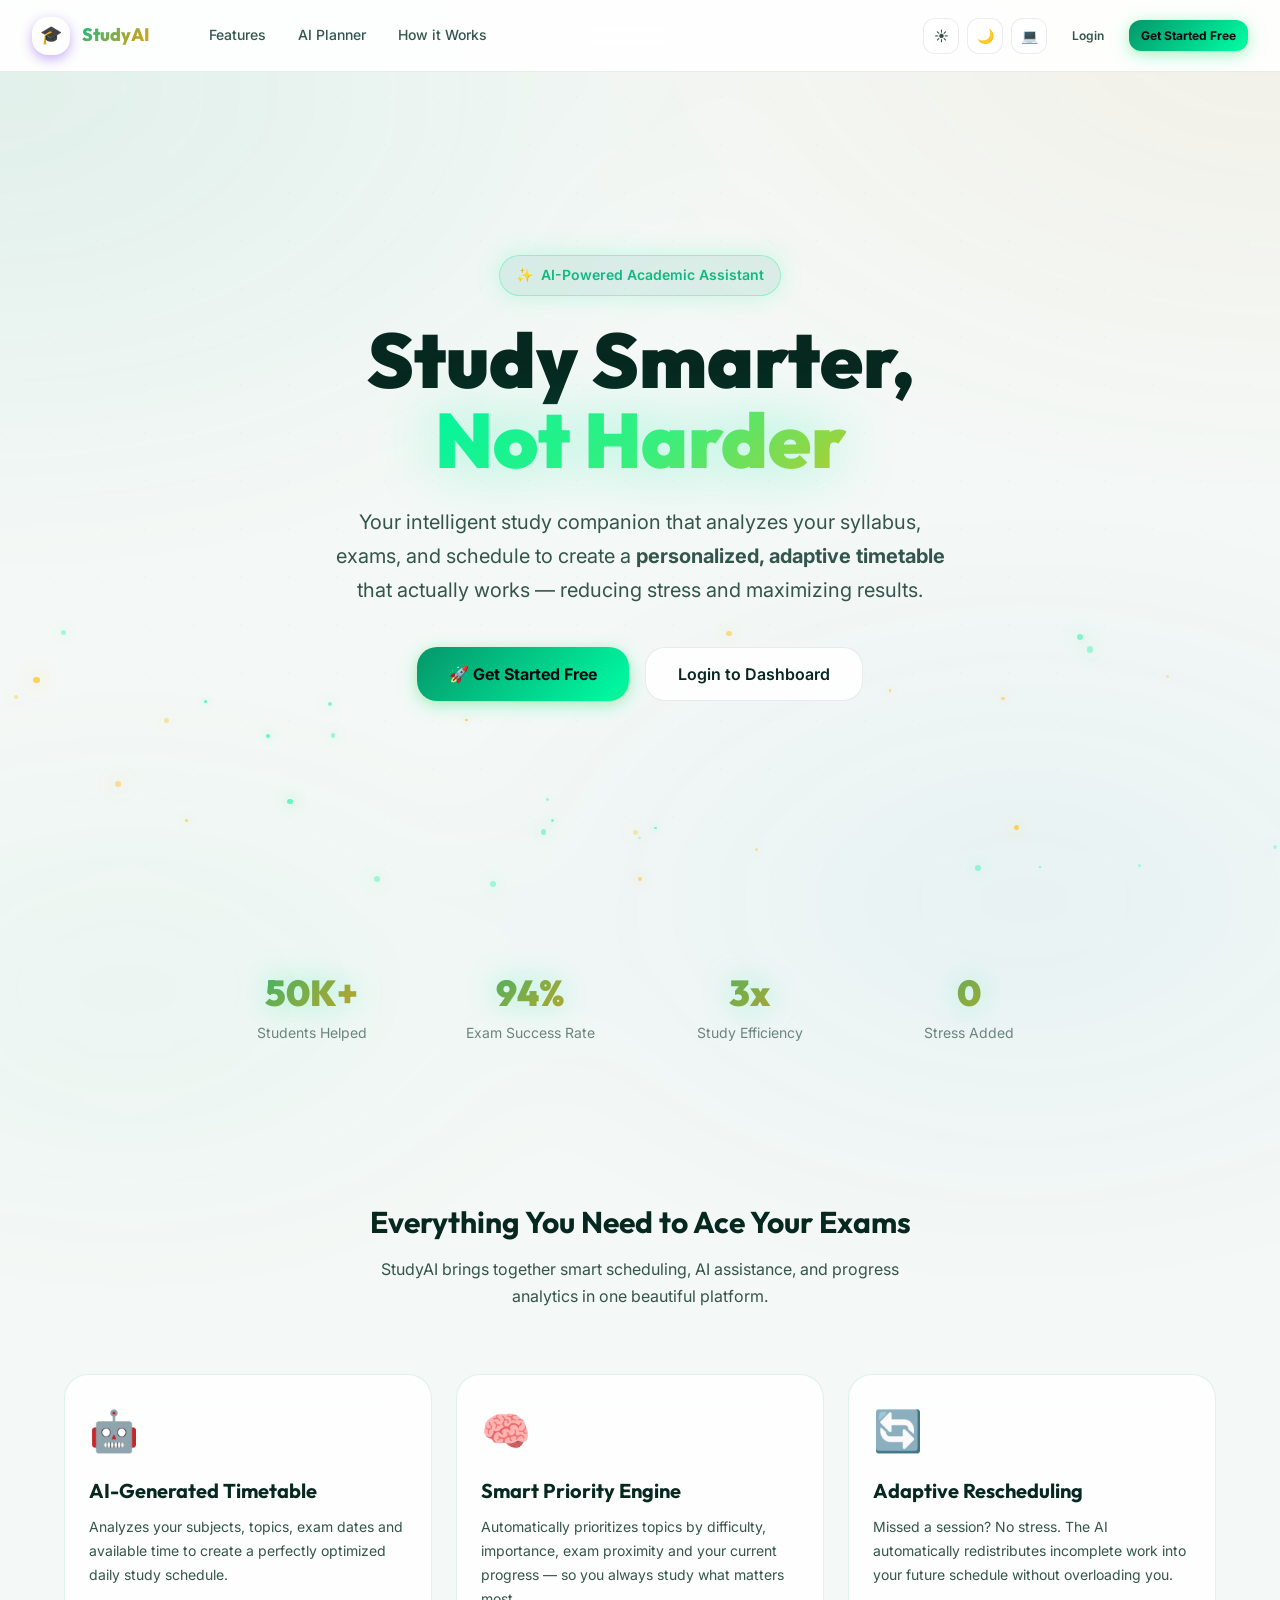
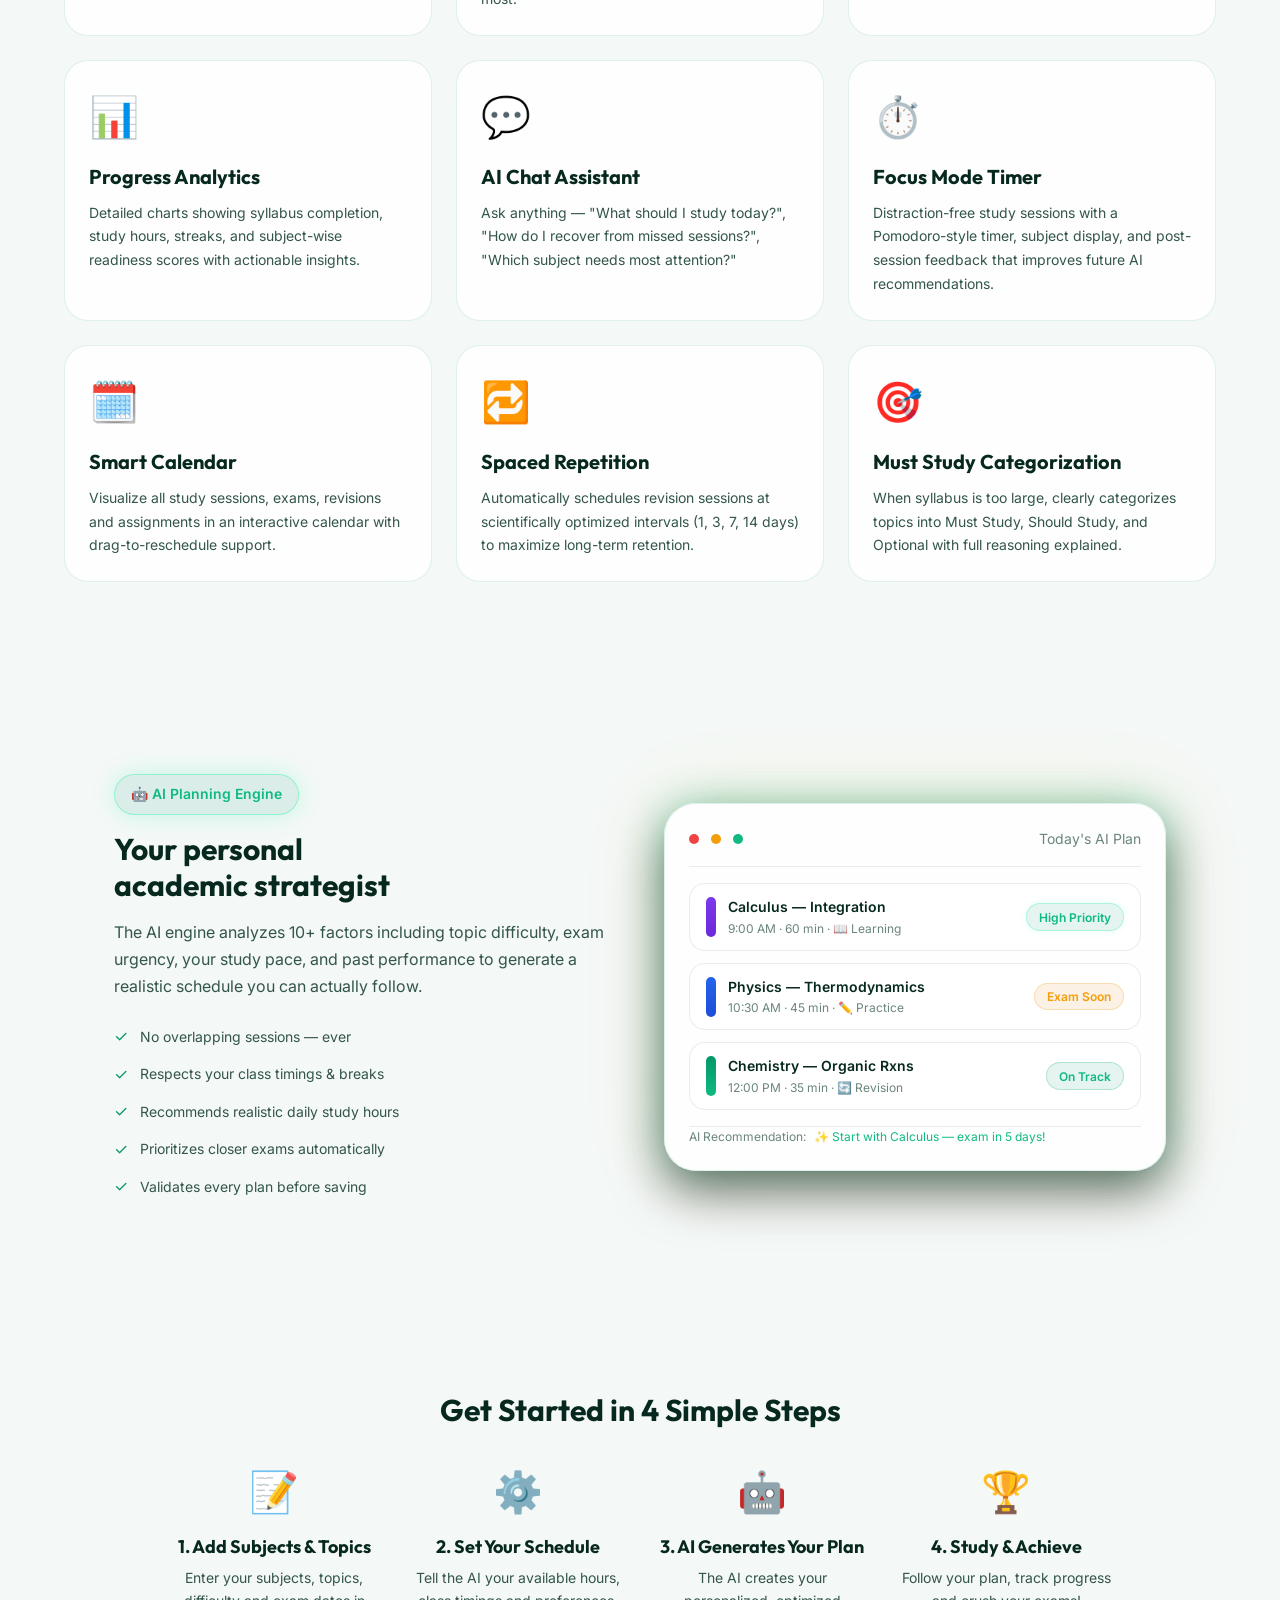
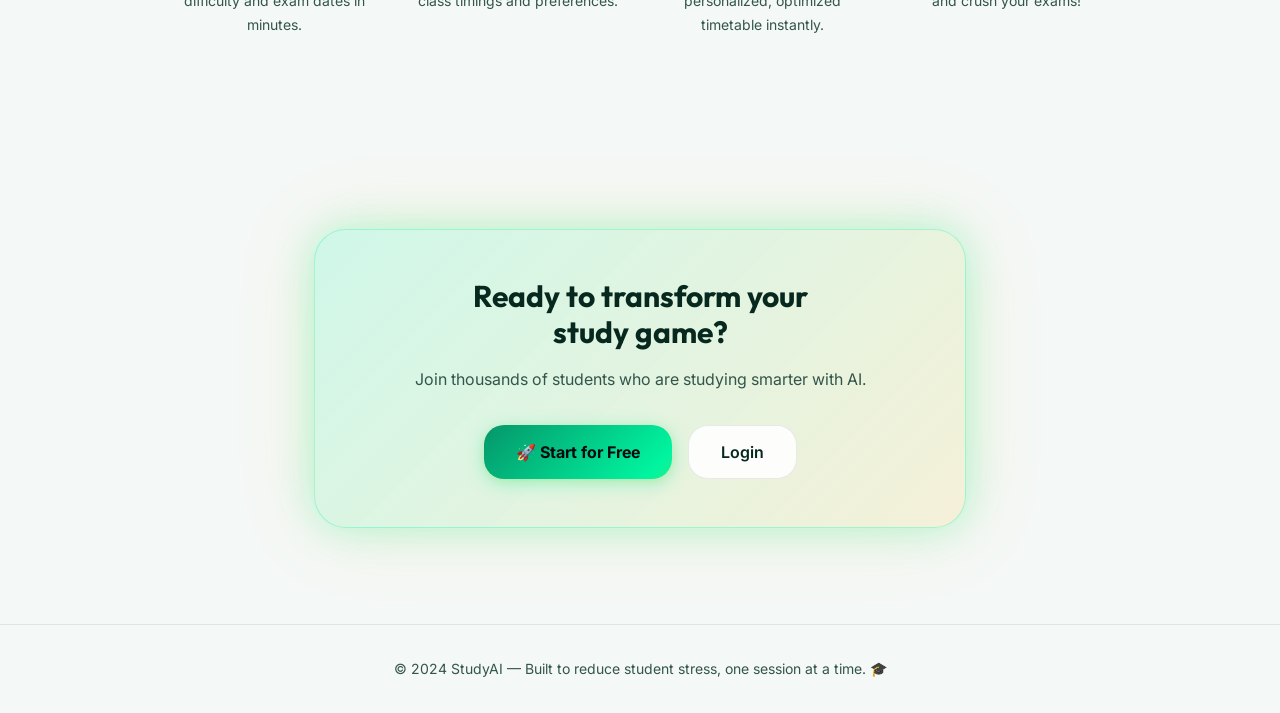
<file: frontend/index.html>
<!DOCTYPE html>
<html lang="en">
<head>
  <meta charset="UTF-8">
  <meta name="viewport" content="width=device-width, initial-scale=1.0">
  <title>StudyAI — Intelligent Academic Planner</title>
  <meta name="description" content="AI-powered study planner that creates personalized, adaptive timetables to help students study smarter and achieve their academic goals.">
  <link rel="stylesheet" href="css/variables.css">
  <link rel="stylesheet" href="css/themes.css">
  <link rel="stylesheet" href="css/base.css">
  <link rel="stylesheet" href="css/animations.css">
  <link rel="stylesheet" href="css/components.css">
  <style>
    /* ── HERO ─────────────────────────────────────────────── */
    .hero {
      min-height: 100vh;
      display: flex;
      flex-direction: column;
      position: relative;
      overflow: hidden;
    }

    /* Floating particles */
    .particles {
      position: fixed;
      inset: 0;
      pointer-events: none;
      z-index: 0;
      overflow: hidden;
    }
    .particle {
      position: absolute;
      width: 4px; height: 4px;
      border-radius: 50%;
      background: var(--primary-light);
      opacity: 0;
      animation: particleFloat linear infinite;
    }

    /* Nav */
    .landing-nav {
      position: fixed;
      top: 0; left: 0; right: 0;
      height: 72px;
      background: var(--nav-bg);
      backdrop-filter: blur(20px);
      border-bottom: 1px solid var(--border);
      z-index: var(--z-sticky);
      display: flex;
      align-items: center;
      padding: 0 var(--space-8);
      gap: var(--space-4);
    }
    .nav-links {
      display: flex;
      align-items: center;
      gap: var(--space-2);
      margin-left: var(--space-8);
    }
    .nav-link {
      color: var(--text-secondary);
      font-size: var(--text-sm);
      font-weight: var(--font-medium);
      padding: var(--space-2) var(--space-3);
      border-radius: var(--radius-md);
      transition: all var(--transition-fast);
    }
    .nav-link:hover { color: var(--text-primary); background: var(--bg-card); }
    .nav-actions { margin-left: auto; display: flex; align-items: center; gap: var(--space-3); }

    /* Hero content */
    .hero-content {
      flex: 1;
      display: flex;
      flex-direction: column;
      align-items: center;
      justify-content: center;
      text-align: center;
      padding: 120px var(--space-6) var(--space-16);
      position: relative;
      z-index: 1;
    }

    .hero-badge {
      display: inline-flex;
      align-items: center;
      gap: var(--space-2);
      background: var(--primary-bg);
      border: 1px solid rgba(0, 245, 160, 0.35);
      box-shadow: 0 0 24px rgba(0, 245, 160, 0.2);
      border-radius: var(--radius-full);
      padding: var(--space-2) var(--space-4);
      font-size: var(--text-sm);
      color: var(--primary-light);
      font-weight: var(--font-semibold);
      margin-bottom: var(--space-6);
      animation: fadeDown 0.6s ease forwards;
    }

    .hero-title {
      font-family: 'Outfit', sans-serif;
      font-size: clamp(2.5rem, 6vw, 5rem);
      font-weight: 900;
      line-height: 1.05;
      margin-bottom: var(--space-6);
      animation: fadeUp 0.7s ease 0.1s both;
    }

    .hero-title .gradient-text {
      background: linear-gradient(135deg, #00f5a0 0%, #38ef7d 30%, #ffb800 70%, #ff8800 100%);
      background-size: 200% auto;
      -webkit-background-clip: text;
      background-clip: text;
      -webkit-text-fill-color: transparent;
      filter: drop-shadow(0 0 30px rgba(0, 245, 160, 0.4));
      animation: gradientShift 5s ease infinite;
    }

    .hero-subtitle {
      font-size: clamp(1rem, 2vw, 1.25rem);
      color: var(--text-secondary);
      max-width: 620px;
      margin-bottom: var(--space-10);
      animation: fadeUp 0.7s ease 0.2s both;
    }

    .hero-actions {
      display: flex;
      gap: var(--space-4);
      flex-wrap: wrap;
      justify-content: center;
      animation: fadeUp 0.7s ease 0.3s both;
    }

    /* Feature cards grid */
    .features {
      padding: var(--space-24) var(--space-6);
      max-width: 1200px;
      margin: 0 auto;
      width: 100%;
    }

    .features-title {
      text-align: center;
      margin-bottom: var(--space-16);
    }

    .features-grid {
      display: grid;
      grid-template-columns: repeat(auto-fit, minmax(300px, 1fr));
      gap: var(--space-6);
    }

    .feature-card {
      background: var(--glass-bg);
      backdrop-filter: var(--glass-blur);
      border: 1px solid var(--glass-border);
      border-radius: var(--radius-2xl);
      padding: var(--space-6);
      transition: all var(--transition-base);
      animation: fadeUp 0.6s ease both;
    }

    .feature-card:hover {
      transform: translateY(-6px);
      box-shadow: var(--shadow-lg), 0 0 30px var(--ambient-1);
      border-color: var(--primary);
    }

    .feature-icon {
      font-size: 2.5rem;
      margin-bottom: var(--space-4);
      display: block;
    }

    .feature-title {
      font-family: 'Outfit', sans-serif;
      font-size: var(--text-xl);
      font-weight: var(--font-bold);
      margin-bottom: var(--space-3);
      color: var(--text-primary);
    }

    /* AI Showcase */
    .ai-showcase {
      padding: var(--space-24) var(--space-6);
      max-width: 1100px;
      margin: 0 auto;
    }

    .showcase-grid {
      display: grid;
      grid-template-columns: 1fr 1fr;
      gap: var(--space-12);
      align-items: center;
    }

    .showcase-mockup {
      background: var(--glass-bg);
      backdrop-filter: var(--glass-blur);
      border: 1px solid var(--glass-border);
      border-radius: var(--radius-3xl);
      padding: var(--space-6);
      animation: float 4s ease-in-out infinite;
      box-shadow: var(--shadow-xl), var(--shadow-glow-aurora);
    }

    .mockup-header {
      display: flex;
      align-items: center;
      gap: var(--space-3);
      margin-bottom: var(--space-4);
      padding-bottom: var(--space-4);
      border-bottom: 1px solid var(--border);
    }

    .mockup-dot {
      width: 10px; height: 10px;
      border-radius: 50%;
    }

    .mockup-session {
      background: var(--bg-card);
      border: 1px solid var(--border);
      border-radius: var(--radius-lg);
      padding: var(--space-3) var(--space-4);
      margin-bottom: var(--space-3);
      display: flex;
      align-items: center;
      gap: var(--space-3);
    }

    .mockup-color-dot {
      width: 10px; height: 40px;
      border-radius: var(--radius-full);
      flex-shrink: 0;
    }

    /* Stats banner */
    .stats-banner {
      display: grid;
      grid-template-columns: repeat(4, 1fr);
      gap: var(--space-6);
      max-width: 900px;
      margin: var(--space-16) auto;
      padding: 0 var(--space-6);
      text-align: center;
    }

    .stat-num {
      font-family: 'Outfit', sans-serif;
      font-size: var(--text-4xl);
      font-weight: 900;
      background: linear-gradient(135deg, var(--primary-light), var(--secondary-light));
      -webkit-background-clip: text;
      background-clip: text;
      -webkit-text-fill-color: transparent;
      filter: drop-shadow(0 0 15px rgba(0, 245, 160, 0.35));
    }

    /* CTA */
    .cta-section {
      padding: var(--space-24) var(--space-6);
      text-align: center;
      max-width: 700px;
      margin: 0 auto;
    }

    .cta-card {
      background: linear-gradient(135deg, rgba(0, 245, 160, 0.15), rgba(255, 184, 0, 0.12));
      border: 1px solid rgba(0, 245, 160, 0.3);
      border-radius: var(--radius-3xl);
      padding: var(--space-12) var(--space-8);
      box-shadow: var(--shadow-glow-aurora);
    }

    /* Footer */
    footer {
      border-top: 1px solid var(--border);
      padding: var(--space-8) var(--space-6);
      text-align: center;
      color: var(--text-muted);
      font-size: var(--text-sm);
    }

    @media (max-width: 768px) {
      .showcase-grid { grid-template-columns: 1fr; }
      .stats-banner { grid-template-columns: repeat(2, 1fr); }
      .nav-links { display: none; }
    }
  </style>
</head>
<body>

<!-- Particles -->
<div class="particles" id="particles" aria-hidden="true"></div>

<!-- Navigation -->
<nav class="landing-nav" role="navigation" aria-label="Main navigation">
  <a href="index.html" class="nav-logo" aria-label="StudyAI Home">
    <div class="nav-logo-icon" aria-hidden="true">🎓</div>
    <span class="nav-logo-text">StudyAI</span>
  </a>
  <div class="nav-links" role="menubar">
    <a href="#features" class="nav-link" role="menuitem">Features</a>
    <a href="#ai-planner" class="nav-link" role="menuitem">AI Planner</a>
    <a href="#how-it-works" class="nav-link" role="menuitem">How it Works</a>
  </div>
  <div class="nav-actions">
    <div class="flex gap-2" role="group" aria-label="Theme selection">
      <button class="btn btn-icon" data-theme-btn="light" title="Light mode" aria-label="Light mode">☀️</button>
      <button class="btn btn-icon" data-theme-btn="dark" title="Dark mode" aria-label="Dark mode">🌙</button>
      <button class="btn btn-icon" data-theme-btn="system" title="System mode" aria-label="System mode">💻</button>
    </div>
    <a href="auth/login.html" class="btn btn-ghost btn-sm" id="login-btn">Login</a>
    <a href="auth/signup.html" class="btn btn-primary btn-sm" id="signup-btn">Get Started Free</a>
  </div>
</nav>

<!-- Hero -->
<main>
  <section class="hero" aria-labelledby="hero-heading">
    <div class="hero-content">
      <div class="hero-badge" aria-label="AI-powered academic assistant">
        <span>✨</span> AI-Powered Academic Assistant
      </div>

      <h1 class="hero-title" id="hero-heading">
        Study Smarter,<br>
        <span class="gradient-text">Not Harder</span>
      </h1>

      <p class="hero-subtitle">
        Your intelligent study companion that analyzes your syllabus, exams, and schedule to create a
        <strong>personalized, adaptive timetable</strong> that actually works — reducing stress and maximizing results.
      </p>

      <div class="hero-actions">
        <a href="auth/signup.html" class="btn btn-primary btn-lg" id="get-started-btn">
          🚀 Get Started Free
        </a>
        <a href="auth/login.html" class="btn btn-secondary btn-lg" id="hero-login-btn">
          Login to Dashboard
        </a>
      </div>
    </div>
  </section>

  <!-- Stats -->
  <div class="stats-banner animate-fade-up" role="region" aria-label="App statistics">
    <div>
      <div class="stat-num">50K+</div>
      <div class="text-sm text-muted">Students Helped</div>
    </div>
    <div>
      <div class="stat-num">94%</div>
      <div class="text-sm text-muted">Exam Success Rate</div>
    </div>
    <div>
      <div class="stat-num">3x</div>
      <div class="text-sm text-muted">Study Efficiency</div>
    </div>
    <div>
      <div class="stat-num">0</div>
      <div class="text-sm text-muted">Stress Added</div>
    </div>
  </div>

  <!-- Features -->
  <section class="features" id="features" aria-labelledby="features-heading">
    <div class="features-title">
      <h2 id="features-heading">Everything You Need to <span class="gradient-text">Ace Your Exams</span></h2>
      <p class="text-secondary mt-4" style="max-width:560px;margin:var(--space-4) auto 0">
        StudyAI brings together smart scheduling, AI assistance, and progress analytics in one beautiful platform.
      </p>
    </div>

    <div class="features-grid stagger" role="list">
      <article class="feature-card" role="listitem">
        <span class="feature-icon" aria-hidden="true">🤖</span>
        <h3 class="feature-title">AI-Generated Timetable</h3>
        <p class="text-secondary text-sm">Analyzes your subjects, topics, exam dates and available time to create a perfectly optimized daily study schedule.</p>
      </article>

      <article class="feature-card" role="listitem">
        <span class="feature-icon" aria-hidden="true">🧠</span>
        <h3 class="feature-title">Smart Priority Engine</h3>
        <p class="text-secondary text-sm">Automatically prioritizes topics by difficulty, importance, exam proximity and your current progress — so you always study what matters most.</p>
      </article>

      <article class="feature-card" role="listitem">
        <span class="feature-icon" aria-hidden="true">🔄</span>
        <h3 class="feature-title">Adaptive Rescheduling</h3>
        <p class="text-secondary text-sm">Missed a session? No stress. The AI automatically redistributes incomplete work into your future schedule without overloading you.</p>
      </article>

      <article class="feature-card" role="listitem">
        <span class="feature-icon" aria-hidden="true">📊</span>
        <h3 class="feature-title">Progress Analytics</h3>
        <p class="text-secondary text-sm">Detailed charts showing syllabus completion, study hours, streaks, and subject-wise readiness scores with actionable insights.</p>
      </article>

      <article class="feature-card" role="listitem">
        <span class="feature-icon" aria-hidden="true">💬</span>
        <h3 class="feature-title">AI Chat Assistant</h3>
        <p class="text-secondary text-sm">Ask anything — "What should I study today?", "How do I recover from missed sessions?", "Which subject needs most attention?"</p>
      </article>

      <article class="feature-card" role="listitem">
        <span class="feature-icon" aria-hidden="true">⏱️</span>
        <h3 class="feature-title">Focus Mode Timer</h3>
        <p class="text-secondary text-sm">Distraction-free study sessions with a Pomodoro-style timer, subject display, and post-session feedback that improves future AI recommendations.</p>
      </article>

      <article class="feature-card" role="listitem">
        <span class="feature-icon" aria-hidden="true">🗓️</span>
        <h3 class="feature-title">Smart Calendar</h3>
        <p class="text-secondary text-sm">Visualize all study sessions, exams, revisions and assignments in an interactive calendar with drag-to-reschedule support.</p>
      </article>

      <article class="feature-card" role="listitem">
        <span class="feature-icon" aria-hidden="true">🔁</span>
        <h3 class="feature-title">Spaced Repetition</h3>
        <p class="text-secondary text-sm">Automatically schedules revision sessions at scientifically optimized intervals (1, 3, 7, 14 days) to maximize long-term retention.</p>
      </article>

      <article class="feature-card" role="listitem">
        <span class="feature-icon" aria-hidden="true">🎯</span>
        <h3 class="feature-title">Must Study Categorization</h3>
        <p class="text-secondary text-sm">When syllabus is too large, clearly categorizes topics into Must Study, Should Study, and Optional with full reasoning explained.</p>
      </article>
    </div>
  </section>

  <!-- AI Showcase -->
  <section class="ai-showcase" id="ai-planner" aria-labelledby="ai-heading">
    <div class="showcase-grid">
      <div>
        <div class="hero-badge" style="margin-bottom:var(--space-4)">🤖 AI Planning Engine</div>
        <h2 id="ai-heading" style="font-size:var(--text-3xl);margin-bottom:var(--space-4)">
          Your personal<br><span class="gradient-text">academic strategist</span>
        </h2>
        <p class="text-secondary" style="margin-bottom:var(--space-6)">
          The AI engine analyzes 10+ factors including topic difficulty, exam urgency, your study pace,
          and past performance to generate a realistic schedule you can actually follow.
        </p>
        <ul style="list-style:none;display:flex;flex-direction:column;gap:var(--space-3)" aria-label="AI engine features">
          <li class="flex items-center gap-3"><span style="color:var(--success)">✓</span> <span class="text-secondary text-sm">No overlapping sessions — ever</span></li>
          <li class="flex items-center gap-3"><span style="color:var(--success)">✓</span> <span class="text-secondary text-sm">Respects your class timings & breaks</span></li>
          <li class="flex items-center gap-3"><span style="color:var(--success)">✓</span> <span class="text-secondary text-sm">Recommends realistic daily study hours</span></li>
          <li class="flex items-center gap-3"><span style="color:var(--success)">✓</span> <span class="text-secondary text-sm">Prioritizes closer exams automatically</span></li>
          <li class="flex items-center gap-3"><span style="color:var(--success)">✓</span> <span class="text-secondary text-sm">Validates every plan before saving</span></li>
        </ul>
      </div>
      <div class="showcase-mockup" aria-label="Sample AI-generated timetable" role="img">
        <div class="mockup-header">
          <div class="mockup-dot" style="background:#ef4444" aria-hidden="true"></div>
          <div class="mockup-dot" style="background:#f59e0b" aria-hidden="true"></div>
          <div class="mockup-dot" style="background:#10b981" aria-hidden="true"></div>
          <span class="text-sm text-muted ml-auto">Today's AI Plan</span>
        </div>
        <div class="mockup-session" aria-label="Mathematics session 9:00 AM">
          <div class="mockup-color-dot" style="background:linear-gradient(180deg,#7c3aed,#6d28d9)" aria-hidden="true"></div>
          <div>
            <div class="text-sm font-semibold">Calculus — Integration</div>
            <div class="text-xs text-muted">9:00 AM · 60 min · 📖 Learning</div>
          </div>
          <span class="badge badge-primary ml-auto">High Priority</span>
        </div>
        <div class="mockup-session" aria-label="Physics revision 10:30 AM">
          <div class="mockup-color-dot" style="background:linear-gradient(180deg,#2563eb,#1d4ed8)" aria-hidden="true"></div>
          <div>
            <div class="text-sm font-semibold">Physics — Thermodynamics</div>
            <div class="text-xs text-muted">10:30 AM · 45 min · ✏️ Practice</div>
          </div>
          <span class="badge badge-warning ml-auto">Exam Soon</span>
        </div>
        <div class="mockup-session" aria-label="Chemistry revision 12:00 PM">
          <div class="mockup-color-dot" style="background:linear-gradient(180deg,#059669,#10b981)" aria-hidden="true"></div>
          <div>
            <div class="text-sm font-semibold">Chemistry — Organic Rxns</div>
            <div class="text-xs text-muted">12:00 PM · 35 min · 🔄 Revision</div>
          </div>
          <span class="badge badge-success ml-auto">On Track</span>
        </div>
        <div class="flex items-center gap-2 mt-4 pt-4" style="border-top:1px solid var(--border)">
          <div class="text-xs text-muted">AI Recommendation:</div>
          <div class="text-xs" style="color:var(--primary-light)">✨ Start with Calculus — exam in 5 days!</div>
        </div>
      </div>
    </div>
  </section>

  <!-- How it works -->
  <section style="padding:var(--space-24) var(--space-6);max-width:1000px;margin:0 auto" id="how-it-works" aria-labelledby="how-heading">
    <h2 class="text-center mb-8" id="how-heading">Get Started in <span class="gradient-text">4 Simple Steps</span></h2>
    <div style="display:grid;grid-template-columns:repeat(auto-fit,minmax(200px,1fr));gap:var(--space-6);text-align:center" role="list">
      <div role="listitem">
        <div style="font-size:2.5rem;margin-bottom:var(--space-3)" aria-hidden="true">📝</div>
        <h3 style="font-size:var(--text-lg);margin-bottom:var(--space-2)">1. Add Subjects & Topics</h3>
        <p class="text-secondary text-sm">Enter your subjects, topics, difficulty and exam dates in minutes.</p>
      </div>
      <div role="listitem">
        <div style="font-size:2.5rem;margin-bottom:var(--space-3)" aria-hidden="true">⚙️</div>
        <h3 style="font-size:var(--text-lg);margin-bottom:var(--space-2)">2. Set Your Schedule</h3>
        <p class="text-secondary text-sm">Tell the AI your available hours, class timings and preferences.</p>
      </div>
      <div role="listitem">
        <div style="font-size:2.5rem;margin-bottom:var(--space-3)" aria-hidden="true">🤖</div>
        <h3 style="font-size:var(--text-lg);margin-bottom:var(--space-2)">3. AI Generates Your Plan</h3>
        <p class="text-secondary text-sm">The AI creates your personalized, optimized timetable instantly.</p>
      </div>
      <div role="listitem">
        <div style="font-size:2.5rem;margin-bottom:var(--space-3)" aria-hidden="true">🏆</div>
        <h3 style="font-size:var(--text-lg);margin-bottom:var(--space-2)">4. Study & Achieve</h3>
        <p class="text-secondary text-sm">Follow your plan, track progress and crush your exams!</p>
      </div>
    </div>
  </section>

  <!-- CTA -->
  <section class="cta-section" aria-labelledby="cta-heading">
    <div class="cta-card">
      <h2 id="cta-heading" style="font-size:var(--text-3xl);margin-bottom:var(--space-4)">
        Ready to transform your<br><span class="gradient-text">study game?</span>
      </h2>
      <p class="text-secondary mb-8">Join thousands of students who are studying smarter with AI.</p>
      <div class="flex gap-4 justify-center flex-wrap">
        <a href="auth/signup.html" class="btn btn-primary btn-lg" id="cta-signup-btn">
          🚀 Start for Free
        </a>
        <a href="auth/login.html" class="btn btn-secondary btn-lg" id="cta-login-btn">
          Login
        </a>
      </div>
    </div>
  </section>
</main>

<footer role="contentinfo">
  <p>© 2024 StudyAI — Built to reduce student stress, one session at a time. 🎓</p>
</footer>

<div class="toast-container" id="toast-container" role="status" aria-live="polite"></div>

<script type="module">
  import { initTheme, getRoutePath } from './js/app.js';
  import { getToken, getUser } from './js/api.js';

  initTheme();

  // If logged in, update login button to point to dashboard, while keeping "Get Started" for new user sign-up
  const token = getToken();
  const user = getUser();
  if (token && user) {
    const dashUrl = getRoutePath('/dashboard/index.html');
    // Keep 1st button as "Get Started" pointing to signup (for new users to sign up)
    // Update the 2nd/login buttons to open the dashboard
    const heroLoginBtn = document.getElementById('hero-login-btn');
    if (heroLoginBtn) {
      heroLoginBtn.href = dashUrl;
      heroLoginBtn.textContent = 'Open Dashboard';
    }
    const loginBtn = document.getElementById('login-btn');
    if (loginBtn) {
      loginBtn.href = dashUrl;
      loginBtn.textContent = 'Dashboard';
    }
    const ctaLoginBtn = document.getElementById('cta-login-btn');
    if (ctaLoginBtn) {
      ctaLoginBtn.href = dashUrl;
      ctaLoginBtn.textContent = 'Open Dashboard';
    }
  }

  // Generate luminous floating particles
  const container = document.getElementById('particles');
  for (let i = 0; i < 35; i++) {
    const p = document.createElement('div');
    p.className = 'particle';
    const size = Math.random() * 5 + 2;
    const isEmerald = Math.random() > 0.4;
    const color = isEmerald ? 'rgba(0, 245, 160, 0.7)' : 'rgba(255, 184, 0, 0.7)';
    const glow = isEmerald ? 'rgba(0, 245, 160, 0.8)' : 'rgba(255, 184, 0, 0.8)';
    p.style.cssText = `
      left: ${Math.random() * 100}%;
      bottom: ${Math.random() * 30}%;
      width: ${size}px;
      height: ${size}px;
      border-radius: 50%;
      background: ${color};
      box-shadow: 0 0 ${size * 3}px ${glow};
      animation-duration: ${Math.random() * 14 + 8}s;
      animation-delay: ${Math.random() * 8}s;
      opacity: ${Math.random() * 0.6 + 0.3};
    `;
    container.appendChild(p);
  }

  // Smooth scroll for nav links
  document.querySelectorAll('a[href^="#"]').forEach(a => {
    a.addEventListener('click', e => {
      e.preventDefault();
      document.querySelector(a.getAttribute('href'))?.scrollIntoView({ behavior: 'smooth' });
    });
  });
</script>
</body>
</html>
</file>
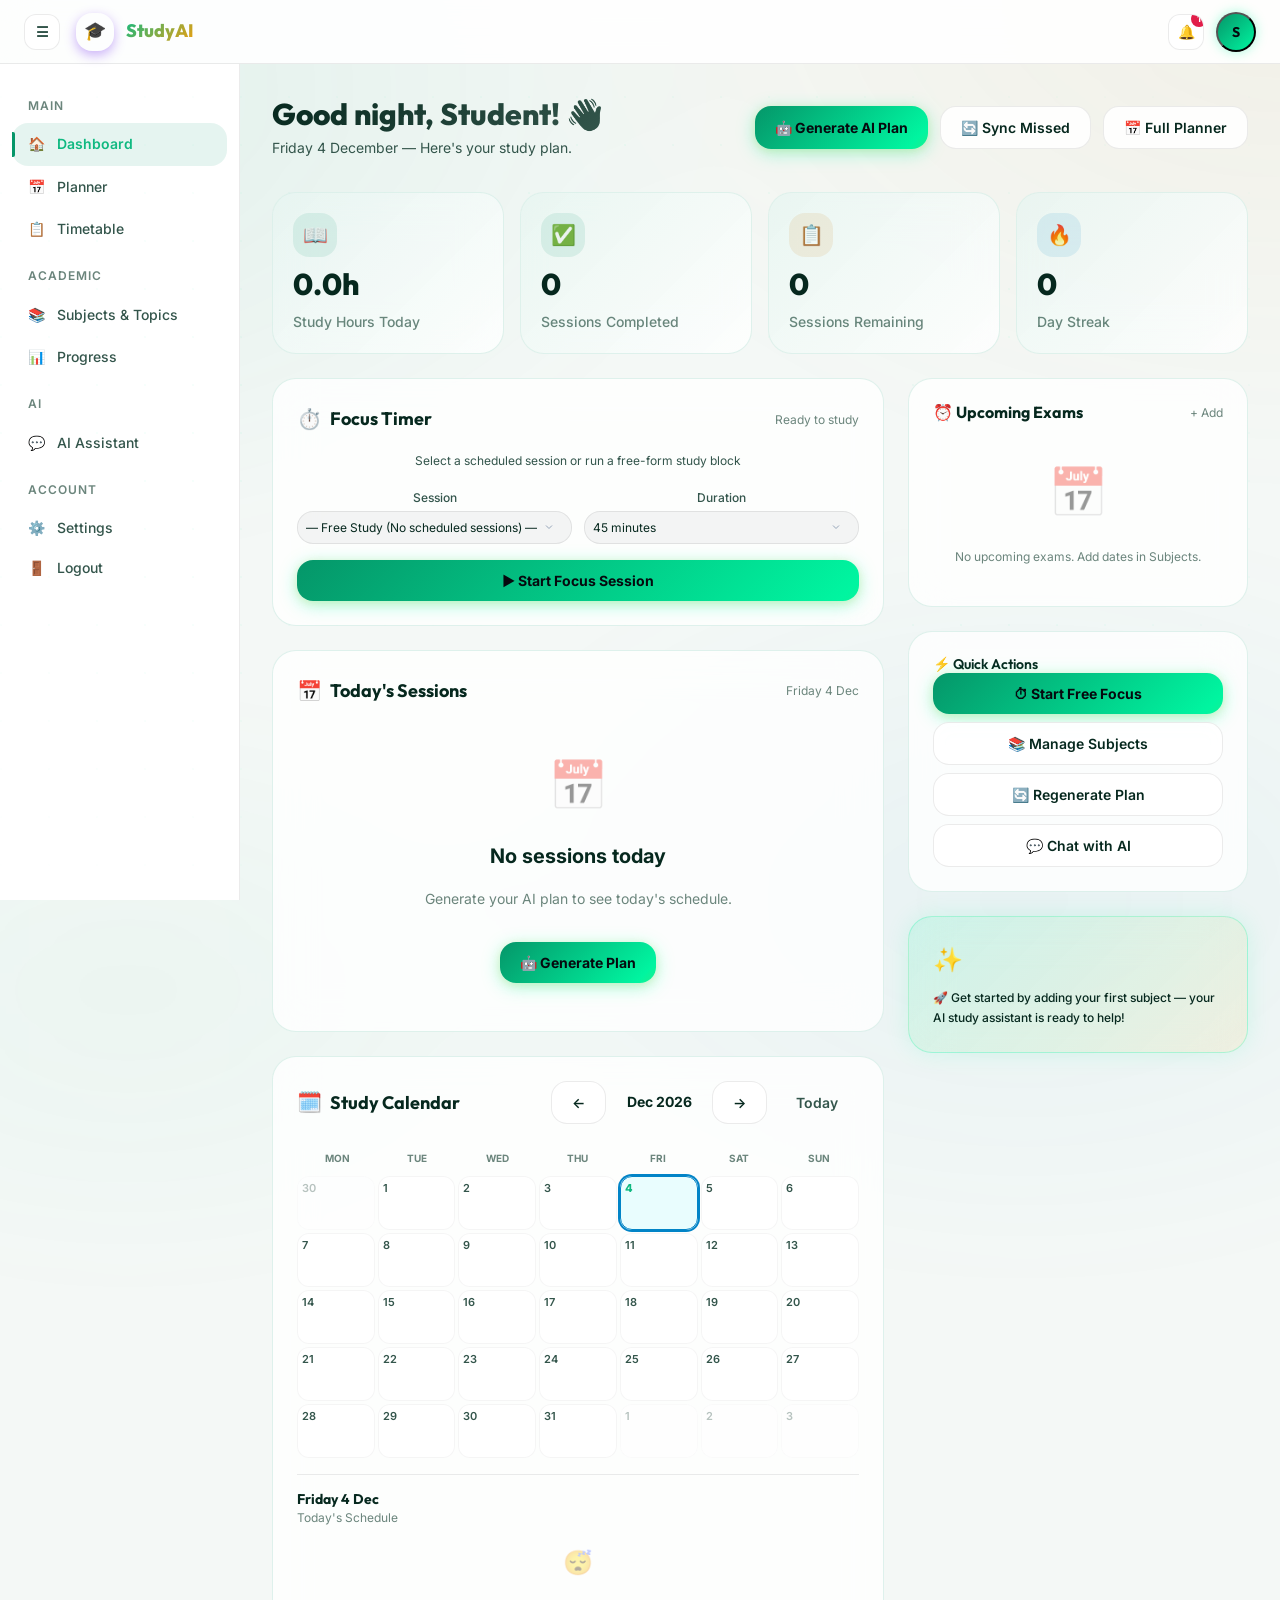
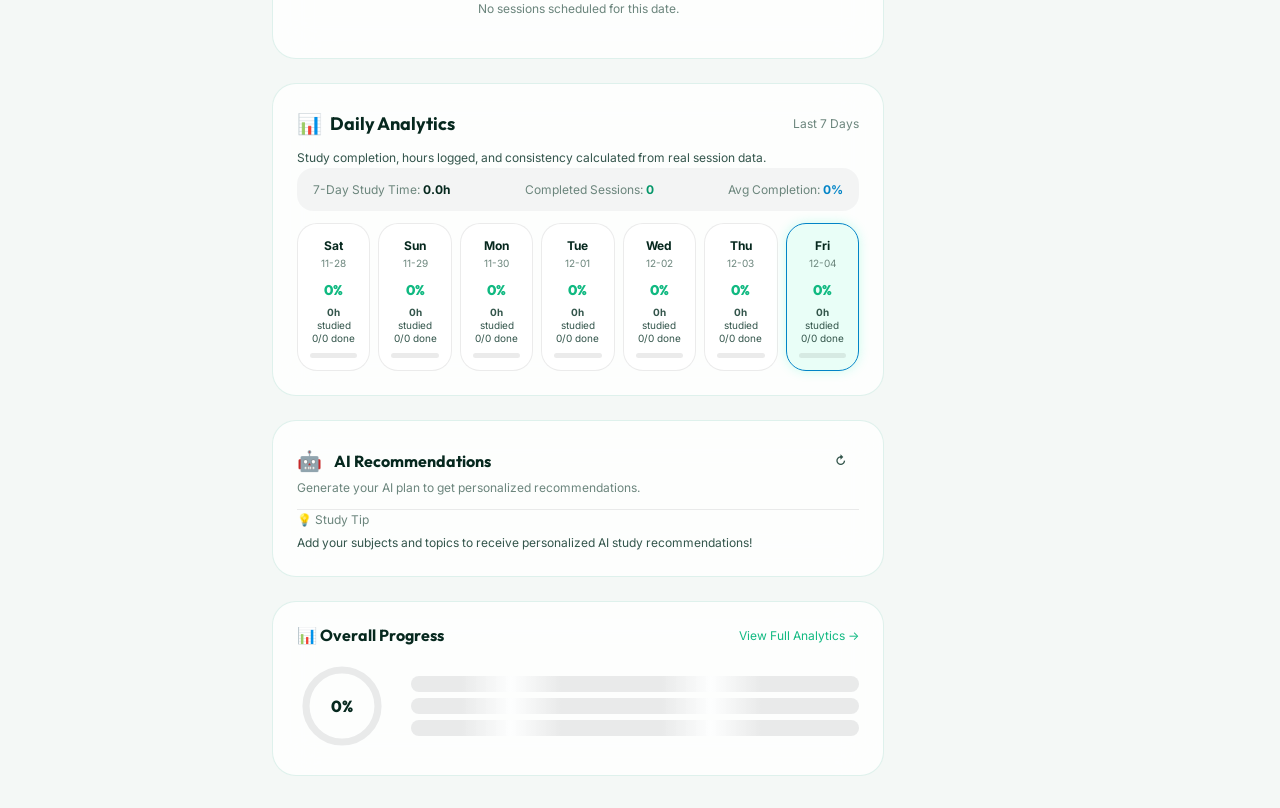
<file: frontend/calendar/index.html>
<!DOCTYPE html>
<html lang="en">
<head>
  <meta charset="UTF-8">
  <meta http-equiv="refresh" content="0; url=../dashboard/index.html">
  <title>Redirecting to Dashboard...</title>
  <script>
    const search = window.location.search || '';
    window.location.replace('../dashboard/index.html' + search);
  </script>
</head>
<body>
  <p>Redirecting to <a href="../dashboard/index.html">Dashboard</a>...</p>
</body>
</html>
</file>
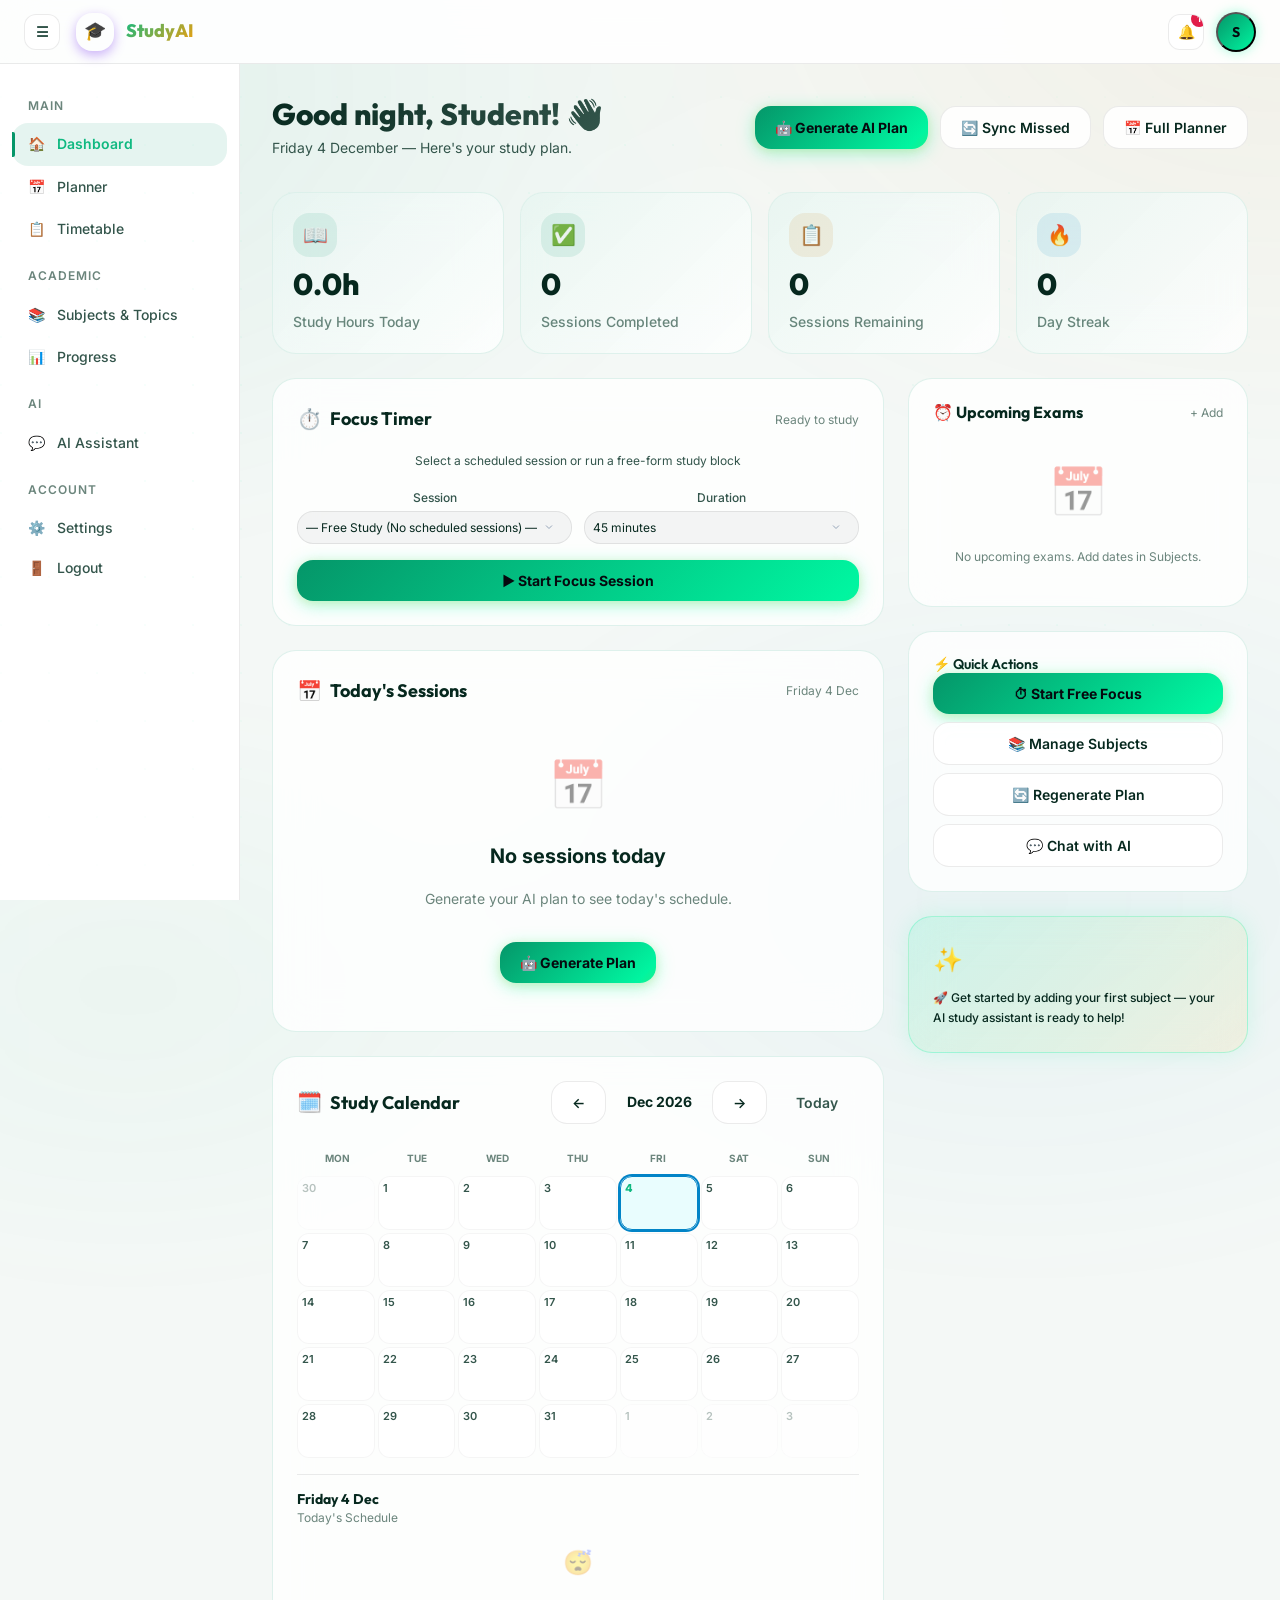
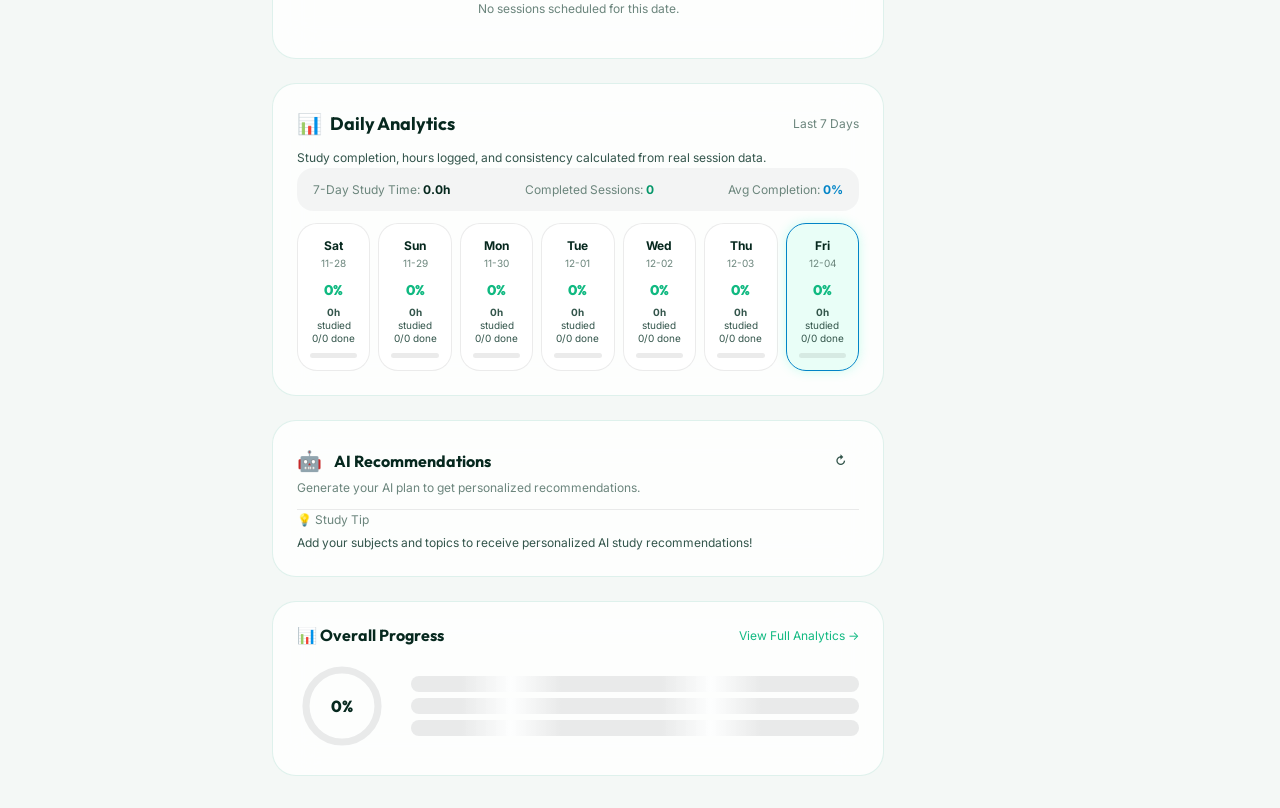
<file: frontend/dashboard/index.html>
<!DOCTYPE html>
<html lang="en">
<head>
  <meta charset="UTF-8">
  <meta name="viewport" content="width=device-width, initial-scale=1.0">
  <title>Dashboard — StudyAI</title>
  <link rel="stylesheet" href="../css/variables.css">
  <link rel="stylesheet" href="../css/themes.css">
  <link rel="stylesheet" href="../css/base.css">
  <link rel="stylesheet" href="../css/animations.css">
  <link rel="stylesheet" href="../css/components.css">
  <style>
    /* ── DASHBOARD LAYOUT & GRIDS ───────────────────────────── */
    .dash-grid { display: grid; grid-template-columns: repeat(4, 1fr); gap: var(--space-4); margin-bottom: var(--space-6); }
    .dash-main { display: grid; grid-template-columns: 1fr 340px; gap: var(--space-6); }
    .dash-column-left { display: flex; flex-direction: column; gap: var(--space-6); }
    .dash-column-right { display: flex; flex-direction: column; gap: var(--space-6); }

    /* ── SESSION CHECKBOX SYSTEM ────────────────────────────── */
    .session-card-dash {
      background: var(--bg-card);
      border: 1px solid var(--border);
      border-radius: var(--radius-xl);
      padding: var(--space-4);
      display: flex;
      align-items: center;
      gap: var(--space-3);
      margin-bottom: var(--space-3);
      transition: all var(--transition-base);
    }
    .session-card-dash:hover { border-color: var(--primary); background: var(--bg-card-hover); }
    .session-card-dash.completed {
      opacity: 0.65;
      background: rgba(0, 245, 160, 0.03);
      border-color: rgba(0, 245, 160, 0.2);
    }
    .session-card-dash.completed:hover { opacity: 0.9; }
    .session-card-dash.completed .session-topic-title {
      text-decoration: line-through;
      color: var(--text-muted);
    }
    .session-checkbox-wrapper { display: flex; align-items: center; justify-content: center; padding: 2px; }
    .session-checkbox {
      appearance: none;
      -webkit-appearance: none;
      width: 20px;
      height: 20px;
      border: 2px solid var(--border);
      border-radius: var(--radius-sm);
      background: var(--bg-input);
      cursor: pointer;
      display: grid;
      place-content: center;
      transition: all var(--transition-fast);
      position: relative;
    }
    .session-checkbox:checked {
      background: linear-gradient(135deg, var(--emerald-500), var(--primary));
      border-color: var(--primary);
      box-shadow: 0 0 10px rgba(0, 245, 160, 0.4);
    }
    .session-checkbox:checked::before {
      content: "✓";
      color: #06090e;
      font-size: 13px;
      font-weight: 900;
      line-height: 1;
    }
    .session-checkbox:hover { border-color: var(--primary); transform: scale(1.08); }
    .session-color-bar { width: 4px; height: 40px; border-radius: var(--radius-full); flex-shrink: 0; }

    /* ── FOCUS TIMER STYLES ─────────────────────────────────── */
    .focus-timer-container { text-align: center; }
    .timer-ring { position: relative; width: 220px; height: 220px; margin: 0 auto var(--space-4); }
    .timer-svg { width: 100%; height: 100%; transform: rotate(-90deg); }
    .timer-bg { fill: none; stroke: var(--border); stroke-width: 8; }
    .timer-progress { fill: none; stroke: url(#timerGrad); stroke-width: 8; stroke-linecap: round; stroke-dasharray: 678; stroke-dashoffset: 0; transition: stroke-dashoffset 1s linear, stroke 0.3s ease; }
    .timer-display { position: absolute; top: 50%; left: 50%; transform: translate(-50%, -50%); text-align: center; }
    .timer-time { font-family: 'JetBrains Mono', monospace; font-size: var(--text-4xl); font-weight: 700; color: var(--text-primary); line-height: 1; }
    .timer-label { font-size: var(--text-xs); color: var(--text-muted); margin-top: var(--space-1); text-transform: uppercase; letter-spacing: 0.05em; }
    .subject-tag { background: var(--primary-bg); border: 1px solid rgba(0, 245, 160, 0.3); border-radius: var(--radius-full); padding: var(--space-1) var(--space-4); display: inline-flex; align-items: center; gap: var(--space-2); font-size: var(--text-xs); font-weight: var(--font-semibold); margin-bottom: var(--space-3); }
    .controls { display: flex; gap: var(--space-3); justify-content: center; margin-top: var(--space-4); }
    .control-btn { width: 50px; height: 50px; border-radius: 50%; font-size: 20px; display: flex; align-items: center; justify-content: center; border: none; cursor: pointer; transition: all var(--transition-spring); }
    .control-btn:hover { transform: scale(1.1); }
    .control-btn:active { transform: scale(0.95); }
    .feedback-options { display: flex; gap: var(--space-3); justify-content: center; margin-top: var(--space-3); flex-wrap: wrap; }
    .focus-feedback-btn { padding: var(--space-2) var(--space-4); border-radius: var(--radius-lg); border: 1px solid var(--border); cursor: pointer; font-size: var(--text-xs); font-weight: var(--font-medium); background: var(--bg-card); color: var(--text-secondary); transition: all var(--transition-fast); }
    .focus-feedback-btn:hover, .focus-feedback-btn.selected { border-color: var(--primary); background: var(--primary-bg); color: var(--primary-light); }

    /* ── COMPACT CALENDAR STYLES ────────────────────────────── */
    .dash-calendar-card { overflow: hidden; }
    .dash-cal-header-bar { display: flex; align-items: center; justify-content: space-between; margin-bottom: var(--space-3); }
    .dash-cal-grid { display: grid; grid-template-columns: repeat(7, 1fr); gap: 3px; }
    .dash-cal-dows { display: grid; grid-template-columns: repeat(7, 1fr); text-align: center; margin-bottom: var(--space-2); }
    .dash-cal-dow { font-size: 10px; font-weight: 700; color: var(--text-muted); text-transform: uppercase; padding: 2px; }
    .dash-cal-cell {
      background: var(--bg-card);
      border: 1px solid var(--border-subtle);
      border-radius: var(--radius-md);
      min-height: 54px;
      padding: 3px 4px;
      cursor: pointer;
      display: flex;
      flex-direction: column;
      justify-content: space-between;
      transition: all var(--transition-fast);
    }
    .dash-cal-cell:hover { border-color: var(--primary); background: var(--primary-bg); }
    .dash-cal-cell.today { border-color: var(--primary); background: rgba(0, 245, 160, 0.08); box-shadow: 0 0 10px rgba(0, 245, 160, 0.15); }
    .dash-cal-cell.other-month { opacity: 0.35; }
    .dash-cal-cell.selected { border-color: var(--accent); box-shadow: 0 0 0 2px var(--accent); background: rgba(0, 242, 254, 0.08); }
    .dash-cal-day-num { font-size: 11px; font-weight: 600; color: var(--text-secondary); }
    .dash-cal-cell.today .dash-cal-day-num { color: var(--primary-light); font-weight: 800; }
    .dash-cal-dots { display: flex; gap: 2px; flex-wrap: wrap; margin-top: 2px; align-items: center; }
    .dash-cal-dot { width: 5px; height: 5px; border-radius: 50%; display: inline-block; }
    .dash-cal-dot.completed { opacity: 0.45; }
    .dash-cal-more { font-size: 8px; color: var(--text-muted); line-height: 1; }
    .dash-cal-session-count { font-size: 8px; text-align: right; line-height: 1; margin-top: 1px; }
    .dash-cal-tick-badge {
      font-size: 10px;
      font-weight: 800;
      padding: 1px 5px;
      border-radius: var(--radius-sm);
      display: inline-flex;
      align-items: center;
      justify-content: center;
      gap: 2px;
      margin-top: 2px;
      line-height: 1.2;
      transition: all var(--transition-fast);
    }
    .dash-cal-tick-badge.all-completed {
      background: linear-gradient(135deg, var(--emerald-500), var(--primary));
      color: #06090e;
      box-shadow: 0 0 8px rgba(0, 245, 160, 0.4);
    }
    .dash-cal-tick-badge.partial-completed {
      background: rgba(0, 245, 160, 0.15);
      color: var(--primary-light);
      border: 1px solid rgba(0, 245, 160, 0.3);
    }
    .dash-cal-legend-bar { display: flex; gap: var(--space-3); flex-wrap: wrap; margin-bottom: var(--space-3); }
    .dash-cal-legend-item { display: inline-flex; align-items: center; gap: 4px; }
    .dash-cal-legend-dot { width: 8px; height: 8px; border-radius: 2px; }

    /* Selected Day Panel inside Calendar */
    .dash-selected-day-container {
      margin-top: var(--space-4);
      padding-top: var(--space-4);
      border-top: 1px solid var(--border);
    }
    .selected-day-session-card {
      background: var(--bg-input);
      border: 1px solid var(--border-subtle);
      border-radius: var(--radius-lg);
      padding: var(--space-3);
      display: flex;
      align-items: center;
      gap: var(--space-3);
      margin-bottom: var(--space-2);
      transition: all var(--transition-fast);
    }
    .selected-day-session-card:hover { border-color: var(--border); background: var(--bg-card-hover); }
    .selected-day-session-card.completed {
      opacity: 0.65;
      background: rgba(0, 245, 160, 0.03);
    }
    .selected-day-session-card.completed:hover { opacity: 0.9; }

    /* ── DAILY ANALYTICS STYLES ─────────────────────────────── */
    .daily-analytics-grid { display: grid; grid-template-columns: repeat(7, 1fr); gap: var(--space-2); margin-top: var(--space-3); }
    .analytics-day-card {
      background: var(--bg-card);
      border: 1px solid var(--border);
      border-radius: var(--radius-xl);
      padding: var(--space-3);
      display: flex;
      flex-direction: column;
      align-items: center;
      text-align: center;
      cursor: pointer;
      transition: all var(--transition-fast);
    }
    .analytics-day-card:hover { border-color: var(--primary); transform: translateY(-2px); }
    .analytics-day-card.selected { border-color: var(--primary); background: rgba(0, 245, 160, 0.08); box-shadow: 0 0 12px rgba(0, 245, 160, 0.2); }
    .analytics-day-card.today { border-color: var(--accent); }
    .analytics-day-header { font-size: var(--text-xs); font-weight: 700; color: var(--text-primary); }
    .analytics-day-sub { font-size: 10px; color: var(--text-muted); margin-bottom: var(--space-2); }
    .analytics-pct-badge {
      font-size: var(--text-sm);
      font-weight: 800;
      color: var(--primary-light);
      margin-bottom: var(--space-1);
      font-family: 'Outfit', sans-serif;
    }
    .analytics-stat-line { font-size: 10px; color: var(--text-secondary); line-height: 1.3; }
    .analytics-progress-mini { width: 100%; height: 5px; background: var(--border); border-radius: var(--radius-full); overflow: hidden; margin-top: var(--space-2); }
    .analytics-progress-fill { height: 100%; background: linear-gradient(90deg, var(--emerald-500), var(--primary)); border-radius: var(--radius-full); transition: width 0.4s ease; }
    .analytics-summary-strip {
      display: flex;
      align-items: center;
      justify-content: space-between;
      flex-wrap: wrap;
      gap: var(--space-3);
      padding: var(--space-3) var(--space-4);
      background: var(--bg-input);
      border-radius: var(--radius-lg);
      margin-bottom: var(--space-3);
    }

    /* ── EXAMS & MISC ───────────────────────────────────────── */
    .exam-card { display: flex; align-items: center; gap: var(--space-4); padding: var(--space-4); background: var(--bg-card); border: 1px solid var(--border); border-radius: var(--radius-xl); margin-bottom: var(--space-3); }
    .exam-countdown { font-family: 'Outfit', sans-serif; font-size: var(--text-2xl); font-weight: 900; line-height: 1; }
    .ai-rec-item { padding: var(--space-3); background: var(--bg-card); border-radius: var(--radius-lg); border: 1px solid var(--border); margin-bottom: var(--space-2); font-size: var(--text-sm); }
    .ring-chart { position: relative; display: flex; align-items: center; justify-content: center; }
    .ring-center { position: absolute; text-align: center; }

    /* Responsive */
    @media (max-width: 1100px) {
      .dash-grid { grid-template-columns: repeat(2, 1fr); }
      .dash-main { grid-template-columns: 1fr; }
      .daily-analytics-grid { grid-template-columns: repeat(4, 1fr); }
    }
    @media (max-width: 650px) {
      .dash-grid { grid-template-columns: 1fr 1fr; }
      .daily-analytics-grid { grid-template-columns: repeat(2, 1fr); }
      .dash-cal-cell { min-height: 44px; padding: 2px; }
    }
  </style>
</head>
<body>
<!-- Top Nav -->
<nav class="nav" role="navigation" aria-label="Top navigation">
  <button id="sidebar-toggle" class="btn btn-icon" aria-label="Toggle sidebar">☰</button>
  <a href="index.html" class="nav-logo"><div class="nav-logo-icon">🎓</div><span class="nav-logo-text">StudyAI</span></a>
  <div class="ml-auto flex items-center gap-3">
    <div style="position:relative">
      <button class="btn btn-icon" id="notif-btn" aria-label="Notifications" style="position:relative">
        <span>🔔</span>
        <span id="notif-badge" class="hidden" style="position:absolute;top:-4px;right:-4px;background:var(--danger);color:#fff;font-size:9px;border-radius:50%;width:16px;height:16px;display:flex;align-items:center;justify-content:center;font-weight:700"></span>
      </button>
      <div id="notif-dropdown" class="card hidden" style="position:absolute;top:calc(100% + 8px);right:0;width:340px;max-height:420px;overflow-y:auto;z-index:var(--z-popover);box-shadow:var(--shadow-xl);padding:var(--space-3)">
      </div>
    </div>
    <div style="position:relative">
      <button class="avatar avatar-md" id="user-menu-btn" aria-label="User menu" data-user-avatar>S</button>
    </div>
  </div>
</nav>

<!-- Sidebar: Main (Dashboard, Planner), Academic, AI, Account -->
<aside class="sidebar" role="navigation" aria-label="Main navigation">
  <div class="sidebar-section">Main</div>
  <a href="index.html" class="sidebar-item active" aria-current="page"><span>🏠</span> Dashboard</a>
  <a href="../planner/index.html" class="sidebar-item"><span>📅</span> Planner</a>
  <a href="../timetable/index.html" class="sidebar-item"><span>📋</span> Timetable</a>
  <div class="sidebar-section">Academic</div>
  <a href="../subjects/index.html" class="sidebar-item"><span>📚</span> Subjects & Topics</a>
  <a href="../progress/index.html" class="sidebar-item"><span>📊</span> Progress</a>
  <div class="sidebar-section">AI</div>
  <a href="../ai-chat/index.html" class="sidebar-item"><span>💬</span> AI Assistant</a>
  <div class="sidebar-section" style="margin-top:auto">Account</div>
  <a href="../settings/index.html" class="sidebar-item"><span>⚙️</span> Settings</a>
  <button class="sidebar-item" data-logout><span>🚪</span> Logout</button>
</aside>

<!-- Main Dashboard Page -->
<main class="page-with-sidebar" role="main">
  <!-- Header -->
  <div class="page-header">
    <div class="flex items-center justify-between flex-wrap gap-4">
      <div>
        <h1 class="page-title" id="greeting-text">Good morning! 👋</h1>
        <p class="text-secondary text-sm mt-1" id="greeting-sub">Here's your study plan for today.</p>
      </div>
      <div class="flex gap-3 flex-wrap">
        <button class="btn btn-primary" id="gen-plan-header-btn" aria-label="Generate AI Study Plan">🤖 Generate AI Plan</button>
        <button class="btn btn-secondary" id="redistribute-btn" aria-label="Redistribute missed sessions">🔄 Sync Missed</button>
        <a href="../planner/index.html" class="btn btn-secondary" aria-label="View full planner">📅 Full Planner</a>
      </div>
    </div>
  </div>

  <!-- Stats Grid -->
  <section class="dash-grid stagger" aria-label="Study stats" role="region">
    <div class="stat-card animate-fade-up">
      <div class="stat-icon" style="background:var(--primary-bg)">📖</div>
      <div class="stat-value" id="stat-hours">--</div>
      <div class="stat-label" id="stat-hours-label">Study Hours Today</div>
    </div>
    <div class="stat-card animate-fade-up">
      <div class="stat-icon" style="background:var(--success-bg)">✅</div>
      <div class="stat-value" id="stat-completed">--</div>
      <div class="stat-label">Sessions Completed</div>
    </div>
    <div class="stat-card animate-fade-up">
      <div class="stat-icon" style="background:var(--warning-bg)">📋</div>
      <div class="stat-value" id="stat-remaining">--</div>
      <div class="stat-label">Sessions Remaining</div>
    </div>
    <div class="stat-card animate-fade-up">
      <div class="stat-icon" style="background:var(--accent-bg)">🔥</div>
      <div class="stat-value" id="stat-streak">--</div>
      <div class="stat-label">Day Streak</div>
    </div>
  </section>

  <!-- Main layout -->
  <div class="dash-main">
    <!-- Left Column -->
    <div class="dash-column-left">
      <!-- 1. Focus Timer Card -->
      <section class="card animate-fade-up" id="focus-timer-card" aria-label="Focus Timer">
        <div class="flex items-center justify-between mb-4">
          <div class="flex items-center gap-2">
            <span style="font-size:1.25rem">⏱️</span>
            <h2 style="font-size:var(--text-lg);font-weight:700;color:var(--text-primary)">Focus Timer</h2>
          </div>
          <span class="text-xs text-muted" id="focus-card-status">Ready to study</span>
        </div>

        <div class="focus-timer-container">
          <!-- Setup Panel -->
          <div id="focus-setup-panel" class="setup-panel animate-fade-up">
            <p class="text-secondary text-xs mb-4">Select a scheduled session or run a free-form study block</p>
            <div class="grid grid-cols-1 md:grid-cols-2 gap-3 mb-4 text-left" style="display:grid;grid-template-columns:repeat(auto-fit, minmax(200px, 1fr));gap:var(--space-3)">
              <div class="form-group">
                <label class="form-label" for="focus-session-select" style="font-size:var(--text-xs)">Session</label>
                <select id="focus-session-select" class="form-input form-select" style="font-size:var(--text-xs);padding:var(--space-2)" aria-label="Select study session">
                  <option value="">— Loading sessions... —</option>
                </select>
              </div>
              <div class="form-group">
                <label class="form-label" for="focus-duration-select" style="font-size:var(--text-xs)">Duration</label>
                <select id="focus-duration-select" class="form-input form-select" style="font-size:var(--text-xs);padding:var(--space-2)" aria-label="Session duration">
                  <option value="25">25 minutes (Pomodoro)</option>
                  <option value="45" selected>45 minutes</option>
                  <option value="60">60 minutes</option>
                  <option value="90">90 minutes</option>
                  <option value="120">2 hours</option>
                </select>
              </div>
            </div>
            <button class="btn btn-primary btn-md w-full" id="focus-start-btn" aria-label="Start focus session">▶ Start Focus Session</button>
          </div>

          <!-- Active Timer Panel -->
          <div id="focus-timer-panel" class="hidden animate-scale-bounce">
            <div id="focus-subject-tag" class="subject-tag" role="status" aria-live="polite">
              <span id="focus-subject-color" style="width:8px;height:8px;border-radius:50%;background:var(--primary)" aria-hidden="true"></span>
              <span id="focus-topic">Study Session</span>
            </div>
            <div class="text-xs text-muted mb-2" id="focus-type">📖 Learning Session</div>

            <div class="timer-ring" role="timer" aria-label="Study timer" aria-live="off">
              <svg class="timer-svg" viewBox="0 0 240 240" aria-hidden="true">
                <defs>
                  <linearGradient id="timerGrad" x1="0%" y1="0%" x2="100%" y2="0%">
                    <stop offset="0%" style="stop-color:#00f5a0"/>
                    <stop offset="100%" style="stop-color:#ffb800"/>
                  </linearGradient>
                </defs>
                <circle class="timer-bg" cx="120" cy="120" r="108"/>
                <circle class="timer-progress" id="focus-timer-ring-el" cx="120" cy="120" r="108"/>
              </svg>
              <div class="timer-display">
                <div class="timer-time" id="focus-timer-display" aria-label="Time remaining">45:00</div>
                <div class="timer-label" id="focus-timer-state-label">Focus</div>
              </div>
            </div>

            <div class="controls" role="group" aria-label="Timer controls">
              <button class="control-btn" id="focus-pause-btn"
                style="background:var(--bg-card);border:1px solid var(--border);color:var(--text-primary)"
                aria-label="Pause timer">⏸</button>
              <button class="control-btn" id="focus-complete-btn"
                style="background:linear-gradient(135deg,var(--emerald-500),var(--cyan-500));color:#06090e;font-weight:800"
                aria-label="Complete session">✓</button>
              <button class="control-btn" id="focus-abandon-btn"
                style="background:var(--danger-bg);border:1px solid rgba(244,63,94,0.3);color:var(--danger)"
                aria-label="Abandon session">✕</button>
            </div>

            <div class="mt-3 text-xs text-muted" id="focus-progress-text" role="status" aria-live="polite">0 min studied · 0% complete</div>
          </div>

          <!-- Feedback Panel -->
          <div id="focus-feedback-panel" class="hidden animate-fade-up">
            <div style="font-size:2.5rem;margin-bottom:var(--space-2)">🎉</div>
            <h3 style="font-size:var(--text-xl);font-weight:800;margin-bottom:var(--space-1)">Session Complete!</h3>
            <p class="text-secondary text-xs mb-4">How did it go? Your feedback helps the AI tune your revision schedule.</p>
            <div class="feedback-options" role="group" aria-label="Session feedback">
              <button class="focus-feedback-btn" data-rating="easy" aria-label="Session was easy">😌 Easy</button>
              <button class="focus-feedback-btn" data-rating="neutral" aria-label="Session was neutral">😊 Neutral</button>
              <button class="focus-feedback-btn" data-rating="hard" aria-label="Session was hard">😓 Hard</button>
            </div>
            <div class="form-group mt-3 text-left">
              <textarea id="focus-feedback-notes" class="form-input" rows="2" placeholder="Optional notes for AI tuning..." style="resize:vertical;font-size:var(--text-xs)" aria-label="Session notes"></textarea>
            </div>
            <div class="flex gap-2 mt-3">
              <button class="btn btn-primary btn-sm flex-1" id="focus-submit-feedback-btn" aria-label="Submit feedback">Submit & Continue</button>
              <button class="btn btn-ghost btn-sm" id="focus-skip-feedback-btn" aria-label="Skip feedback">Skip</button>
            </div>
          </div>
        </div>
      </section>

      <!-- 2. Today's Sessions Section -->
      <section class="card animate-fade-up" aria-label="Today's Timetable">
        <div class="flex items-center justify-between mb-4">
          <div class="flex items-center gap-2">
            <span style="font-size:1.25rem">📅</span>
            <h2 style="font-size:var(--text-lg);font-weight:700">Today's Sessions</h2>
          </div>
          <span class="text-xs text-muted" id="today-date"></span>
        </div>

        <div id="today-sessions" role="list" aria-label="Today's study sessions" aria-live="polite">
          <!-- Skeleton -->
          <div class="skeleton skeleton-card" style="height:70px;margin-bottom:8px"></div>
          <div class="skeleton skeleton-card" style="height:70px;margin-bottom:8px"></div>
          <div class="skeleton skeleton-card" style="height:70px"></div>
        </div>
      </section>

      <!-- 3. Calendar & Selected Day Section -->
      <section class="card dash-calendar-card animate-fade-up" aria-label="Schedule Calendar">
        <div class="dash-cal-header-bar">
          <div class="flex items-center gap-2">
            <span style="font-size:1.25rem">🗓️</span>
            <h2 style="font-size:var(--text-lg);font-weight:700">Study Calendar</h2>
          </div>
          <div class="flex items-center gap-2">
            <button class="btn btn-secondary btn-xs" id="dash-cal-prev-btn" aria-label="Previous month">←</button>
            <span id="dash-cal-month-label" style="font-size:var(--text-sm);font-weight:700;color:var(--text-primary);min-width:90px;text-align:center"></span>
            <button class="btn btn-secondary btn-xs" id="dash-cal-next-btn" aria-label="Next month">→</button>
            <button class="btn btn-ghost btn-xs" id="dash-cal-today-btn" aria-label="Go to today">Today</button>
          </div>
        </div>

        <!-- Legend -->
        <div class="dash-cal-legend-bar" id="dash-cal-legend" role="list" aria-label="Subject Legend"></div>

        <!-- Month Grid -->
        <div class="dash-cal-dows" role="row">
          <div class="dash-cal-dow" role="columnheader">Mon</div>
          <div class="dash-cal-dow" role="columnheader">Tue</div>
          <div class="dash-cal-dow" role="columnheader">Wed</div>
          <div class="dash-cal-dow" role="columnheader">Thu</div>
          <div class="dash-cal-dow" role="columnheader">Fri</div>
          <div class="dash-cal-dow" role="columnheader">Sat</div>
          <div class="dash-cal-dow" role="columnheader">Sun</div>
        </div>
        <div class="dash-cal-grid" id="dash-cal-grid" role="grid" aria-label="Monthly study schedule grid"></div>

        <!-- Selected Day Sessions -->
        <div class="dash-selected-day-container" role="region" aria-label="Selected Day Sessions">
          <div class="flex items-center justify-between mb-3">
            <div>
              <h3 style="font-size:var(--text-sm);font-weight:700;color:var(--text-primary)" id="dash-selected-day-title">Selected Day</h3>
              <p class="text-xs text-muted" id="dash-selected-day-subtitle">Click a day on the calendar to view or manage sessions</p>
            </div>
          </div>
          <div id="dash-selected-day-sessions" role="list" aria-live="polite">
            <div class="text-xs text-muted text-center py-4">Select a date on the calendar above</div>
          </div>
        </div>
      </section>

      <!-- 4. Daily Analytics Section -->
      <section class="card animate-fade-up" id="daily-analytics-section" aria-label="Daily Analytics">
        <div class="flex items-center justify-between mb-2">
          <div class="flex items-center gap-2">
            <span style="font-size:1.25rem">📊</span>
            <h2 style="font-size:var(--text-lg);font-weight:700">Daily Analytics</h2>
          </div>
          <span class="text-xs text-muted">Last 7 Days</span>
        </div>
        <p class="text-secondary text-xs mb-3">Study completion, hours logged, and consistency calculated from real session data.</p>

        <!-- Summary Strip -->
        <div class="analytics-summary-strip" id="analytics-summary-strip">
          <div class="text-xs"><span class="text-muted">7-Day Study Time:</span> <strong id="summary-study-hours" class="text-primary-light">0.0h</strong></div>
          <div class="text-xs"><span class="text-muted">Completed Sessions:</span> <strong id="summary-completed-count" class="text-success">0</strong></div>
          <div class="text-xs"><span class="text-muted">Avg Completion:</span> <strong id="summary-avg-pct" style="color:var(--accent)">0%</strong></div>
        </div>

        <!-- 7-Day Cards Grid -->
        <div class="daily-analytics-grid" id="daily-analytics-grid" role="list" aria-label="7-Day breakdown">
          <!-- Populated by JS -->
        </div>
      </section>

      <!-- 5. AI Recommendations -->
      <section class="card animate-fade-up" aria-label="AI Recommendations">
        <div class="flex items-center gap-3 mb-3">
          <span style="font-size:1.25rem">🤖</span>
          <h3 style="font-size:var(--text-base);font-weight:700;color:var(--text-primary)">AI Recommendations</h3>
          <button class="btn btn-ghost btn-sm ml-auto" id="refresh-rec" aria-label="Refresh recommendations">↻</button>
        </div>
        <div id="ai-recommendations" aria-live="polite">
          <div class="skeleton skeleton-text" style="margin-bottom:8px"></div>
          <div class="skeleton skeleton-text sm" style="margin-bottom:8px"></div>
          <div class="skeleton skeleton-text xs"></div>
        </div>
        <div class="mt-3 pt-3" style="border-top:1px solid var(--border)">
          <div class="text-xs text-muted mb-1">💡 Study Tip</div>
          <div id="study-tip" class="text-xs text-secondary"></div>
        </div>
      </section>

      <!-- 6. Overall Progress -->
      <section class="card animate-fade-up" aria-label="Overall Progress">
        <div class="flex items-center justify-between mb-4">
          <h3 style="font-size:var(--text-base);font-weight:700;color:var(--text-primary)">📊 Overall Progress</h3>
          <a href="../progress/index.html" class="text-xs" style="color:var(--primary-light)">View Full Analytics →</a>
        </div>
        <div class="flex items-center gap-6">
          <div class="ring-chart" style="width:90px;height:90px" aria-label="Overall completion percentage">
            <svg width="90" height="90" viewBox="0 0 100 100" aria-hidden="true">
              <circle cx="50" cy="50" r="40" fill="none" stroke="var(--border)" stroke-width="8"/>
              <circle id="progress-ring" cx="50" cy="50" r="40" fill="none" stroke="url(#grad)" stroke-width="8"
                stroke-linecap="round" stroke-dasharray="251.2" stroke-dashoffset="251.2"
                transform="rotate(-90 50 50)" style="transition:stroke-dashoffset 1.2s ease"/>
              <defs>
                <linearGradient id="grad" x1="0%" y1="0%" x2="100%" y2="0%">
                  <stop offset="0%" style="stop-color:#00f5a0"/>
                  <stop offset="100%" style="stop-color:#ffb800"/>
                </linearGradient>
              </defs>
            </svg>
            <div class="ring-center">
              <div style="font-family:'Outfit',sans-serif;font-size:var(--text-base);font-weight:800;color:var(--text-primary)" id="ring-pct">0%</div>
            </div>
          </div>
          <div style="flex:1" id="subject-progress-bars">
            <div class="skeleton skeleton-text" style="margin-bottom:6px"></div>
            <div class="skeleton skeleton-text" style="margin-bottom:6px"></div>
            <div class="skeleton skeleton-text"></div>
          </div>
        </div>
      </section>
    </div>

    <!-- Right Column: Exams & Quick Actions -->
    <div class="dash-column-right">
      <!-- Upcoming Exams -->
      <section class="card animate-fade-up" aria-label="Upcoming Exams">
        <div class="flex items-center justify-between mb-4">
          <h2 style="font-size:var(--text-base);font-weight:700">⏰ Upcoming Exams</h2>
          <a href="../subjects/index.html" class="text-xs text-muted">+ Add</a>
        </div>
        <div id="upcoming-exams" aria-label="Upcoming exams list" aria-live="polite">
          <div class="skeleton skeleton-card" style="height:80px;margin-bottom:10px"></div>
          <div class="skeleton skeleton-card" style="height:80px"></div>
        </div>
      </section>

      <!-- Quick Actions -->
      <section class="card animate-fade-up" aria-label="Quick Actions">
        <h3 class="font-semibold mb-3 text-sm" style="color:var(--text-primary)">⚡ Quick Actions</h3>
        <div style="display:flex;flex-direction:column;gap:var(--space-2)">
          <button class="btn btn-primary w-full" id="quick-start-focus-btn">⏱ Start Free Focus</button>
          <a href="../subjects/index.html" class="btn btn-secondary w-full">📚 Manage Subjects</a>
          <button class="btn btn-secondary w-full" id="regen-plan-btn" aria-label="Regenerate study plan">🔄 Regenerate Plan</button>
          <a href="../ai-chat/index.html" class="btn btn-secondary w-full">💬 Chat with AI</a>
        </div>
      </section>

      <!-- Motivational card -->
      <div class="card animate-fade-up" style="background:linear-gradient(135deg,rgba(0,245,160,0.12),rgba(255,184,0,0.08));border-color:rgba(0,245,160,0.25);box-shadow:0 0 25px rgba(0,245,160,0.12)">
        <div style="font-size:1.5rem;margin-bottom:var(--space-2)">✨</div>
        <p class="text-xs" style="color:var(--text-primary);font-weight:var(--font-medium)" id="motivational-msg">
          Consistency is the key to mastery. Stay on track!
        </p>
      </div>
    </div>
  </div>
</main>

<div class="toast-container" id="toast-container" role="status" aria-live="polite"></div>

<script type="module" src="../js/dashboard.js"></script>
</body>
</html>
</file>
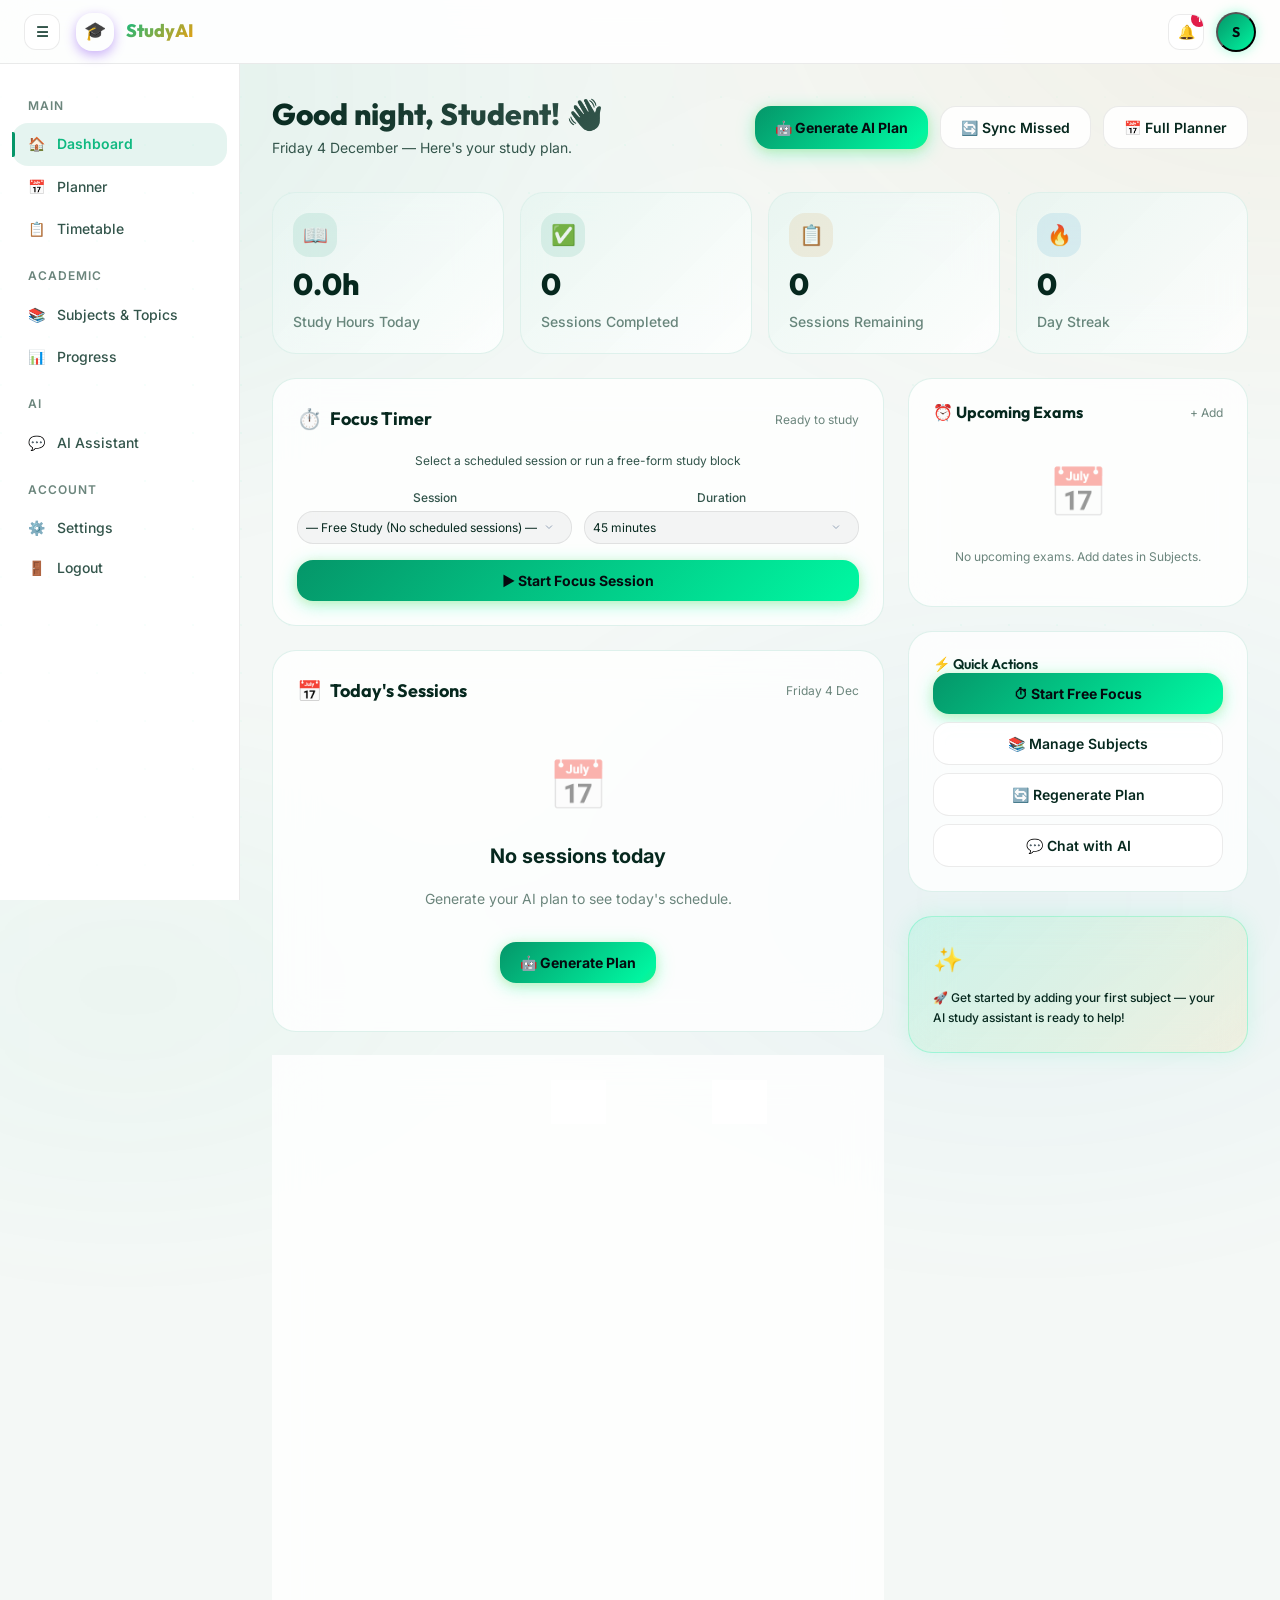
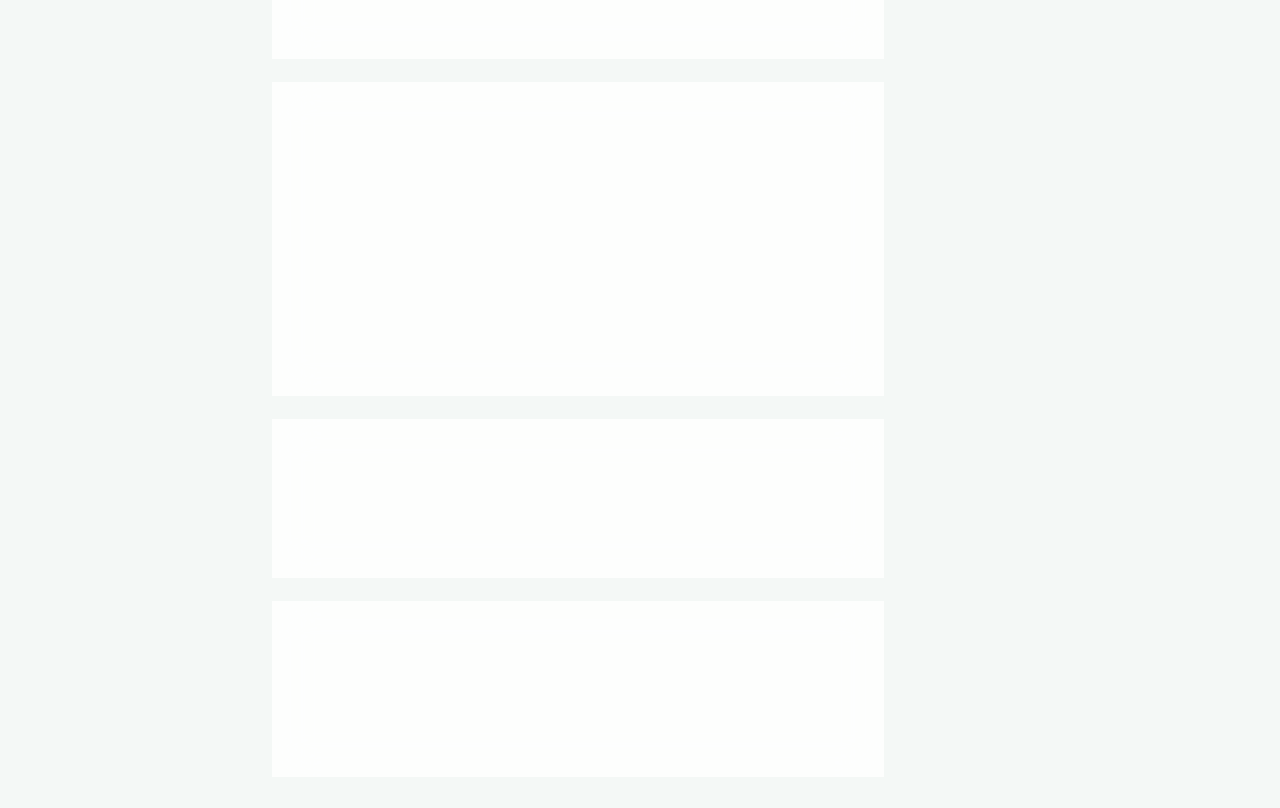
<file: frontend/onboarding/index.html>
<!DOCTYPE html>
<html lang="en">
<head>
  <meta charset="UTF-8">
  <meta name="viewport" content="width=device-width, initial-scale=1.0">
  <title>Setup Your Profile — StudyAI</title>
  <link rel="stylesheet" href="../css/variables.css">
  <link rel="stylesheet" href="../css/themes.css">
  <link rel="stylesheet" href="../css/base.css">
  <link rel="stylesheet" href="../css/animations.css">
  <link rel="stylesheet" href="../css/components.css">
  <style>
    body { min-height: 100vh; display: flex; flex-direction: column; }

    .onboarding-layout {
      flex: 1;
      display: grid;
      grid-template-columns: 280px 1fr;
      min-height: 100vh;
    }

    .onboarding-sidebar {
      background: var(--sidebar-bg);
      border-right: 1px solid var(--border);
      padding: var(--space-8) var(--space-6);
      display: flex;
      flex-direction: column;
    }

    .step-list { list-style: none; display: flex; flex-direction: column; gap: var(--space-2); margin-top: var(--space-8); }

    .step-item {
      display: flex;
      align-items: center;
      gap: var(--space-3);
      padding: var(--space-3) var(--space-4);
      border-radius: var(--radius-lg);
      transition: all var(--transition-fast);
    }
    .step-item.active { background: var(--primary-bg); }
    .step-item.completed { opacity: 0.7; }

    .step-num {
      width: 28px; height: 28px;
      border-radius: 50%;
      background: var(--border);
      color: var(--text-muted);
      display: flex; align-items: center; justify-content: center;
      font-size: var(--text-xs);
      font-weight: var(--font-bold);
      flex-shrink: 0;
      transition: all var(--transition-base);
    }
    .step-item.active .step-num { background: var(--primary); color: #06090e; box-shadow: var(--shadow-glow-emerald); }
    .step-item.completed .step-num { background: var(--success); color: #fff; }

    .onboarding-main {
      display: flex;
      flex-direction: column;
      align-items: center;
      justify-content: center;
      padding: var(--space-12) var(--space-8);
      overflow-y: auto;
    }

    .onboarding-form-box {
      width: 100%;
      max-width: 680px;
      animation: fadeUp 0.4s ease;
    }

    .step-panel { display: none; }
    .step-panel.active { display: block; }

    .step-header { margin-bottom: var(--space-8); }
    .step-header h2 { font-size: var(--text-2xl); font-weight: 800; margin-bottom: var(--space-2); }

    .subjects-list { display: flex; flex-direction: column; gap: var(--space-3); margin-bottom: var(--space-4); }

    .subject-row {
      background: var(--bg-card);
      border: 1px solid var(--border);
      border-radius: var(--radius-xl);
      padding: var(--space-4);
      display: grid;
      grid-template-columns: 1fr 1fr auto auto;
      gap: var(--space-3);
      align-items: end;
      transition: all var(--transition-fast);
    }
    .subject-row:hover { border-color: var(--primary); }

    .color-swatch {
      width: 32px; height: 32px;
      border-radius: var(--radius-md);
      cursor: pointer;
      border: 2px solid transparent;
      transition: all var(--transition-fast);
    }
    .color-swatch.selected { border-color: #fff; transform: scale(1.15); }

    .color-picker-row { display: flex; gap: var(--space-2); flex-wrap: wrap; margin-top: var(--space-2); }

    .topics-container { display: flex; flex-direction: column; gap: var(--space-4); }

    .subject-topics-group {
      background: var(--bg-card);
      border: 1px solid var(--border);
      border-radius: var(--radius-xl);
      overflow: hidden;
    }

    .subject-header {
      padding: var(--space-4);
      background: var(--bg-surface-2);
      border-bottom: 1px solid var(--border);
      display: flex;
      align-items: center;
      gap: var(--space-3);
    }

    .topic-row {
      padding: var(--space-4);
      border-bottom: 1px solid var(--border-subtle);
      display: grid;
      grid-template-columns: 1fr auto auto auto auto;
      gap: var(--space-3);
      align-items: center;
    }
    .topic-row:last-child { border-bottom: none; }

    .class-timings-list { display: flex; flex-direction: column; gap: var(--space-3); }

    .timing-row {
      background: var(--bg-card);
      border: 1px solid var(--border);
      border-radius: var(--radius-lg);
      padding: var(--space-4);
      display: grid;
      grid-template-columns: 1fr 1fr 1fr auto;
      gap: var(--space-3);
      align-items: end;
    }

    .progress-track {
      background: var(--border);
      height: 4px;
      border-radius: var(--radius-full);
      overflow: hidden;
      margin-bottom: var(--space-8);
    }

    .progress-indicator {
      height: 100%;
      background: linear-gradient(90deg, var(--primary), var(--secondary));
      border-radius: var(--radius-full);
      transition: width 0.5s ease;
    }

    .step-nav {
      display: flex;
      justify-content: space-between;
      align-items: center;
      margin-top: var(--space-8);
      padding-top: var(--space-6);
      border-top: 1px solid var(--border);
    }

    @media (max-width: 768px) {
      .onboarding-layout { grid-template-columns: 1fr; }
      .onboarding-sidebar { display: none; }
      .subject-row { grid-template-columns: 1fr; }
      .topic-row { grid-template-columns: 1fr; }
      .timing-row { grid-template-columns: 1fr; }
    }
  </style>
</head>
<body>
<div class="onboarding-layout">
  <!-- Sidebar steps -->
  <aside class="onboarding-sidebar" role="navigation" aria-label="Onboarding steps">
    <a href="../index.html" class="nav-logo" aria-label="StudyAI home">
      <div class="nav-logo-icon">🎓</div>
      <span class="nav-logo-text">StudyAI</span>
    </a>
    <p class="text-sm text-muted mt-3">Let's set up your personalized study planner</p>

    <ol class="step-list" role="list" id="step-list">
      <li class="step-item active" data-step="1" role="listitem">
        <div class="step-num" aria-label="Step 1">1</div>
        <div>
          <div class="text-sm font-semibold" style="color:var(--text-primary)">Personal Info</div>
          <div class="text-xs text-muted">College, year, goals</div>
        </div>
      </li>
      <li class="step-item" data-step="2" role="listitem">
        <div class="step-num" aria-label="Step 2">2</div>
        <div>
          <div class="text-sm font-semibold">Subjects</div>
          <div class="text-xs text-muted">Add your subjects</div>
        </div>
      </li>
      <li class="step-item" data-step="3" role="listitem">
        <div class="step-num" aria-label="Step 3">3</div>
        <div>
          <div class="text-sm font-semibold">Topics</div>
          <div class="text-xs text-muted">Topics per subject</div>
        </div>
      </li>
      <li class="step-item" data-step="4" role="listitem">
        <div class="step-num" aria-label="Step 4">4</div>
        <div>
          <div class="text-sm font-semibold">Schedule</div>
          <div class="text-xs text-muted">Availability & timings</div>
        </div>
      </li>
      <li class="step-item" data-step="5" role="listitem">
        <div class="step-num" aria-label="Step 5">5</div>
        <div>
          <div class="text-sm font-semibold">Goals</div>
          <div class="text-xs text-muted">Academic goals</div>
        </div>
      </li>
      <li class="step-item" data-step="6" role="listitem">
        <div class="step-num" aria-label="Step 6">6</div>
        <div>
          <div class="text-sm font-semibold">Review & Generate</div>
          <div class="text-xs text-muted">Create your AI plan</div>
        </div>
      </li>
    </ol>
  </aside>

  <!-- Main content -->
  <main class="onboarding-main">
    <div class="onboarding-form-box">
      <!-- Progress bar -->
      <div class="progress-track" role="progressbar" aria-valuenow="1" aria-valuemin="1" aria-valuemax="6" aria-label="Setup progress">
        <div class="progress-indicator" id="progress-indicator" style="width:16.6%"></div>
      </div>

      <!-- Step 1: Personal Info -->
      <div class="step-panel active" id="step-1" role="region" aria-labelledby="step1-title">
        <div class="step-header">
          <div class="badge badge-primary mb-4">Step 1 of 6</div>
          <h2 id="step1-title">Tell us about yourself 👋</h2>
          <p class="text-secondary text-sm">Help us personalize your experience</p>
        </div>
        <div style="display:grid;grid-template-columns:1fr 1fr;gap:var(--space-4)">
          <div class="form-group">
            <label class="form-label" for="student-name">Your Name *</label>
            <input type="text" id="student-name" class="form-input" placeholder="e.g. Md Rizwan" required autocomplete="name">
          </div>
          <div class="form-group">
            <label class="form-label" for="student-email">Email</label>
            <input type="email" id="student-email" class="form-input" placeholder="e.g. you@email.com" autocomplete="email">
          </div>
          <div class="form-group" style="grid-column:1/-1">
            <label class="form-label" for="college">College / School Name</label>
            <input type="text" id="college" class="form-input" placeholder="e.g. Delhi University" autocomplete="organization">
          </div>
          <div class="form-group">
            <label class="form-label" for="academic-year">Academic Year / Class</label>
            <select id="academic-year" class="form-input form-select" aria-label="Academic year">
              <option value="">Select year</option>
              <option>Class 11</option>
              <option>Class 12</option>
              <option>1st Year</option>
              <option>2nd Year</option>
              <option>3rd Year</option>
              <option>4th Year</option>
              <option>Postgraduate</option>
            </select>
          </div>
          <div class="form-group">
            <label class="form-label" for="board">Board / University</label>
            <input type="text" id="board" class="form-input" placeholder="e.g. CBSE, Mumbai University" autocomplete="off">
          </div>
        </div>
        <div class="step-nav">
          <div></div>
          <button class="btn btn-primary" id="next-1" aria-label="Continue to Subjects">Next: Add Subjects →</button>
        </div>
      </div>

      <!-- Step 2: Subjects -->
      <div class="step-panel" id="step-2" role="region" aria-labelledby="step2-title">
        <div class="step-header">
          <div class="badge badge-primary mb-4">Step 2 of 6</div>
          <h2 id="step2-title">Add your subjects 📚</h2>
          <p class="text-secondary text-sm">Add all subjects you're studying this semester</p>
        </div>

        <div class="subjects-list" id="subjects-list" role="list" aria-label="Added subjects"></div>

        <button class="btn btn-secondary w-full" id="add-subject-btn" aria-label="Add another subject">
          + Add Subject
        </button>

        <div class="step-nav">
          <button class="btn btn-ghost" id="back-2" aria-label="Go back to Personal Info">← Back</button>
          <button class="btn btn-primary" id="next-2" aria-label="Continue to Topics">Next: Add Topics →</button>
        </div>
      </div>

      <!-- Step 3: Topics -->
      <div class="step-panel" id="step-3" role="region" aria-labelledby="step3-title">
        <div class="step-header">
          <div class="badge badge-primary mb-4">Step 3 of 6</div>
          <h2 id="step3-title">Add topics for each subject 🗂️</h2>
          <p class="text-secondary text-sm">Add topics with difficulty, importance and estimated hours</p>
        </div>
        <div class="topics-container" id="topics-container" role="list"></div>
        <div class="step-nav">
          <button class="btn btn-ghost" id="back-3" aria-label="Go back to Subjects">← Back</button>
          <button class="btn btn-primary" id="next-3" aria-label="Continue to Schedule">Next: Schedule →</button>
        </div>
      </div>

      <!-- Step 4: Schedule -->
      <div class="step-panel" id="step-4" role="region" aria-labelledby="step4-title">
        <div class="step-header">
          <div class="badge badge-primary mb-4">Step 4 of 6</div>
          <h2 id="step4-title">Set your study schedule ⏰</h2>
          <p class="text-secondary text-sm">Tell the AI your availability and preferences</p>
        </div>

        <div style="display:grid;grid-template-columns:1fr 1fr;gap:var(--space-5)">
          <div class="form-group" style="grid-column:1/-1">
            <label class="form-label" for="daily-hours">Daily Study Hours: <strong id="hours-display">4</strong>h</label>
            <input type="range" class="form-range" id="daily-hours" min="1" max="12" step="0.5" value="4"
              aria-valuemin="1" aria-valuemax="12" aria-valuenow="4" aria-label="Daily study hours">
            <div class="flex justify-between text-xs text-muted mt-1"><span>1h</span><span>12h</span></div>
          </div>

          <div class="form-group">
            <label class="form-label" for="study-time">Preferred Study Time</label>
            <select id="study-time" class="form-input form-select" aria-label="Preferred study time">
              <option value="morning">🌅 Morning (6am–12pm)</option>
              <option value="afternoon">☀️ Afternoon (12pm–5pm)</option>
              <option value="evening">🌆 Evening (5pm–9pm)</option>
              <option value="night">🌙 Night (9pm–12am)</option>
            </select>
          </div>

          <div class="form-group">
            <label class="form-label" for="break-duration">Break Duration</label>
            <select id="break-duration" class="form-input form-select" aria-label="Break duration">
              <option value="10">10 minutes</option>
              <option value="15" selected>15 minutes</option>
              <option value="20">20 minutes</option>
              <option value="30">30 minutes</option>
            </select>
          </div>

          <div class="form-group">
            <label class="form-label">Weekend Study</label>
            <div class="flex gap-4 mt-2">
              <label class="flex items-center gap-2 cursor-pointer">
                <label class="toggle" aria-label="Study on Saturdays">
                  <input type="checkbox" id="saturday" checked>
                  <div class="toggle-slider"></div>
                </label>
                <span class="text-sm">Saturday</span>
              </label>
              <label class="flex items-center gap-2 cursor-pointer">
                <label class="toggle" aria-label="Study on Sundays">
                  <input type="checkbox" id="sunday" checked>
                  <div class="toggle-slider"></div>
                </label>
                <span class="text-sm">Sunday</span>
              </label>
            </div>
          </div>
        </div>

        <div class="form-group mt-6">
          <div class="flex justify-between items-center mb-3">
            <label class="form-label">Class / College Timings (blocked slots)</label>
            <button class="btn btn-secondary btn-sm" id="add-timing" aria-label="Add class timing">+ Add Timing</button>
          </div>
          <div class="class-timings-list" id="class-timings" role="list" aria-label="Class timings"></div>
          <p class="text-xs text-muted mt-2">The AI will avoid scheduling sessions during these times.</p>
        </div>

        <div class="step-nav">
          <button class="btn btn-ghost" id="back-4" aria-label="Go back to Topics">← Back</button>
          <button class="btn btn-primary" id="next-4" aria-label="Continue to Goals">Next: Goals →</button>
        </div>
      </div>

      <!-- Step 5: Goals -->
      <div class="step-panel" id="step-5" role="region" aria-labelledby="step5-title">
        <div class="step-header">
          <div class="badge badge-primary mb-4">Step 5 of 6</div>
          <h2 id="step5-title">Set your academic goals 🎯</h2>
          <p class="text-secondary text-sm">Help the AI understand what you want to achieve</p>
        </div>

        <div style="display:flex;flex-direction:column;gap:var(--space-4)">
          <div class="form-group">
            <label class="form-label" for="goals">Academic Goals</label>
            <textarea id="goals" class="form-input" rows="3"
              placeholder="e.g. Score 90%+ in all subjects, pass JEE with good rank, complete syllabus 2 weeks before exams..."
              style="resize:vertical" aria-label="Your academic goals"></textarea>
          </div>
          <div class="form-group">
            <label class="form-label" for="commitments">Existing Commitments (optional)</label>
            <textarea id="commitments" class="form-input" rows="3"
              placeholder="e.g. Coaching classes Mon-Wed 6-8pm, part-time work on weekends, sports practice Thursday..."
              style="resize:vertical" aria-label="Your existing commitments"></textarea>
            <div class="form-hint">These will be considered when generating your study plan</div>
          </div>
        </div>

        <div class="step-nav">
          <button class="btn btn-ghost" id="back-5" aria-label="Go back to Schedule">← Back</button>
          <button class="btn btn-primary" id="next-5" aria-label="Continue to Review">Next: Review →</button>
        </div>
      </div>

      <!-- Step 6: Review & Generate -->
      <div class="step-panel" id="step-6" role="region" aria-labelledby="step6-title">
        <div class="step-header">
          <div class="badge badge-success mb-4">Final Step</div>
          <h2 id="step6-title">Review & Generate Your AI Plan 🤖</h2>
          <p class="text-secondary text-sm">Everything looks good? Let the AI create your personalized timetable!</p>
        </div>

        <div id="summary-content" role="list" aria-label="Profile summary">
          <div class="card card-sm mb-4">
            <h4 class="font-semibold mb-3" style="color:var(--text-primary)">📋 Summary</h4>
            <div id="summary-text" class="text-sm text-secondary"></div>
          </div>
        </div>

        <div class="card" style="background:linear-gradient(135deg,rgba(0,245,160,0.12),rgba(255,184,0,0.08));border-color:rgba(0,245,160,0.25);box-shadow:0 0 25px rgba(0,245,160,0.12)">
          <div class="flex items-center gap-3 mb-4">
            <span style="font-size:1.5rem">🤖</span>
            <div>
              <div class="font-semibold" style="color:var(--text-primary)">AI Planning Engine</div>
              <div class="text-xs text-muted">Will analyze your data and generate a personalized schedule</div>
            </div>
          </div>
          <div class="flex flex-col gap-2 text-sm text-secondary">
            <div>✓ Prioritize topics by difficulty, importance and exam proximity</div>
            <div>✓ Respect your class timings and availability</div>
            <div>✓ Schedule learning → practice → revision → mock tests</div>
            <div>✓ Include buffer time and spaced repetition</div>
            <div>✓ Validate every session — no overlaps, no overloading</div>
          </div>
        </div>

        <div class="step-nav">
          <button class="btn btn-ghost" id="back-6" aria-label="Go back to Goals">← Back</button>
          <button class="btn btn-success btn-lg" id="generate-btn" aria-label="Generate my AI study plan">
            <span id="gen-text">🚀 Generate My AI Plan</span>
            <span id="gen-spinner" class="hidden"><div class="spinner"></div> Generating...</span>
          </button>
        </div>
      </div>
    </div>
  </main>
</div>

<div class="toast-container" id="toast-container" role="status" aria-live="polite"></div>

<script type="module" src="../js/onboarding.js"></script>
</body>
</html>
</file>
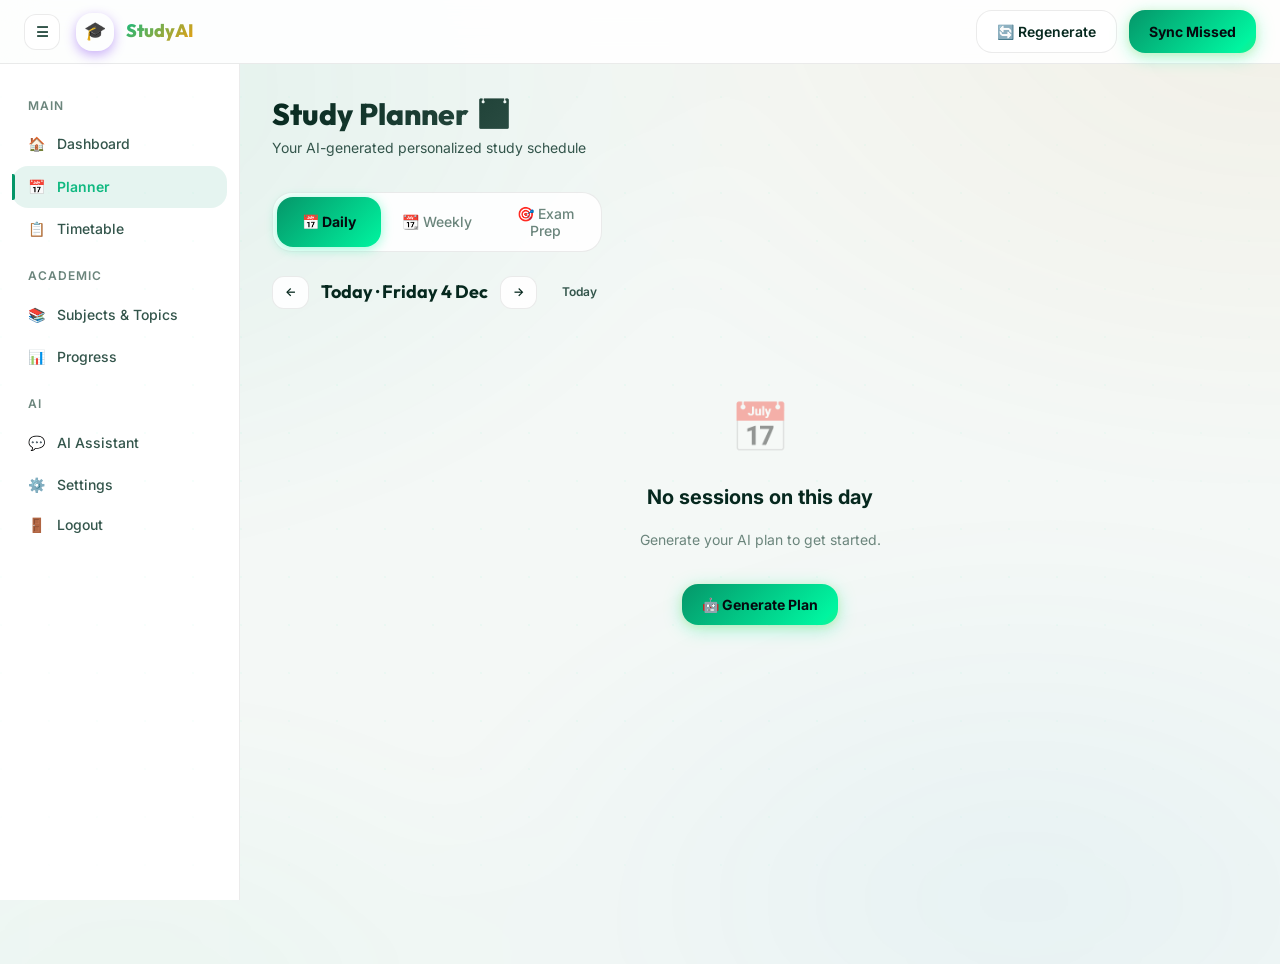
<file: frontend/planner/index.html>
<!DOCTYPE html>
<html lang="en">
<head>
  <meta charset="UTF-8"><meta name="viewport" content="width=device-width, initial-scale=1.0">
  <title>Planner — StudyAI</title>
  <link rel="stylesheet" href="../css/variables.css">
  <link rel="stylesheet" href="../css/themes.css">
  <link rel="stylesheet" href="../css/base.css">
  <link rel="stylesheet" href="../css/animations.css">
  <link rel="stylesheet" href="../css/components.css">
  <style>
    .planner-tabs { display: flex; gap: var(--space-1); background: var(--bg-card); padding: var(--space-1); border-radius: var(--radius-xl); border: 1px solid var(--border); width: fit-content; margin-bottom: var(--space-6); }
    .week-grid { display: grid; grid-template-columns: repeat(7, 1fr); gap: var(--space-3); }
    .day-col { background: var(--glass-bg); border: 1px solid var(--glass-border); border-radius: var(--radius-xl); padding: var(--space-3); min-height: 200px; }
    .day-header { font-size: var(--text-sm); font-weight: 700; text-align: center; padding-bottom: var(--space-2); margin-bottom: var(--space-2); border-bottom: 1px solid var(--border); color: var(--text-primary); }
    .day-header.today { color: var(--primary-light); }
    .session-pill { background: var(--bg-card); border-radius: var(--radius-lg); padding: var(--space-2) var(--space-3); margin-bottom: var(--space-2); border-left: 3px solid var(--primary); font-size: var(--text-xs); cursor: pointer; transition: all var(--transition-fast); }
    .session-pill:hover { background: var(--bg-card-hover); transform: translateX(2px); }
    .daily-session-card { background: var(--glass-bg); border: 1px solid var(--glass-border); border-radius: var(--radius-2xl); padding: var(--space-4); margin-bottom: var(--space-3); display: flex; align-items: center; gap: var(--space-4); transition: all var(--transition-fast); }
    .daily-session-card:hover { border-color: var(--primary); box-shadow: var(--shadow-md); }
    .time-block { text-align: center; flex-shrink: 0; width: 60px; }
    .time-start { font-family: 'JetBrains Mono', monospace; font-size: var(--text-sm); font-weight: 600; color: var(--text-primary); }
    .time-dur { font-size: var(--text-xs); color: var(--text-muted); }
    .ai-explanation { background: linear-gradient(135deg, rgba(0,245,160,0.12), rgba(255,184,0,0.08)); border: 1px solid rgba(0,245,160,0.25); border-radius: var(--radius-2xl); padding: var(--space-5); margin-bottom: var(--space-6); box-shadow: 0 0 20px rgba(0,245,160,0.1); }
    @media (max-width: 900px) { .week-grid { grid-template-columns: repeat(3,1fr); } }
    @media (max-width: 600px) { .week-grid { grid-template-columns: 1fr; } }
  </style>
</head>
<body>
<nav class="nav" role="navigation"><button id="sidebar-toggle" class="btn btn-icon" aria-label="Toggle sidebar">☰</button><a href="../dashboard/index.html" class="nav-logo"><div class="nav-logo-icon">🎓</div><span class="nav-logo-text">StudyAI</span></a>
<div class="ml-auto flex gap-3">
  <button class="btn btn-secondary" id="regen-btn" aria-label="Regenerate plan">🔄 Regenerate</button>
  <button class="btn btn-primary" id="redistribute-btn" aria-label="Redistribute missed sessions">Sync Missed</button>
</div></nav>
<aside class="sidebar" role="navigation">
<div class="sidebar-section">Main</div>
<a href="../dashboard/index.html" class="sidebar-item"><span>🏠</span> Dashboard</a>
<a href="index.html" class="sidebar-item active" aria-current="page"><span>📅</span> Planner</a>
<a href="../timetable/index.html" class="sidebar-item"><span>📋</span> Timetable</a>
<div class="sidebar-section">Academic</div><a href="../subjects/index.html" class="sidebar-item"><span>📚</span> Subjects & Topics</a><a href="../progress/index.html" class="sidebar-item"><span>📊</span> Progress</a><div class="sidebar-section">AI</div><a href="../ai-chat/index.html" class="sidebar-item"><span>💬</span> AI Assistant</a><a href="../settings/index.html" class="sidebar-item"><span>⚙️</span> Settings</a><button class="sidebar-item" data-logout><span>🚪</span> Logout</button></aside>

<main class="page-with-sidebar" role="main">
  <div class="page-header">
    <div class="flex items-center justify-between">
      <div><h1 class="page-title">Study Planner 📅</h1><p class="text-secondary text-sm mt-1">Your AI-generated personalized study schedule</p></div>
    </div>
  </div>

  <!-- AI Explanation Banner -->
  <div class="ai-explanation hidden" id="ai-explanation" role="region" aria-label="AI plan explanation">
    <div class="flex items-center gap-2 mb-2"><span aria-hidden="true">🤖</span><span class="font-semibold text-sm" style="color:var(--text-primary)">AI Plan Summary</span></div>
    <p class="text-sm text-secondary" id="ai-explanation-text"></p>
  </div>

  <!-- View tabs -->
  <div class="planner-tabs" role="tablist">
    <button class="tab-btn active" role="tab" aria-selected="true" id="tab-daily" data-view="daily" aria-controls="view-daily">📅 Daily</button>
    <button class="tab-btn" role="tab" aria-selected="false" id="tab-weekly" data-view="weekly" aria-controls="view-weekly">📆 Weekly</button>
    <button class="tab-btn" role="tab" aria-selected="false" id="tab-exam" data-view="exam" aria-controls="view-exam">🎯 Exam Prep</button>
  </div>

  <!-- Daily view -->
  <div id="view-daily" role="tabpanel" aria-labelledby="tab-daily">
    <div class="flex items-center gap-3 mb-4">
      <button class="btn btn-secondary btn-sm" id="prev-day" aria-label="Previous day">←</button>
      <h2 id="daily-date" style="font-size:var(--text-lg);font-weight:700;color:var(--text-primary)">Today</h2>
      <button class="btn btn-secondary btn-sm" id="next-day" aria-label="Next day">→</button>
      <button class="btn btn-ghost btn-sm" id="today-btn" aria-label="Go to today">Today</button>
    </div>
    <div id="daily-sessions" role="list" aria-label="Daily sessions" aria-live="polite">
      <div class="skeleton skeleton-card" style="height:80px;margin-bottom:12px"></div>
      <div class="skeleton skeleton-card" style="height:80px;margin-bottom:12px"></div>
      <div class="skeleton skeleton-card" style="height:80px"></div>
    </div>
  </div>

  <!-- Weekly view -->
  <div id="view-weekly" class="hidden" role="tabpanel" aria-labelledby="tab-weekly">
    <div class="flex items-center gap-3 mb-4">
      <button class="btn btn-secondary btn-sm" id="prev-week" aria-label="Previous week">← Prev Week</button>
      <h2 id="week-label" style="font-size:var(--text-lg);font-weight:700;color:var(--text-primary)">This Week</h2>
      <button class="btn btn-secondary btn-sm" id="next-week" aria-label="Next week">Next Week →</button>
    </div>
    <div id="weekly-grid" class="week-grid" role="grid" aria-label="Weekly schedule"></div>
  </div>

  <!-- Exam Prep view -->
  <div id="view-exam" class="hidden" role="tabpanel" aria-labelledby="tab-exam">
    <div id="exam-prep-content" role="list" aria-label="Exam preparation" aria-live="polite">
      <div class="skeleton skeleton-card" style="height:120px;margin-bottom:12px"></div>
      <div class="skeleton skeleton-card" style="height:120px"></div>
    </div>
  </div>
</main>

<!-- Reschedule Modal -->
<div class="modal-overlay hidden" id="reschedule-modal" role="dialog" aria-modal="true" aria-labelledby="reschedule-title">
  <div class="modal modal-sm">
    <div class="modal-header"><h3 class="modal-title" id="reschedule-title">Reschedule Session</h3><button class="btn btn-icon" id="close-reschedule" aria-label="Close">✕</button></div>
    <div style="display:flex;flex-direction:column;gap:var(--space-4)">
      <input type="hidden" id="reschedule-session-id">
      <div class="form-group"><label class="form-label" for="new-date">New Date</label><input type="date" id="new-date" class="form-input" aria-required="true"></div>
      <div class="form-group"><label class="form-label" for="new-time">New Start Time</label><input type="time" id="new-time" class="form-input" aria-required="true"></div>
    </div>
    <div class="modal-footer"><button class="btn btn-secondary" id="cancel-reschedule">Cancel</button><button class="btn btn-primary" id="confirm-reschedule">Reschedule</button></div>
  </div>
</div>

<div class="toast-container" id="toast-container" role="status" aria-live="polite"></div>
<script type="module" src="../js/planner.js"></script>
</body>
</html>
</file>
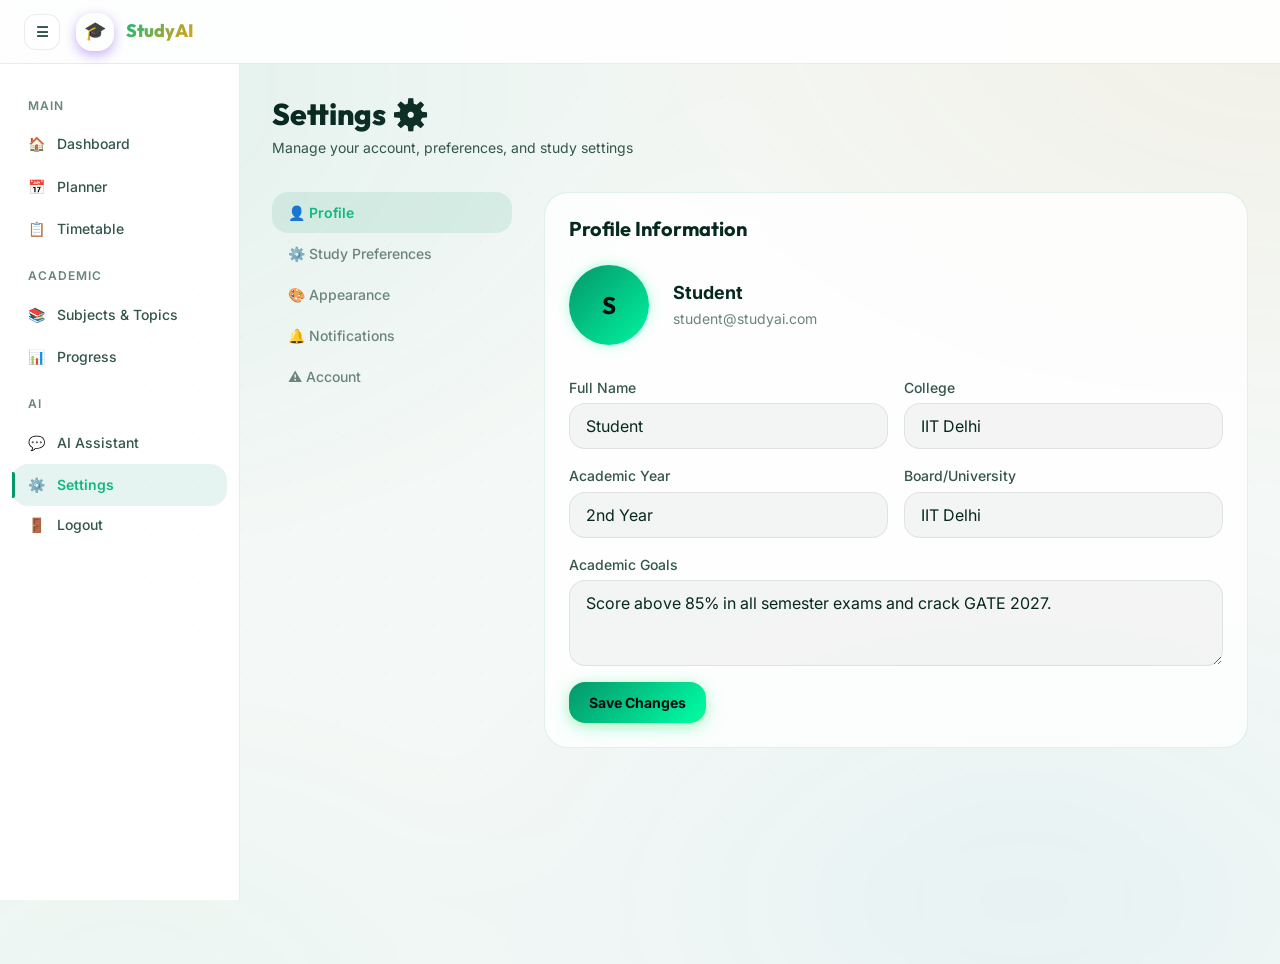
<file: frontend/settings/index.html>
<!DOCTYPE html>
<html lang="en">
<head>
  <meta charset="UTF-8"><meta name="viewport" content="width=device-width, initial-scale=1.0">
  <title>Settings — StudyAI</title>
  <link rel="stylesheet" href="../css/variables.css">
  <link rel="stylesheet" href="../css/themes.css">
  <link rel="stylesheet" href="../css/base.css">
  <link rel="stylesheet" href="../css/animations.css">
  <link rel="stylesheet" href="../css/components.css">
  <style>
    .settings-grid { display: grid; grid-template-columns: 240px 1fr; gap: var(--space-8); }
    .settings-nav { position: sticky; top: 88px; }
    .settings-nav-item { display: flex; align-items: center; gap: var(--space-3); padding: var(--space-3) var(--space-4); border-radius: var(--radius-lg); cursor: pointer; font-size: var(--text-sm); font-weight: var(--font-medium); color: var(--text-muted); transition: all var(--transition-fast); border: none; background: none; width: 100%; text-align: left; }
    .settings-nav-item:hover { background: var(--bg-card); color: var(--text-primary); }
    .settings-nav-item.active { background: var(--primary-bg); color: var(--primary-light); font-weight: var(--font-semibold); }
    .settings-section { display: none; }
    .settings-section.active { display: block; animation: fadeUp 0.3s ease; }
    .setting-item { display: flex; justify-content: space-between; align-items: center; padding: var(--space-4) 0; border-bottom: 1px solid var(--border-subtle); }
    .setting-item:last-child { border-bottom: none; }
    .setting-info { flex: 1; }
    .setting-label { font-size: var(--text-sm); font-weight: var(--font-medium); color: var(--text-primary); }
    .setting-desc { font-size: var(--text-xs); color: var(--text-muted); margin-top: 2px; }
    .theme-selector { display: flex; gap: var(--space-2); }
    .theme-option { padding: var(--space-2) var(--space-4); border-radius: var(--radius-lg); border: 1px solid var(--border); background: var(--bg-card); cursor: pointer; font-size: var(--text-sm); font-weight: var(--font-medium); color: var(--text-secondary); transition: all var(--transition-fast); }
    .theme-option.active, .theme-option:hover { border-color: var(--primary); color: var(--primary-light); background: var(--primary-bg); }
    @media (max-width: 768px) { .settings-grid { grid-template-columns: 1fr; } .settings-nav { position: static; } }
  </style>
</head>
<body>
<nav class="nav" role="navigation"><button id="sidebar-toggle" class="btn btn-icon" aria-label="Toggle sidebar">☰</button><a href="../dashboard/index.html" class="nav-logo"><div class="nav-logo-icon">🎓</div><span class="nav-logo-text">StudyAI</span></a></nav>
<aside class="sidebar" role="navigation"><div class="sidebar-section">Main</div><a href="../dashboard/index.html" class="sidebar-item"><span>🏠</span> Dashboard</a><a href="../planner/index.html" class="sidebar-item"><span>📅</span> Planner</a><a href="../timetable/index.html" class="sidebar-item"><span>📋</span> Timetable</a><div class="sidebar-section">Academic</div><a href="../subjects/index.html" class="sidebar-item"><span>📚</span> Subjects & Topics</a><a href="../progress/index.html" class="sidebar-item"><span>📊</span> Progress</a><div class="sidebar-section">AI</div><a href="../ai-chat/index.html" class="sidebar-item"><span>💬</span> AI Assistant</a><a href="index.html" class="sidebar-item active" aria-current="page"><span>⚙️</span> Settings</a><button class="sidebar-item" data-logout><span>🚪</span> Logout</button></aside>

<main class="page-with-sidebar" role="main">
  <div class="page-header">
    <h1 class="page-title">Settings ⚙️</h1>
    <p class="text-secondary text-sm mt-1">Manage your account, preferences, and study settings</p>
  </div>

  <div class="settings-grid">
    <!-- Nav -->
    <nav class="settings-nav" role="navigation" aria-label="Settings sections">
      <div id="settings-nav">
        <button class="settings-nav-item active" data-section="profile" aria-selected="true">👤 Profile</button>
        <button class="settings-nav-item" data-section="preferences" aria-selected="false">⚙️ Study Preferences</button>
        <button class="settings-nav-item" data-section="theme" aria-selected="false">🎨 Appearance</button>
        <button class="settings-nav-item" data-section="notifications" aria-selected="false">🔔 Notifications</button>
        <button class="settings-nav-item" data-section="danger" aria-selected="false">⚠️ Account</button>
      </div>
    </nav>

    <!-- Content -->
    <div>
      <!-- Profile -->
      <section class="settings-section active card" id="section-profile" aria-label="Profile settings">
        <h2 class="font-bold mb-6" style="color:var(--text-primary);font-size:var(--text-xl)">Profile Information</h2>
        <div class="flex items-center gap-6 mb-8">
          <div class="avatar avatar-xl" id="profile-avatar" aria-label="Profile avatar">S</div>
          <div>
            <div class="font-bold text-lg" id="profile-name" style="color:var(--text-primary)">Loading...</div>
            <div class="text-sm text-muted" id="profile-email"></div>
          </div>
        </div>
        <form id="profile-form" aria-label="Update profile">
          <div style="display:grid;grid-template-columns:1fr 1fr;gap:var(--space-4);margin-bottom:var(--space-4)">
            <div class="form-group">
              <label class="form-label" for="p-name">Full Name</label>
              <input type="text" id="p-name" class="form-input" aria-required="true">
            </div>
            <div class="form-group">
              <label class="form-label" for="p-college">College</label>
              <input type="text" id="p-college" class="form-input">
            </div>
            <div class="form-group">
              <label class="form-label" for="p-year">Academic Year</label>
              <input type="text" id="p-year" class="form-input" placeholder="e.g. 2nd Year">
            </div>
            <div class="form-group">
              <label class="form-label" for="p-board">Board/University</label>
              <input type="text" id="p-board" class="form-input">
            </div>
            <div class="form-group" style="grid-column:1/-1">
              <label class="form-label" for="p-goals">Academic Goals</label>
              <textarea id="p-goals" class="form-input" rows="3" style="resize:vertical"></textarea>
            </div>
          </div>
          <button type="submit" class="btn btn-primary" id="save-profile-btn">Save Changes</button>
        </form>
      </section>

      <!-- Preferences -->
      <section class="settings-section card" id="section-preferences" aria-label="Study preferences">
        <h2 class="font-bold mb-6" style="color:var(--text-primary);font-size:var(--text-xl)">Study Preferences</h2>
        <form id="preferences-form" aria-label="Study preferences form">
          <div class="setting-item">
            <div class="setting-info">
              <div class="setting-label">Daily Study Hours</div>
              <div class="setting-desc">Target study hours per day: <strong id="pref-hours-display">4</strong>h</div>
            </div>
            <input type="range" class="form-range" id="pref-hours" min="1" max="12" step="0.5" value="4" style="width:160px" aria-label="Daily study hours">
          </div>
          <div class="setting-item">
            <div class="setting-info">
              <div class="setting-label">Preferred Study Time</div>
              <div class="setting-desc">When do you prefer to study?</div>
            </div>
            <select id="pref-time" class="form-input form-select" style="width:auto" aria-label="Preferred study time">
              <option value="morning">🌅 Morning</option>
              <option value="afternoon">☀️ Afternoon</option>
              <option value="evening">🌆 Evening</option>
              <option value="night">🌙 Night</option>
            </select>
          </div>
          <div class="setting-item">
            <div class="setting-info">
              <div class="setting-label">Break Duration</div>
              <div class="setting-desc">Time between study sessions</div>
            </div>
            <select id="pref-break" class="form-input form-select" style="width:auto" aria-label="Break duration">
              <option value="10">10 min</option>
              <option value="15">15 min</option>
              <option value="20">20 min</option>
              <option value="30">30 min</option>
            </select>
          </div>
          <div class="setting-item">
            <div class="setting-info">
              <div class="setting-label">Weekend Study</div>
              <div class="setting-desc">Study on weekends?</div>
            </div>
            <label class="toggle" aria-label="Weekend study toggle">
              <input type="checkbox" id="pref-weekend" checked>
              <div class="toggle-slider"></div>
            </label>
          </div>
          <div class="setting-item">
            <div class="setting-info">
              <div class="setting-label">Exam Reminder Days</div>
              <div class="setting-desc">Days before exam to intensify sessions</div>
            </div>
            <select id="pref-exam-reminder" class="form-input form-select" style="width:auto" aria-label="Exam reminder days">
              <option value="3">3 days</option>
              <option value="5">5 days</option>
              <option value="7">7 days</option>
              <option value="14">14 days</option>
            </select>
          </div>
          <div class="mt-6">
            <button type="submit" class="btn btn-primary">Save Preferences</button>
          </div>
        </form>
      </section>

      <!-- Appearance -->
      <section class="settings-section card" id="section-theme" aria-label="Appearance settings">
        <h2 class="font-bold mb-6" style="color:var(--text-primary);font-size:var(--text-xl)">Appearance</h2>
        <div class="setting-item">
          <div class="setting-info">
            <div class="setting-label">Theme</div>
            <div class="setting-desc">Choose your preferred color scheme</div>
          </div>
          <div class="theme-selector" role="group" aria-label="Theme selection">
            <button class="theme-option" data-theme-btn="light" aria-label="Light mode">☀️ Light</button>
            <button class="theme-option" data-theme-btn="dark" aria-label="Dark mode">🌙 Dark</button>
            <button class="theme-option active" data-theme-btn="system" aria-label="System mode">💻 System</button>
          </div>
        </div>
      </section>

      <!-- Notifications -->
      <section class="settings-section card" id="section-notifications" aria-label="Notification settings">
        <h2 class="font-bold mb-6" style="color:var(--text-primary);font-size:var(--text-xl)">Notifications</h2>
        <div class="setting-item">
          <div class="setting-info"><div class="setting-label">Browser Notifications</div><div class="setting-desc">Study session reminders</div></div>
          <label class="toggle" aria-label="Browser notifications toggle"><input type="checkbox" id="notif-browser" checked><div class="toggle-slider"></div></label>
        </div>
        <div class="setting-item">
          <div class="setting-info"><div class="setting-label">Daily Summary</div><div class="setting-desc">Morning plan overview notification</div></div>
          <label class="toggle" aria-label="Daily summary toggle"><input type="checkbox" id="notif-summary" checked><div class="toggle-slider"></div></label>
        </div>
        <div class="setting-item">
          <div class="setting-info"><div class="setting-label">Exam Alerts</div><div class="setting-desc">Warnings when exam is approaching</div></div>
          <label class="toggle" aria-label="Exam alerts toggle"><input type="checkbox" id="notif-exam" checked><div class="toggle-slider"></div></label>
        </div>
        <div class="setting-item">
          <div class="setting-info"><div class="setting-label">Streak Reminders</div><div class="setting-desc">Alerts if you haven't studied today</div></div>
          <label class="toggle" aria-label="Streak reminders toggle"><input type="checkbox" id="notif-streak" checked><div class="toggle-slider"></div></label>
        </div>
        <div class="mt-4">
          <button class="btn btn-primary" id="save-notif-btn">Save Notification Settings</button>
          <button class="btn btn-secondary ml-3" id="test-notif-btn">Test Notification</button>
        </div>
      </section>

      <!-- Account / Danger zone -->
      <section class="settings-section card" id="section-danger" aria-label="Account management">
        <h2 class="font-bold mb-6" style="color:var(--text-primary);font-size:var(--text-xl)">Account Management</h2>
        <div class="setting-item">
          <div class="setting-info"><div class="setting-label" style="color:var(--danger)">Delete Account</div><div class="setting-desc">Permanently delete your account and all data. This cannot be undone.</div></div>
          <button class="btn btn-danger btn-sm" id="delete-account-btn" aria-label="Delete account">Delete Account</button>
        </div>
        <div class="setting-item">
          <div class="setting-info"><div class="setting-label">Sign Out</div><div class="setting-desc">Sign out of your account on this device.</div></div>
          <button class="btn btn-secondary btn-sm" data-logout>Sign Out</button>
        </div>
      </section>
    </div>
  </div>
</main>

<div class="toast-container" id="toast-container" role="status" aria-live="polite"></div>
<script type="module" src="../js/settings.js"></script>
</body>
</html>
</file>
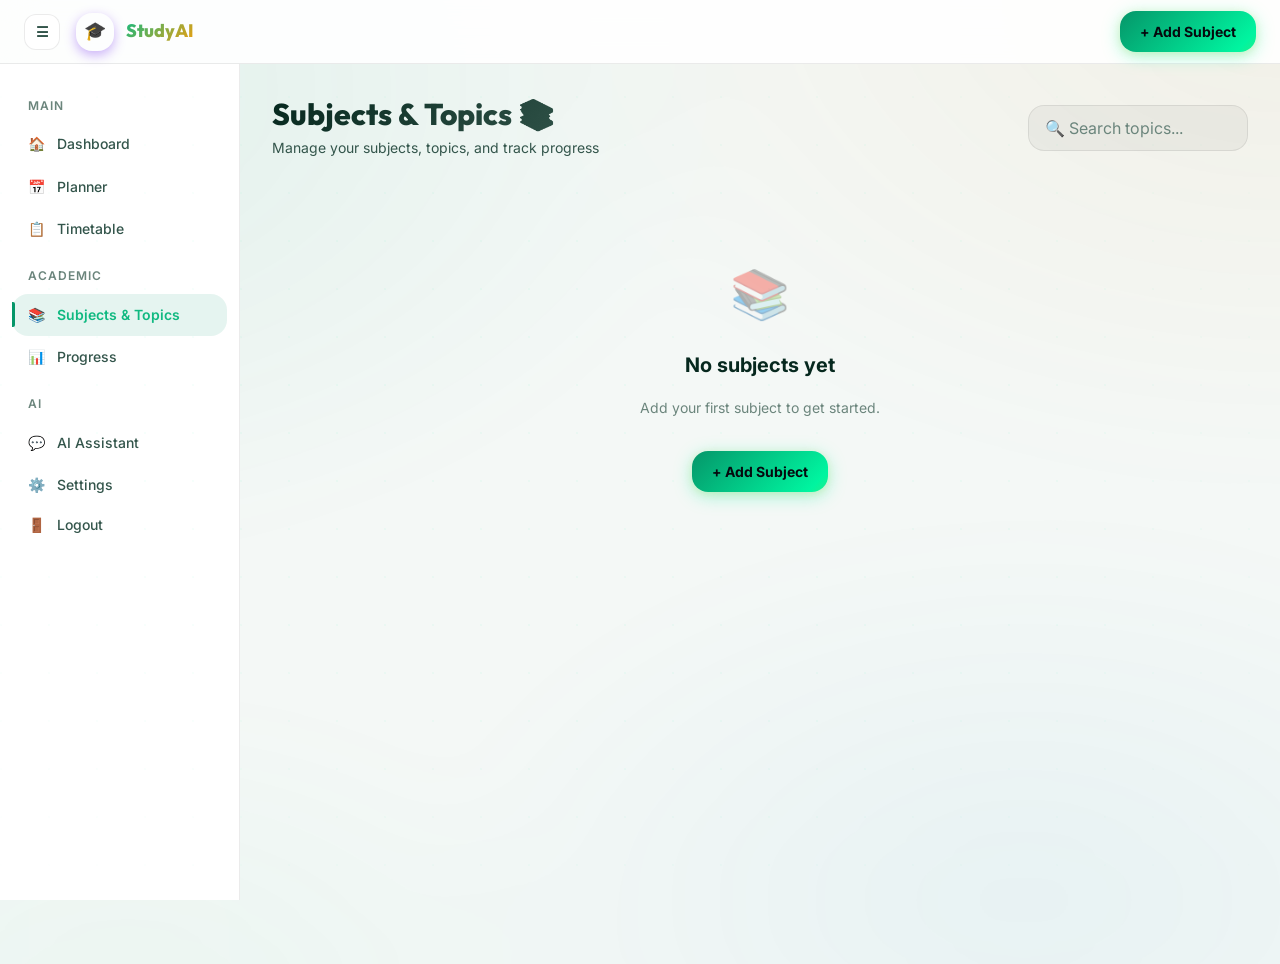
<file: frontend/subjects/index.html>
<!DOCTYPE html>
<html lang="en">
<head>
  <meta charset="UTF-8"><meta name="viewport" content="width=device-width, initial-scale=1.0">
  <title>Subjects & Topics — StudyAI</title>
  <link rel="stylesheet" href="../css/variables.css">
  <link rel="stylesheet" href="../css/themes.css">
  <link rel="stylesheet" href="../css/base.css">
  <link rel="stylesheet" href="../css/animations.css">
  <link rel="stylesheet" href="../css/components.css">
  <style>
    .subjects-grid { display: grid; grid-template-columns: repeat(auto-fill, minmax(320px, 1fr)); gap: var(--space-5); }
    .subject-card { background: var(--glass-bg); backdrop-filter: var(--glass-blur); border: 1px solid var(--glass-border); border-radius: var(--radius-2xl); overflow: hidden; transition: all var(--transition-base); }
    .subject-card:hover { transform: translateY(-3px); box-shadow: var(--shadow-lg); }
    .subject-card-header { padding: var(--space-5); display: flex; align-items: center; gap: var(--space-3); }
    .subject-color-dot { width: 12px; height: 12px; border-radius: 50%; }
    .topics-list { border-top: 1px solid var(--border); }
    .topic-item { padding: var(--space-3) var(--space-5); border-bottom: 1px solid var(--border-subtle); display: flex; align-items: center; gap: var(--space-3); transition: background var(--transition-fast); }
    .topic-item:last-child { border-bottom: none; }
    .topic-item:hover { background: var(--bg-card-hover); }
    .topic-info { flex: 1; min-width: 0; }
    .topic-name { font-size: var(--text-sm); font-weight: var(--font-medium); color: var(--text-primary); }
    .topic-meta { font-size: var(--text-xs); color: var(--text-muted); }
  </style>
</head>
<body>
<nav class="nav" role="navigation"><button id="sidebar-toggle" class="btn btn-icon" aria-label="Toggle sidebar">☰</button><a href="../dashboard/index.html" class="nav-logo"><div class="nav-logo-icon">🎓</div><span class="nav-logo-text">StudyAI</span></a><div class="ml-auto flex gap-3"><button class="btn btn-primary" id="add-subject-btn" aria-label="Add new subject">+ Add Subject</button></div></nav>
<aside class="sidebar" role="navigation" aria-label="Main navigation"><div class="sidebar-section">Main</div><a href="../dashboard/index.html" class="sidebar-item"><span>🏠</span> Dashboard</a><a href="../planner/index.html" class="sidebar-item"><span>📅</span> Planner</a><a href="../timetable/index.html" class="sidebar-item"><span>📋</span> Timetable</a><div class="sidebar-section">Academic</div><a href="index.html" class="sidebar-item active" aria-current="page"><span>📚</span> Subjects & Topics</a><a href="../progress/index.html" class="sidebar-item"><span>📊</span> Progress</a><div class="sidebar-section">AI</div><a href="../ai-chat/index.html" class="sidebar-item"><span>💬</span> AI Assistant</a><a href="../settings/index.html" class="sidebar-item"><span>⚙️</span> Settings</a><button class="sidebar-item" data-logout><span>🚪</span> Logout</button></aside>
<main class="page-with-sidebar" role="main">
  <div class="page-header">
    <div class="flex items-center justify-between">
      <div><h1 class="page-title">Subjects & Topics 📚</h1><p class="text-secondary text-sm mt-1">Manage your subjects, topics, and track progress</p></div>
      <div class="flex gap-3">
        <input type="text" class="form-input" id="search-input" placeholder="🔍 Search topics..." style="width:220px" aria-label="Search topics">
      </div>
    </div>
  </div>
  <div id="subjects-container" class="subjects-grid stagger" role="list" aria-label="Subjects list" aria-live="polite">
    <div class="skeleton skeleton-card" style="height:280px"></div>
    <div class="skeleton skeleton-card" style="height:280px"></div>
    <div class="skeleton skeleton-card" style="height:280px"></div>
  </div>
</main>

<!-- Subject Modal -->
<div class="modal-overlay hidden" id="subject-modal" role="dialog" aria-modal="true" aria-labelledby="subject-modal-title">
  <div class="modal">
    <div class="modal-header"><h3 class="modal-title" id="subject-modal-title">Add Subject</h3><button class="btn btn-icon" id="close-subject-modal" aria-label="Close">✕</button></div>
    <form id="subject-form" aria-label="Subject form">
      <div style="display:flex;flex-direction:column;gap:var(--space-4)">
        <div class="form-group">
          <div class="flex items-center justify-between mb-1">
            <label class="form-label" for="s-name" style="margin:0">Subject Name *</label>
            <button type="button" class="btn btn-secondary btn-sm" id="ai-gen-topics-btn" style="font-size:11px;padding:4px 10px;background:linear-gradient(135deg,rgba(0,245,160,0.15),rgba(0,242,254,0.15));border:1px solid rgba(0,245,160,0.4);color:var(--text-primary);font-weight:600">
              ✨ AI Auto-Fill Topics
            </button>
          </div>
          <input type="text" id="s-name" class="form-input" placeholder="e.g. Data Structures, Physics, Machine Learning..." required aria-required="true">
        </div>
        <div class="form-group"><label class="form-label" for="s-exam">Exam Date</label><input type="date" id="s-exam" class="form-input"></div>
        <div class="form-group"><label class="form-label" for="s-marks">Total Marks</label><input type="number" id="s-marks" class="form-input" min="0" max="1000" placeholder="100"></div>
        <div class="form-group">
          <label class="form-label">Color</label>
          <div class="flex gap-2 flex-wrap mt-2" id="color-picker">
            <div class="color-swatch selected" style="background:#00f5a0" data-color="#00f5a0" role="button" tabindex="0" aria-label="Color #00f5a0"></div>
            <div class="color-swatch" style="background:#ffb800" data-color="#ffb800" role="button" tabindex="0" aria-label="Color #ffb800"></div>
            <div class="color-swatch" style="background:#00f2fe" data-color="#00f2fe" role="button" tabindex="0" aria-label="Color #00f2fe"></div>
            <div class="color-swatch" style="background:#10b981" data-color="#10b981" role="button" tabindex="0" aria-label="Color #10b981"></div>
            <div class="color-swatch" style="background:#f59e0b" data-color="#f59e0b" role="button" tabindex="0" aria-label="Color #f59e0b"></div>
            <div class="color-swatch" style="background:#ff4757" data-color="#ff4757" role="button" tabindex="0" aria-label="Color #ff4757"></div>
            <div class="color-swatch" style="background:#38bdf8" data-color="#38bdf8" role="button" tabindex="0" aria-label="Color #38bdf8"></div>
            <div class="color-swatch" style="background:#a3e635" data-color="#a3e635" role="button" tabindex="0" aria-label="Color #a3e635"></div>
          </div>
        </div>
      </div>
      <div class="modal-footer"><button type="button" class="btn btn-secondary" id="cancel-subject">Cancel</button><button type="submit" class="btn btn-primary" id="save-subject-btn">Save Subject</button></div>
    </form>
  </div>
</div>

<!-- Topic Modal -->
<div class="modal-overlay hidden" id="topic-modal" role="dialog" aria-modal="true" aria-labelledby="topic-modal-title">
  <div class="modal">
    <div class="modal-header"><h3 class="modal-title" id="topic-modal-title">Add Topic</h3><button class="btn btn-icon" id="close-topic-modal" aria-label="Close">✕</button></div>
    <form id="topic-form" aria-label="Topic form">
      <input type="hidden" id="t-subject-id">
      <input type="hidden" id="t-topic-id">
      <div style="display:flex;flex-direction:column;gap:var(--space-4)">
        <div class="form-group"><label class="form-label" for="t-name">Topic Name *</label><input type="text" id="t-name" class="form-input" required aria-required="true"></div>
        <div style="display:grid;grid-template-columns:1fr 1fr;gap:var(--space-4)">
          <div class="form-group">
            <label class="form-label" for="t-difficulty">Difficulty</label>
            <select id="t-difficulty" class="form-input form-select">
              <option value="1">1 — Very Easy</option><option value="2">2 — Easy</option><option value="3" selected>3 — Medium</option><option value="4">4 — Hard</option><option value="5">5 — Very Hard</option>
            </select>
          </div>
          <div class="form-group">
            <label class="form-label" for="t-importance">Importance</label>
            <select id="t-importance" class="form-input form-select">
              <option value="1">1 — Very Low</option><option value="2">2 — Low</option><option value="3" selected>3 — Medium</option><option value="4">4 — High</option><option value="5">5 — Critical</option>
            </select>
          </div>
        </div>
        <div style="display:grid;grid-template-columns:1fr 1fr;gap:var(--space-4)">
          <div class="form-group"><label class="form-label" for="t-hours">Est. Hours</label><input type="number" id="t-hours" class="form-input" value="2" min="0.5" max="50" step="0.5"></div>
          <div class="form-group"><label class="form-label" for="t-progress">Current Progress %</label><input type="number" id="t-progress" class="form-input" value="0" min="0" max="100"></div>
        </div>
        <div class="form-group"><label class="form-label" for="t-notes">Notes (optional)</label><textarea id="t-notes" class="form-input" rows="2" style="resize:vertical"></textarea></div>
      </div>
      <div class="modal-footer"><button type="button" class="btn btn-secondary" id="cancel-topic">Cancel</button><button type="submit" class="btn btn-primary" id="save-topic-btn">Save Topic</button></div>
    </form>
  </div>
</div>

<div class="toast-container" id="toast-container" role="status" aria-live="polite"></div>
<script type="module" src="../js/subjects.js"></script>
</body></html>
</file>
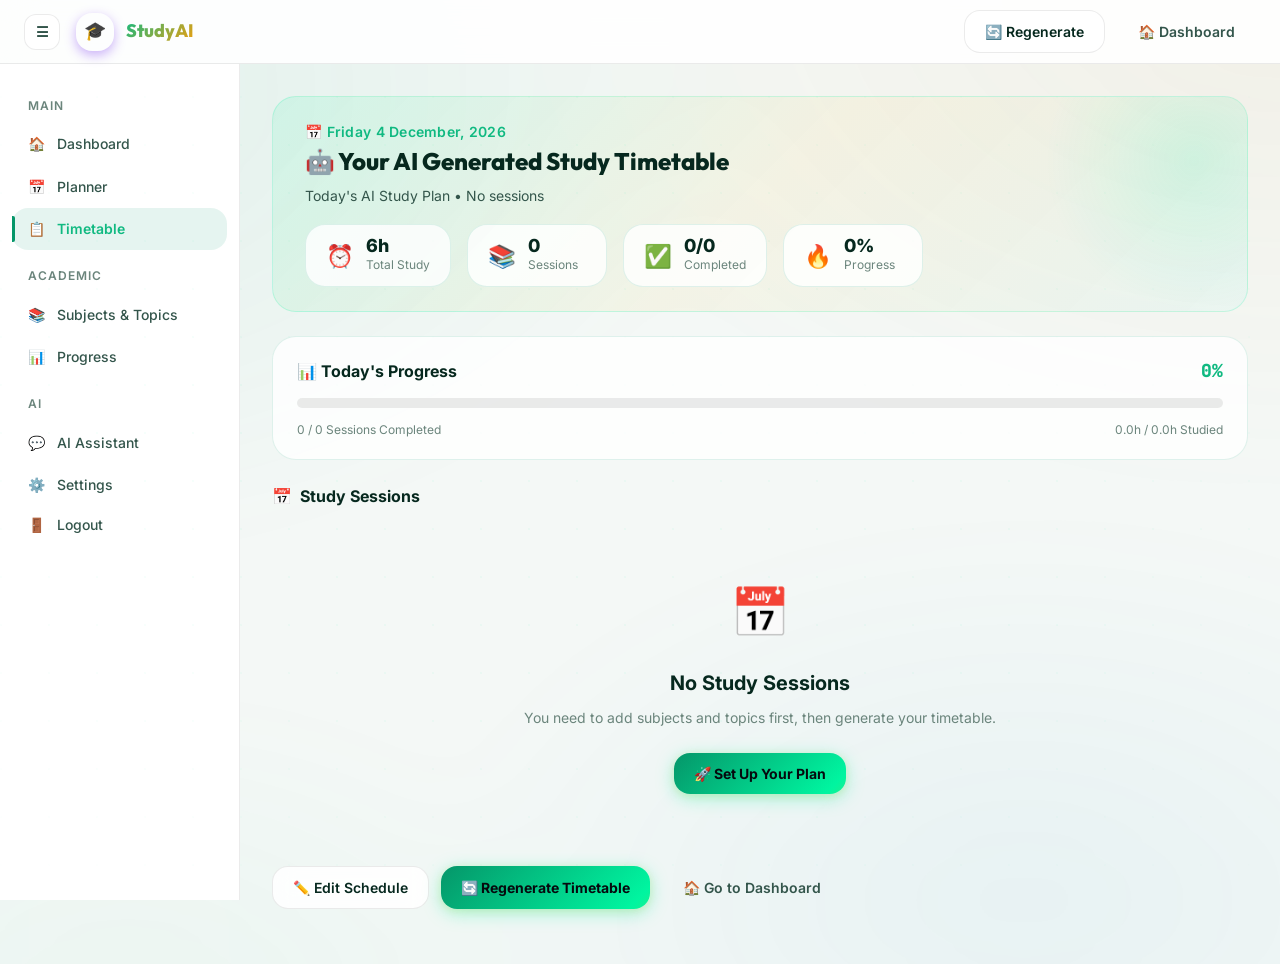
<file: frontend/timetable/index.html>
<!DOCTYPE html>
<html lang="en">
<head>
  <meta charset="UTF-8"><meta name="viewport" content="width=device-width, initial-scale=1.0">
  <title>Your AI Generated Timetable — StudyAI</title>
  <meta name="description" content="Your personalized AI-generated study timetable with session tracking and progress monitoring.">
  <link rel="stylesheet" href="../css/variables.css">
  <link rel="stylesheet" href="../css/themes.css">
  <link rel="stylesheet" href="../css/base.css">
  <link rel="stylesheet" href="../css/animations.css">
  <link rel="stylesheet" href="../css/components.css">
  <style>
    /* ── TIMETABLE PAGE STYLES ──────────────────────────────── */
    .tt-hero {
      background: linear-gradient(135deg, rgba(0,245,160,0.10), rgba(255,184,0,0.06), rgba(0,242,254,0.04));
      border: 1px solid rgba(0,245,160,0.18);
      border-radius: var(--radius-2xl);
      padding: var(--space-6) var(--space-8);
      margin-bottom: var(--space-6);
      position: relative;
      overflow: hidden;
    }
    .tt-hero::before {
      content: '';
      position: absolute;
      top: -40%;
      right: -10%;
      width: 300px;
      height: 300px;
      background: radial-gradient(circle, rgba(0,245,160,0.12) 0%, transparent 70%);
      pointer-events: none;
    }
    .tt-hero-date {
      font-size: var(--text-sm);
      color: var(--primary-light);
      font-weight: 600;
      letter-spacing: 0.02em;
      margin-bottom: var(--space-1);
    }
    .tt-hero-title {
      font-size: var(--text-2xl);
      font-weight: 800;
      color: var(--text-primary);
      margin-bottom: var(--space-2);
    }
    .tt-hero-subtitle {
      font-size: var(--text-sm);
      color: var(--text-secondary);
    }
    .tt-stats {
      display: flex;
      gap: var(--space-4);
      margin-top: var(--space-4);
      flex-wrap: wrap;
    }
    .tt-stat {
      background: var(--glass-bg);
      border: 1px solid var(--glass-border);
      border-radius: var(--radius-xl);
      padding: var(--space-3) var(--space-5);
      display: flex;
      align-items: center;
      gap: var(--space-3);
      min-width: 140px;
    }
    .tt-stat-icon {
      font-size: 1.4rem;
    }
    .tt-stat-value {
      font-size: var(--text-lg);
      font-weight: 800;
      color: var(--text-primary);
      line-height: 1;
    }
    .tt-stat-label {
      font-size: var(--text-xs);
      color: var(--text-muted);
    }

    /* ── PROGRESS SECTION ───────────────────────────────────── */
    .tt-progress-section {
      background: var(--glass-bg);
      border: 1px solid var(--glass-border);
      border-radius: var(--radius-2xl);
      padding: var(--space-5) var(--space-6);
      margin-bottom: var(--space-6);
    }
    .tt-progress-header {
      display: flex;
      justify-content: space-between;
      align-items: center;
      margin-bottom: var(--space-3);
    }
    .tt-progress-title {
      font-size: var(--text-base);
      font-weight: 700;
      color: var(--text-primary);
    }
    .tt-progress-pct {
      font-family: 'JetBrains Mono', monospace;
      font-size: var(--text-lg);
      font-weight: 800;
      color: var(--primary-light);
    }
    .tt-progress-track {
      background: var(--border);
      height: 10px;
      border-radius: var(--radius-full);
      overflow: hidden;
      margin-bottom: var(--space-3);
    }
    .tt-progress-fill {
      height: 100%;
      background: linear-gradient(90deg, var(--primary), var(--primary-light));
      border-radius: var(--radius-full);
      transition: width 0.5s cubic-bezier(0.34,1.56,0.64,1);
      box-shadow: 0 0 12px rgba(0,245,160,0.4);
    }
    .tt-progress-detail {
      display: flex;
      justify-content: space-between;
      font-size: var(--text-xs);
      color: var(--text-muted);
    }

    /* ── SESSION CARDS ───────────────────────────────────────── */
    .tt-sessions-header {
      font-size: var(--text-base);
      font-weight: 700;
      color: var(--text-primary);
      margin-bottom: var(--space-4);
      display: flex;
      align-items: center;
      gap: var(--space-2);
    }
    .tt-session-card {
      background: var(--glass-bg);
      border: 1px solid var(--glass-border);
      border-radius: var(--radius-2xl);
      padding: var(--space-5);
      margin-bottom: var(--space-4);
      display: flex;
      align-items: flex-start;
      gap: var(--space-4);
      transition: all var(--transition-base);
      position: relative;
      overflow: hidden;
    }
    .tt-session-card::before {
      content: '';
      position: absolute;
      inset: 0;
      border-radius: inherit;
      background: radial-gradient(circle at top left, rgba(0,245,160,0.06), transparent 60%);
      pointer-events: none;
      opacity: 0;
      transition: opacity var(--transition-base);
    }
    .tt-session-card:hover {
      border-color: var(--primary);
      box-shadow: var(--shadow-md), 0 0 16px rgba(0,245,160,0.08);
      transform: translateY(-2px);
    }
    .tt-session-card:hover::before {
      opacity: 1;
    }
    .tt-session-card.tt-completed {
      opacity: 0.7;
      background: rgba(0, 245, 160, 0.03);
      border-color: rgba(0, 245, 160, 0.2);
    }
    .tt-session-card.tt-completed:hover {
      opacity: 0.85;
    }
    .tt-session-card.tt-completed .tt-session-topic {
      text-decoration: line-through;
      color: var(--text-muted);
    }
    .tt-session-card.tt-completed .tt-session-subject {
      color: var(--text-muted);
    }

    /* Session Number Badge */
    .tt-session-num {
      width: 36px;
      height: 36px;
      border-radius: 50%;
      background: var(--primary-bg);
      border: 2px solid rgba(0,245,160,0.3);
      display: flex;
      align-items: center;
      justify-content: center;
      font-size: var(--text-xs);
      font-weight: 800;
      color: var(--primary-light);
      flex-shrink: 0;
      transition: all var(--transition-base);
    }
    .tt-completed .tt-session-num {
      background: linear-gradient(135deg, var(--emerald-500), var(--primary));
      border-color: var(--primary);
      color: #06090e;
    }

    /* Time block */
    .tt-time-block {
      flex-shrink: 0;
      width: 110px;
      text-align: center;
    }
    .tt-time-range {
      font-family: 'JetBrains Mono', monospace;
      font-size: var(--text-sm);
      font-weight: 700;
      color: var(--text-primary);
      line-height: 1.4;
    }
    .tt-duration-badge {
      display: inline-flex;
      align-items: center;
      gap: var(--space-1);
      background: var(--secondary-bg);
      border: 1px solid rgba(255,184,0,0.2);
      border-radius: var(--radius-full);
      padding: 2px var(--space-3);
      font-size: 11px;
      font-weight: 600;
      color: var(--secondary-light);
      margin-top: var(--space-1);
    }

    /* Color bar */
    .tt-color-bar {
      width: 4px;
      height: 60px;
      border-radius: var(--radius-full);
      flex-shrink: 0;
      align-self: center;
    }

    /* Session info */
    .tt-session-info {
      flex: 1;
      min-width: 0;
    }
    .tt-session-topic {
      font-size: var(--text-base);
      font-weight: 700;
      color: var(--text-primary);
      margin-bottom: 2px;
      transition: all var(--transition-base);
    }
    .tt-session-subject {
      font-size: var(--text-sm);
      color: var(--text-secondary);
      margin-bottom: var(--space-2);
      transition: all var(--transition-base);
    }
    .tt-session-tip {
      font-size: var(--text-xs);
      color: var(--text-muted);
      background: var(--bg-card);
      border-radius: var(--radius-md);
      padding: var(--space-2) var(--space-3);
      border-left: 3px solid var(--primary);
      line-height: 1.5;
    }

    /* Completion checkbox */
    .tt-check-area {
      flex-shrink: 0;
      display: flex;
      flex-direction: column;
      align-items: center;
      gap: var(--space-1);
    }
    .tt-checkbox {
      appearance: none;
      -webkit-appearance: none;
      width: 28px;
      height: 28px;
      border: 2px solid var(--border);
      border-radius: var(--radius-md);
      background: var(--bg-input);
      cursor: pointer;
      display: grid;
      place-content: center;
      transition: all var(--transition-fast);
      position: relative;
    }
    .tt-checkbox:checked {
      background: linear-gradient(135deg, var(--emerald-500), var(--primary));
      border-color: var(--primary);
      box-shadow: 0 0 14px rgba(0,245,160,0.45);
    }
    .tt-checkbox:checked::before {
      content: "✓";
      color: #06090e;
      font-size: 16px;
      font-weight: 900;
      line-height: 1;
    }
    .tt-checkbox:hover {
      border-color: var(--primary);
      transform: scale(1.12);
    }
    .tt-check-label {
      font-size: 10px;
      color: var(--text-muted);
      text-align: center;
      transition: all var(--transition-base);
    }
    .tt-completed .tt-check-label {
      color: var(--success);
      font-weight: 600;
    }

    /* ── BREAK INDICATOR ────────────────────────────────────── */
    .tt-break {
      display: flex;
      align-items: center;
      gap: var(--space-3);
      padding: var(--space-2) 0;
      margin-bottom: var(--space-2);
    }
    .tt-break-line {
      flex: 1;
      height: 1px;
      background: linear-gradient(90deg, transparent, var(--border), transparent);
    }
    .tt-break-label {
      font-size: var(--text-xs);
      color: var(--text-muted);
      white-space: nowrap;
      padding: var(--space-1) var(--space-3);
      background: var(--bg-card);
      border-radius: var(--radius-full);
      border: 1px solid var(--border-subtle);
    }

    /* ── ACTION BUTTONS ─────────────────────────────────────── */
    .tt-actions {
      display: flex;
      gap: var(--space-3);
      margin-top: var(--space-6);
      flex-wrap: wrap;
    }

    /* ── EMPTY STATE ────────────────────────────────────────── */
    .tt-empty {
      text-align: center;
      padding: var(--space-12) var(--space-6);
    }
    .tt-empty-icon {
      font-size: 3rem;
      margin-bottom: var(--space-4);
    }
    .tt-empty-title {
      font-size: var(--text-xl);
      font-weight: 700;
      color: var(--text-primary);
      margin-bottom: var(--space-2);
    }
    .tt-empty-text {
      font-size: var(--text-sm);
      color: var(--text-muted);
      margin-bottom: var(--space-6);
    }

    /* ── RESPONSIVE ─────────────────────────────────────────── */
    @media (max-width: 768px) {
      .tt-hero { padding: var(--space-4) var(--space-5); }
      .tt-stats { gap: var(--space-2); }
      .tt-stat { min-width: 100px; padding: var(--space-2) var(--space-3); }
      .tt-session-card {
        flex-wrap: wrap;
        padding: var(--space-4);
        gap: var(--space-3);
      }
      .tt-time-block { width: auto; text-align: left; }
      .tt-color-bar { width: 100%; height: 4px; }
      .tt-check-area { flex-direction: row; }
    }
    @media (max-width: 480px) {
      .tt-stats { flex-direction: column; }
      .tt-stat { min-width: 100%; }
    }
  </style>
</head>
<body>
<nav class="nav" role="navigation"><button id="sidebar-toggle" class="btn btn-icon" aria-label="Toggle sidebar">☰</button><a href="../dashboard/index.html" class="nav-logo"><div class="nav-logo-icon">🎓</div><span class="nav-logo-text">StudyAI</span></a>
<div class="ml-auto flex gap-3">
  <button class="btn btn-secondary" id="regen-btn" aria-label="Regenerate timetable">🔄 Regenerate</button>
  <a href="../dashboard/index.html" class="btn btn-ghost" id="dash-btn" aria-label="Go to Dashboard">🏠 Dashboard</a>
</div></nav>
<aside class="sidebar" role="navigation">
<div class="sidebar-section">Main</div>
<a href="../dashboard/index.html" class="sidebar-item"><span>🏠</span> Dashboard</a>
<a href="../planner/index.html" class="sidebar-item"><span>📅</span> Planner</a>
<a href="index.html" class="sidebar-item active" aria-current="page"><span>📋</span> Timetable</a>
<div class="sidebar-section">Academic</div><a href="../subjects/index.html" class="sidebar-item"><span>📚</span> Subjects & Topics</a><a href="../progress/index.html" class="sidebar-item"><span>📊</span> Progress</a><div class="sidebar-section">AI</div><a href="../ai-chat/index.html" class="sidebar-item"><span>💬</span> AI Assistant</a><a href="../settings/index.html" class="sidebar-item"><span>⚙️</span> Settings</a><button class="sidebar-item" data-logout><span>🚪</span> Logout</button></aside>

<main class="page-with-sidebar" role="main">
  <!-- Hero / Header -->
  <div class="tt-hero" id="tt-hero">
    <div class="tt-hero-date" id="tt-date"></div>
    <h1 class="tt-hero-title" id="tt-title">Your AI Generated Study Timetable</h1>
    <p class="tt-hero-subtitle" id="tt-subtitle"></p>
    <div class="tt-stats" id="tt-stats"></div>
  </div>

  <!-- Progress Section -->
  <div class="tt-progress-section" id="tt-progress-section">
    <div class="tt-progress-header">
      <span class="tt-progress-title">📊 Today's Progress</span>
      <span class="tt-progress-pct" id="tt-pct">0%</span>
    </div>
    <div class="tt-progress-track">
      <div class="tt-progress-fill" id="tt-progress-fill" style="width:0%"></div>
    </div>
    <div class="tt-progress-detail">
      <span id="tt-sessions-done">0 / 0 Sessions Completed</span>
      <span id="tt-hours-done">0h / 0h Studied</span>
    </div>
  </div>

  <!-- Sessions List -->
  <div class="tt-sessions-header"><span>📅</span> Study Sessions</div>
  <div id="tt-sessions" role="list" aria-label="Study sessions" aria-live="polite">
    <div class="skeleton skeleton-card" style="height:100px;margin-bottom:12px"></div>
    <div class="skeleton skeleton-card" style="height:100px;margin-bottom:12px"></div>
    <div class="skeleton skeleton-card" style="height:100px"></div>
  </div>

  <!-- Actions -->
  <div class="tt-actions" id="tt-actions">
    <button class="btn btn-secondary" id="edit-schedule-btn">✏️ Edit Schedule</button>
    <button class="btn btn-primary" id="regen-btn-bottom">🔄 Regenerate Timetable</button>
    <a href="../dashboard/index.html" class="btn btn-ghost">🏠 Go to Dashboard</a>
  </div>
</main>

<!-- Regenerate Confirmation Modal -->
<div class="modal-overlay hidden" id="regen-modal" role="dialog" aria-modal="true" aria-labelledby="regen-modal-title">
  <div class="modal modal-sm">
    <div class="modal-header"><h3 class="modal-title" id="regen-modal-title">Regenerate Timetable?</h3><button class="btn btn-icon" id="close-regen-modal" aria-label="Close">✕</button></div>
    <p class="text-sm text-secondary" style="padding:var(--space-4)">This will generate a completely new timetable using your current subjects and study hours. Your completion progress for today will be reset.</p>
    <div class="modal-footer"><button class="btn btn-secondary" id="cancel-regen">Cancel</button><button class="btn btn-primary" id="confirm-regen">🔄 Regenerate</button></div>
  </div>
</div>

<div class="toast-container" id="toast-container" role="status" aria-live="polite"></div>
<script type="module" src="../js/timetable.js"></script>
</body>
</html>
</file>
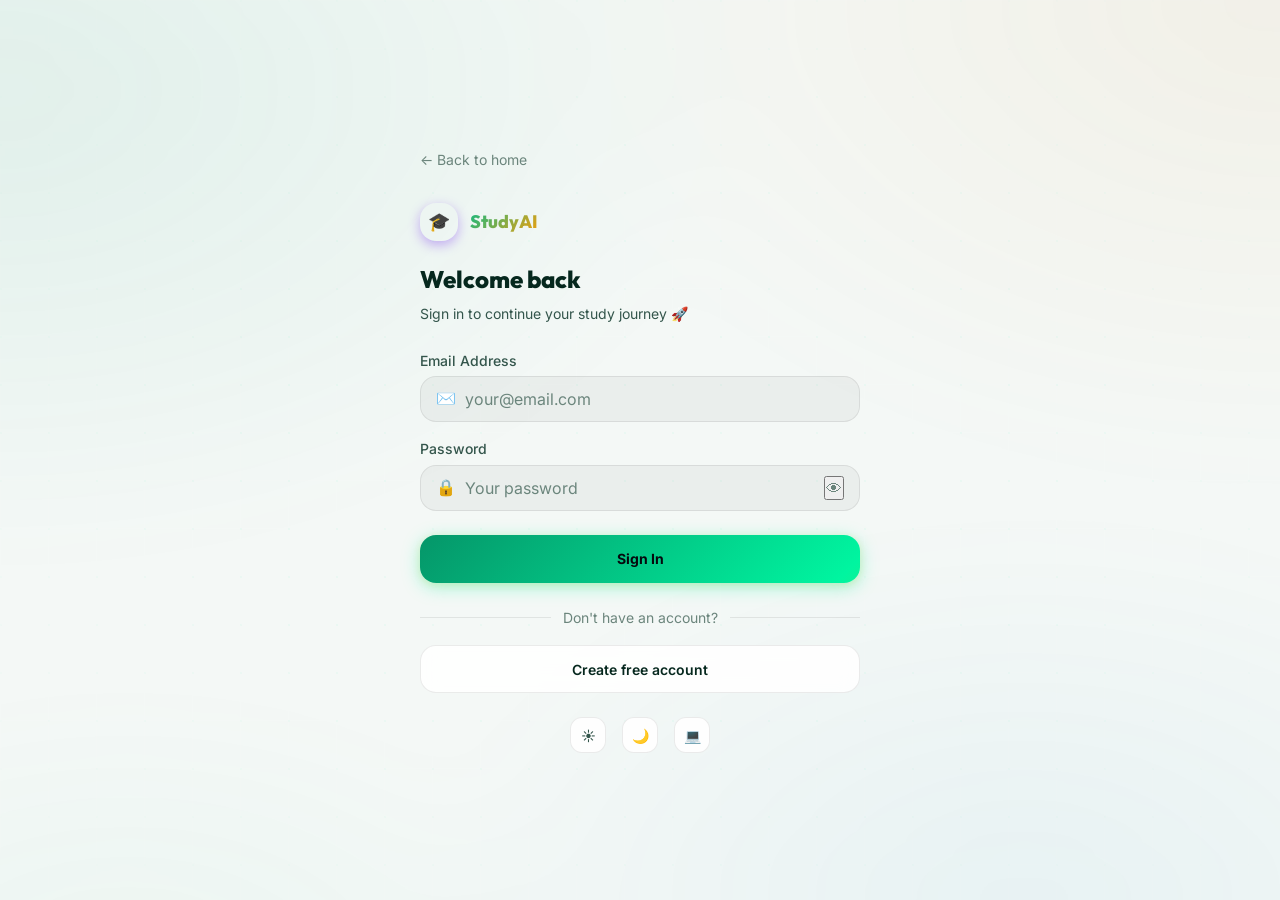
<file: frontend/auth/login.html>
<!DOCTYPE html>
<html lang="en">
<head>
  <meta charset="UTF-8">
  <meta name="viewport" content="width=device-width, initial-scale=1.0">
  <title>Login — StudyAI</title>
  <meta name="description" content="Login to your StudyAI account and continue your personalized study journey.">
  <link rel="stylesheet" href="../css/variables.css">
  <link rel="stylesheet" href="../css/themes.css">
  <link rel="stylesheet" href="../css/base.css">
  <link rel="stylesheet" href="../css/animations.css">
  <link rel="stylesheet" href="../css/components.css">
  <style>
    body { min-height: 100vh; display: flex; align-items: center; justify-content: center; padding: var(--space-6); }

    .login-container {
      width: 100%;
      max-width: 440px;
      animation: fadeUp 0.5s ease;
    }

    .auth-form { display: flex; flex-direction: column; gap: var(--space-4); margin-top: var(--space-6); }

    .back-link {
      display: inline-flex; align-items: center; gap: var(--space-2);
      color: var(--text-muted); font-size: var(--text-sm);
      margin-bottom: var(--space-8);
      transition: color var(--transition-fast);
    }
    .back-link:hover { color: var(--text-primary); }
  </style>
</head>
<body>
<main class="login-container" aria-label="Login">
  <a href="../index.html" class="back-link">← Back to home</a>

  <a href="../index.html" class="nav-logo" style="margin-bottom:var(--space-6)" aria-label="StudyAI home">
    <div class="nav-logo-icon">🎓</div>
    <span class="nav-logo-text">StudyAI</span>
  </a>

  <h1 style="font-size:var(--text-2xl);font-weight:800;margin-bottom:var(--space-2)">Welcome back</h1>
  <p class="text-secondary text-sm">Sign in to continue your study journey 🚀</p>

  <div id="error-banner" class="hidden" role="alert" aria-live="polite"
    style="background:var(--danger-bg);border:1px solid rgba(244,63,94,0.3);border-radius:var(--radius-lg);padding:var(--space-3) var(--space-4);margin-top:var(--space-4);color:var(--danger-light);font-size:var(--text-sm)">
  </div>

  <form class="auth-form" id="login-form" novalidate aria-label="Login form">
    <div class="form-group">
      <label class="form-label" for="email">Email Address</label>
      <div class="input-group">
        <span class="input-icon" aria-hidden="true">✉️</span>
        <input
          type="email" id="email" name="email"
          class="form-input" placeholder="your@email.com"
          required autocomplete="email"
          aria-required="true"
          aria-describedby="email-error"
        >
      </div>
      <div class="form-error hidden" id="email-error" role="alert"></div>
    </div>

    <div class="form-group">
      <div class="flex justify-between items-center">
        <label class="form-label" for="password">Password</label>
      </div>
      <div class="input-group icon-right">
        <span class="input-icon" aria-hidden="true">🔒</span>
        <input
          type="password" id="password" name="password"
          class="form-input" placeholder="Your password"
          required autocomplete="current-password"
          aria-required="true"
          aria-describedby="password-error"
        >
        <button type="button" class="input-icon-right" id="toggle-password"
          aria-label="Toggle password visibility">👁</button>
      </div>
      <div class="form-error hidden" id="password-error" role="alert"></div>
    </div>

    <button type="submit" class="btn btn-primary w-full" id="submit-btn"
      style="margin-top:var(--space-2);height:48px" aria-label="Sign in">
      <span id="btn-text">Sign In</span>
      <span id="btn-spinner" class="hidden"><div class="spinner"></div></span>
    </button>
  </form>

  <div class="divider-text mt-6">
    <span>Don't have an account?</span>
  </div>
  <a href="signup.html" class="btn btn-secondary w-full mt-4" style="height:48px">
    Create free account
  </a>

  <div class="flex justify-center gap-4 mt-6" role="group" aria-label="Theme selection">
    <button class="btn btn-icon" data-theme-btn="light" title="Light mode" aria-label="Light mode">☀️</button>
    <button class="btn btn-icon" data-theme-btn="dark" title="Dark mode" aria-label="Dark mode">🌙</button>
    <button class="btn btn-icon" data-theme-btn="system" title="System mode" aria-label="System mode">💻</button>
  </div>
</main>

<div class="toast-container" id="toast-container" role="status" aria-live="polite"></div>

<script type="module" src="../js/auth.js"></script>
</body>
</html>
</file>
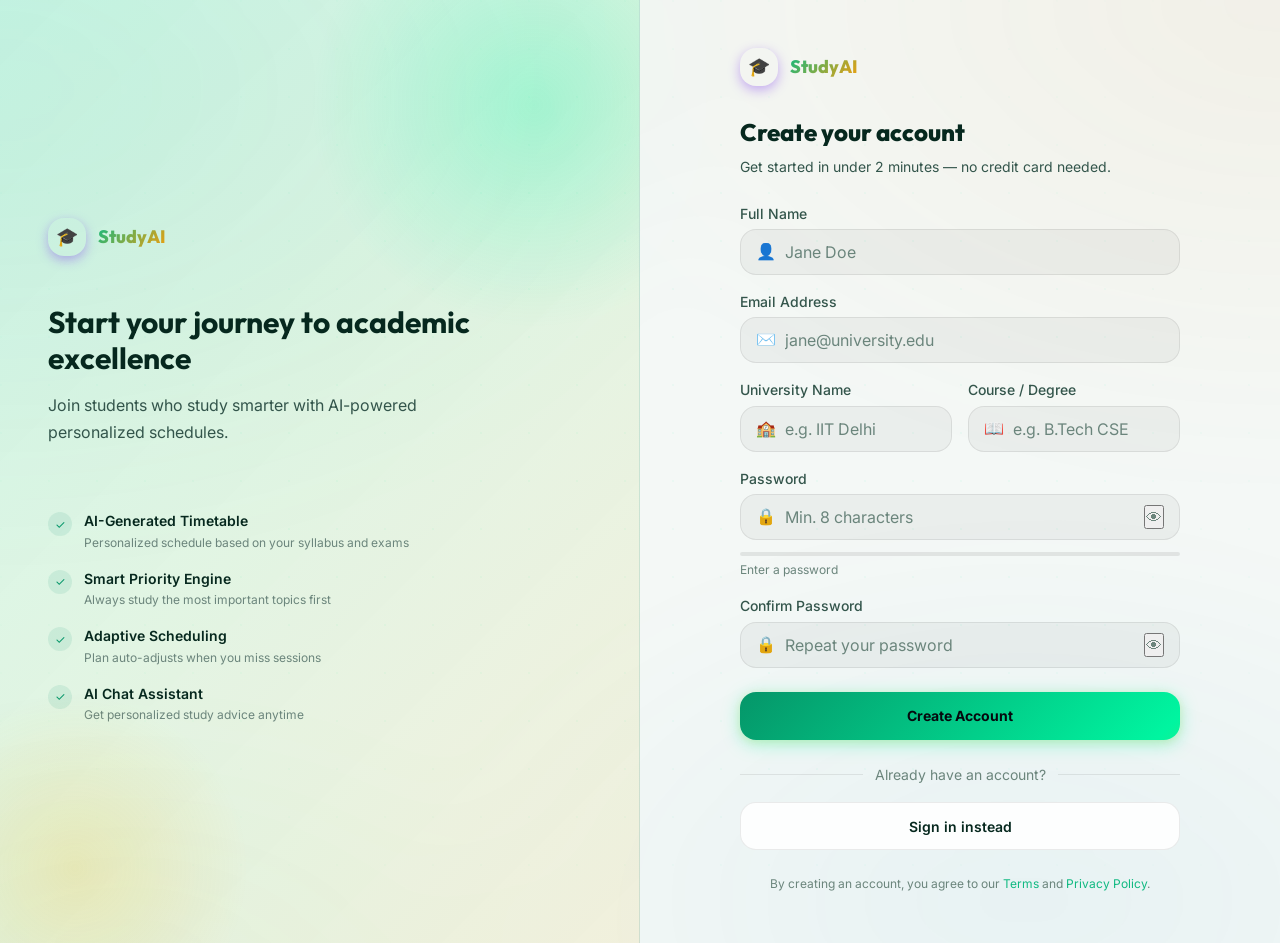
<file: frontend/auth/signup.html>
<!DOCTYPE html>
<html lang="en">
<head>
  <meta charset="UTF-8">
  <meta name="viewport" content="width=device-width, initial-scale=1.0">
  <title>Sign Up — StudyAI</title>
  <meta name="description" content="Create your free StudyAI account and start studying smarter with AI-powered personalized timetables.">
  <link rel="stylesheet" href="../css/variables.css">
  <link rel="stylesheet" href="../css/themes.css">
  <link rel="stylesheet" href="../css/base.css">
  <link rel="stylesheet" href="../css/animations.css">
  <link rel="stylesheet" href="../css/components.css">
  <style>
    .auth-page {
      min-height: 100vh;
      display: grid;
      grid-template-columns: 1fr 1fr;
    }

    .auth-left {
      background: linear-gradient(135deg, rgba(0, 245, 160, 0.15), rgba(255, 184, 0, 0.10));
      border-right: 1px solid var(--border);
      display: flex;
      flex-direction: column;
      justify-content: center;
      padding: var(--space-16) var(--space-12);
      position: relative;
      overflow: hidden;
    }

    .auth-left::before {
      content: '';
      position: absolute;
      width: 450px; height: 450px;
      background: radial-gradient(circle, rgba(0, 245, 160, 0.25), transparent 70%);
      top: -120px; right: -120px;
      border-radius: 50%;
      animation: auroraDrift 18s ease-in-out infinite alternate;
    }

    .auth-left::after {
      content: '';
      position: absolute;
      width: 350px; height: 350px;
      background: radial-gradient(circle, rgba(255, 184, 0, 0.18), transparent 70%);
      bottom: -100px; left: -100px;
      border-radius: 50%;
      animation: orbFloat2 15s ease-in-out infinite alternate;
    }

    .auth-right {
      display: flex;
      flex-direction: column;
      justify-content: center;
      align-items: center;
      padding: var(--space-12) var(--space-8);
      overflow-y: auto;
    }

    .auth-form-box {
      width: 100%;
      max-width: 440px;
      animation: fadeUp 0.5s ease;
    }

    .auth-logo {
      display: flex;
      align-items: center;
      gap: var(--space-3);
      margin-bottom: var(--space-8);
      text-decoration: none;
    }

    .auth-title {
      font-family: 'Outfit', sans-serif;
      font-size: var(--text-2xl);
      font-weight: var(--font-extrabold);
      margin-bottom: var(--space-2);
    }

    .auth-form {
      display: flex;
      flex-direction: column;
      gap: var(--space-4);
      margin-top: var(--space-6);
    }

    .password-strength {
      margin-top: var(--space-2);
    }

    .strength-bar {
      height: 4px;
      background: var(--border);
      border-radius: var(--radius-full);
      overflow: hidden;
      margin-bottom: 4px;
    }

    .strength-fill {
      height: 100%;
      border-radius: var(--radius-full);
      transition: width 0.3s, background 0.3s;
      width: 0%;
    }

    .feature-list {
      list-style: none;
      display: flex;
      flex-direction: column;
      gap: var(--space-4);
      margin-top: var(--space-8);
    }

    .feature-item {
      display: flex;
      align-items: flex-start;
      gap: var(--space-3);
    }

    .feature-check {
      width: 24px; height: 24px;
      border-radius: var(--radius-md);
      background: var(--success-bg);
      color: var(--success);
      display: flex; align-items: center; justify-content: center;
      font-size: 12px;
      flex-shrink: 0;
      margin-top: 2px;
    }

    @media (max-width: 768px) {
      .auth-page { grid-template-columns: 1fr; }
      .auth-left { display: none; }
    }
  </style>
</head>
<body>
<main class="auth-page">
  <!-- Left panel -->
  <div class="auth-left" aria-hidden="true">
    <a href="../index.html" class="nav-logo" style="margin-bottom:var(--space-12)">
      <div class="nav-logo-icon">🎓</div>
      <span class="nav-logo-text">StudyAI</span>
    </a>
    <h2 style="font-size:var(--text-3xl);margin-bottom:var(--space-4);color:var(--text-primary)">
      Start your journey to <span class="gradient-text">academic excellence</span>
    </h2>
    <p class="text-secondary" style="max-width:400px;margin-bottom:var(--space-8)">
      Join students who study smarter with AI-powered personalized schedules.
    </p>
    <ul class="feature-list">
      <li class="feature-item">
        <div class="feature-check">✓</div>
        <div>
          <div class="font-semibold text-sm" style="color:var(--text-primary)">AI-Generated Timetable</div>
          <div class="text-xs text-muted">Personalized schedule based on your syllabus and exams</div>
        </div>
      </li>
      <li class="feature-item">
        <div class="feature-check">✓</div>
        <div>
          <div class="font-semibold text-sm" style="color:var(--text-primary)">Smart Priority Engine</div>
          <div class="text-xs text-muted">Always study the most important topics first</div>
        </div>
      </li>
      <li class="feature-item">
        <div class="feature-check">✓</div>
        <div>
          <div class="font-semibold text-sm" style="color:var(--text-primary)">Adaptive Scheduling</div>
          <div class="text-xs text-muted">Plan auto-adjusts when you miss sessions</div>
        </div>
      </li>
      <li class="feature-item">
        <div class="feature-check">✓</div>
        <div>
          <div class="font-semibold text-sm" style="color:var(--text-primary)">AI Chat Assistant</div>
          <div class="text-xs text-muted">Get personalized study advice anytime</div>
        </div>
      </li>
    </ul>
  </div>

  <!-- Right panel: form -->
  <div class="auth-right">
    <div class="auth-form-box">
      <a href="../index.html" class="nav-logo auth-logo" aria-label="StudyAI home">
        <div class="nav-logo-icon">🎓</div>
        <span class="nav-logo-text">StudyAI</span>
      </a>

      <h1 class="auth-title">Create your account</h1>
      <p class="text-secondary text-sm">Get started in under 2 minutes — no credit card needed.</p>

      <!-- Error banner -->
      <div id="error-banner" class="hidden" role="alert" aria-live="polite"
        style="background:var(--danger-bg);border:1px solid rgba(244,63,94,0.3);border-radius:var(--radius-lg);padding:var(--space-3) var(--space-4);margin-top:var(--space-4);color:var(--danger-light);font-size:var(--text-sm)">
      </div>

      <form class="auth-form" id="signup-form" novalidate aria-label="Create account form">
        <div class="form-group">
          <label class="form-label" for="name">Full Name</label>
          <div class="input-group">
            <span class="input-icon" aria-hidden="true">👤</span>
            <input
              type="text" id="name" name="name"
              class="form-input" placeholder="Jane Doe"
              required autocomplete="name"
              minlength="2" maxlength="100"
              aria-required="true"
              aria-describedby="name-error"
            >
          </div>
          <div class="form-error hidden" id="name-error" role="alert"></div>
        </div>

        <div class="form-group">
          <label class="form-label" for="email">Email Address</label>
          <div class="input-group">
            <span class="input-icon" aria-hidden="true">✉️</span>
            <input
              type="email" id="email" name="email"
              class="form-input" placeholder="jane@university.edu"
              required autocomplete="email"
              aria-required="true"
              aria-describedby="email-error"
            >
          </div>
          <div class="form-error hidden" id="email-error" role="alert"></div>
        </div>

        <div style="display:grid;grid-template-columns:1fr 1fr;gap:var(--space-4)">
          <div class="form-group">
            <label class="form-label" for="university">University Name</label>
            <div class="input-group">
              <span class="input-icon" aria-hidden="true">🏫</span>
              <input
                type="text" id="university" name="university"
                class="form-input" placeholder="e.g. IIT Delhi"
                autocomplete="organization"
                aria-describedby="university-error"
              >
            </div>
            <div class="form-error hidden" id="university-error" role="alert"></div>
          </div>

          <div class="form-group">
            <label class="form-label" for="course">Course / Degree</label>
            <div class="input-group">
              <span class="input-icon" aria-hidden="true">📖</span>
              <input
                type="text" id="course" name="course"
                class="form-input" placeholder="e.g. B.Tech CSE"
                aria-describedby="course-error"
              >
            </div>
            <div class="form-error hidden" id="course-error" role="alert"></div>
          </div>
        </div>

        <div class="form-group">
          <label class="form-label" for="password">Password</label>
          <div class="input-group icon-right">
            <span class="input-icon" aria-hidden="true">🔒</span>
            <input
              type="password" id="password" name="password"
              class="form-input" placeholder="Min. 8 characters"
              required autocomplete="new-password"
              minlength="8"
              aria-required="true"
              aria-describedby="password-error password-strength-desc"
            >
            <button type="button" class="input-icon-right" id="toggle-password"
              aria-label="Toggle password visibility">👁</button>
          </div>
          <div class="password-strength" aria-live="polite">
            <div class="strength-bar"><div class="strength-fill" id="strength-fill"></div></div>
            <div class="form-hint" id="strength-label" id="password-strength-desc">Enter a password</div>
          </div>
          <div class="form-error hidden" id="password-error" role="alert"></div>
        </div>

        <div class="form-group">
          <label class="form-label" for="confirm-password">Confirm Password</label>
          <div class="input-group icon-right">
            <span class="input-icon" aria-hidden="true">🔒</span>
            <input
              type="password" id="confirm-password" name="confirm_password"
              class="form-input" placeholder="Repeat your password"
              required autocomplete="new-password"
              aria-required="true"
              aria-describedby="confirm-error"
            >
            <button type="button" class="input-icon-right" id="toggle-confirm"
              aria-label="Toggle password visibility">👁</button>
          </div>
          <div class="form-error hidden" id="confirm-password-error" role="alert"></div>
        </div>

        <button type="submit" class="btn btn-primary w-full" id="submit-btn"
          style="margin-top:var(--space-2);height:48px">
          <span id="btn-text">Create Account</span>
          <span id="btn-spinner" class="hidden"><div class="spinner"></div></span>
        </button>
      </form>

      <div class="divider-text mt-6">
        <span>Already have an account?</span>
      </div>
      <a href="login.html" class="btn btn-secondary w-full mt-4" style="height:48px">
        Sign in instead
      </a>

      <p class="text-center text-xs text-muted mt-6">
        By creating an account, you agree to our
        <a href="#" style="color:var(--primary-light)">Terms</a> and
        <a href="#" style="color:var(--primary-light)">Privacy Policy</a>.
      </p>
    </div>
  </div>
</main>

<div class="toast-container" id="toast-container" role="status" aria-live="polite"></div>

<script type="module" src="../js/auth.js"></script>
</body>
</html>
</file>
<file: frontend/css/variables.css>
/* ============================================================
   DESIGN TOKENS — AI Study Planner
   ============================================================ */
:root {
  /* Brand Colors — Cyber Aurora & Solar Amber (No Purple/Blue AI cliché) */
  --emerald-50: #ecfdf5;
  --emerald-100: #d1fae5;
  --emerald-200: #a7f3d0;
  --emerald-300: #6ee7b7;
  --emerald-400: #34d399;
  --emerald-500: #10b981;
  --emerald-600: #059669;
  --emerald-700: #047857;
  --emerald-800: #065f46;
  --emerald-900: #022c22;

  --mint-400: #2dd4bf;
  --mint-500: #14b8a6;
  --mint-neon: #00f5a0;

  --amber-300: #fde047;
  --amber-400: #fbbf24;
  --amber-500: #f59e0b;
  --amber-600: #d97706;
  --amber-neon: #ffb800;
  --amber-glow: #ff8800;

  --teal-400: #2dd4bf;
  --teal-500: #0d9488;
  --cyan-400: #22d3ee;
  --cyan-500: #06b6d4;

  --rose-400: #fb7185;
  --rose-500: #f43f5e;
  --coral-500: #ff6b6b;

  /* Spacing */
  --space-1: 0.25rem;
  --space-2: 0.5rem;
  --space-3: 0.75rem;
  --space-4: 1rem;
  --space-5: 1.25rem;
  --space-6: 1.5rem;
  --space-8: 2rem;
  --space-10: 2.5rem;
  --space-12: 3rem;
  --space-16: 4rem;
  --space-20: 5rem;
  --space-24: 6rem;

  /* Border Radius */
  --radius-sm: 0.5rem;
  --radius-md: 0.75rem;
  --radius-lg: 1rem;
  --radius-xl: 1.25rem;
  --radius-2xl: 1.5rem;
  --radius-3xl: 2rem;
  --radius-full: 9999px;

  /* Typography Scale */
  --text-xs: 0.75rem;
  --text-sm: 0.875rem;
  --text-base: 1rem;
  --text-lg: 1.125rem;
  --text-xl: 1.25rem;
  --text-2xl: 1.5rem;
  --text-3xl: 1.875rem;
  --text-4xl: 2.25rem;
  --text-5xl: 3rem;
  --text-6xl: 3.75rem;

  /* Font Weights */
  --font-normal: 400;
  --font-medium: 500;
  --font-semibold: 600;
  --font-bold: 700;
  --font-extrabold: 800;

  /* Shadows & Glows */
  --shadow-sm: 0 1px 3px rgba(0,0,0,0.2), 0 1px 2px rgba(0,0,0,0.15);
  --shadow-md: 0 4px 20px rgba(0,0,0,0.3);
  --shadow-lg: 0 8px 36px rgba(0,0,0,0.4);
  --shadow-xl: 0 20px 50px rgba(0,0,0,0.55);
  --shadow-glow-emerald: 0 0 30px rgba(0,245,160,0.35), 0 0 60px rgba(16,185,129,0.15);
  --shadow-glow-amber: 0 0 30px rgba(255,184,0,0.35), 0 0 60px rgba(245,158,11,0.15);
  --shadow-glow-teal: 0 0 24px rgba(6,182,212,0.35);
  --shadow-glow-aurora: 0 0 40px rgba(0,245,160,0.3), 0 0 80px rgba(255,184,0,0.15);

  /* Transitions */
  --transition-fast: 150ms cubic-bezier(0.4,0,0.2,1);
  --transition-base: 250ms cubic-bezier(0.4,0,0.2,1);
  --transition-slow: 400ms cubic-bezier(0.4,0,0.2,1);
  --transition-spring: 350ms cubic-bezier(0.34,1.56,0.64,1);

  /* Z-index */
  --z-dropdown: 100;
  --z-sticky: 200;
  --z-modal: 300;
  --z-toast: 400;
  --z-overlay: 500;
}
</file>
<file: frontend/css/themes.css>
/* ============================================================
   THEMES — Cyber Aurora & Solar Amber
   ============================================================ */

/* ── DARK THEME (default) ────────────────────────────────── */
[data-theme="dark"], :root {
  --bg-base: #06090e;
  --bg-surface: rgba(10, 16, 23, 0.92);
  --bg-surface-2: rgba(15, 23, 33, 0.85);
  --bg-surface-3: rgba(20, 31, 44, 0.75);
  --bg-card: rgba(13, 22, 31, 0.68);
  --bg-card-hover: rgba(18, 30, 42, 0.85);
  --bg-input: rgba(255, 255, 255, 0.05);
  --bg-input-focus: rgba(0, 245, 160, 0.08);

  --border: rgba(255, 255, 255, 0.08);
  --border-focus: rgba(0, 245, 160, 0.65);
  --border-subtle: rgba(255, 255, 255, 0.05);
  --border-glow: rgba(0, 245, 160, 0.25);

  --text-primary: #f0fdf4;
  --text-secondary: #94a3b8;
  --text-muted: #64748b;
  --text-disabled: #334155;

  /* Emerald Aurora Primary */
  --primary: #00f5a0;
  --primary-light: #4efbc0;
  --primary-dark: #059669;
  --primary-bg: rgba(0, 245, 160, 0.12);

  /* Solar Amber Secondary */
  --secondary: #ffb800;
  --secondary-light: #fde047;
  --secondary-dark: #d97706;
  --secondary-bg: rgba(255, 184, 0, 0.12);

  /* Aquamarine Accent */
  --accent: #00f2fe;
  --accent-light: #38bdf8;
  --accent-bg: rgba(0, 242, 254, 0.12);

  --success: #10b981;
  --success-light: #34d399;
  --success-bg: rgba(16, 185, 129, 0.14);

  --warning: #f59e0b;
  --warning-light: #fbbf24;
  --warning-bg: rgba(245, 158, 11, 0.14);

  --danger: #ff4757;
  --danger-light: #ff6b81;
  --danger-bg: rgba(255, 71, 87, 0.14);

  /* Ambient Multi-Source Lighting */
  --ambient-1: rgba(0, 245, 160, 0.16);
  --ambient-2: rgba(255, 184, 0, 0.12);
  --ambient-3: rgba(0, 242, 254, 0.10);
  --ambient-4: rgba(16, 185, 129, 0.08);

  --scrollbar-track: rgba(0, 0, 0, 0.2);
  --scrollbar-thumb: rgba(0, 245, 160, 0.25);
  --scrollbar-thumb-hover: rgba(0, 245, 160, 0.6);

  --glass-bg: rgba(11, 19, 27, 0.65);
  --glass-border: rgba(255, 255, 255, 0.09);
  --glass-blur: blur(24px);

  --nav-bg: rgba(6, 9, 14, 0.82);
  --sidebar-bg: rgba(7, 12, 18, 0.95);

  color-scheme: dark;
}

/* ── LIGHT THEME ─────────────────────────────────────────── */
[data-theme="light"] {
  --bg-base: #f4f8f6;
  --bg-surface: rgba(255, 255, 255, 0.95);
  --bg-surface-2: rgba(241, 248, 244, 0.90);
  --bg-surface-3: rgba(232, 244, 238, 0.85);
  --bg-card: rgba(255, 255, 255, 0.88);
  --bg-card-hover: rgba(255, 255, 255, 1.0);
  --bg-input: rgba(0, 0, 0, 0.04);
  --bg-input-focus: rgba(0, 180, 116, 0.08);

  --border: rgba(0, 0, 0, 0.08);
  --border-focus: rgba(5, 150, 105, 0.6);
  --border-subtle: rgba(0, 0, 0, 0.04);
  --border-glow: rgba(5, 150, 105, 0.2);

  --text-primary: #06281e;
  --text-secondary: #33554b;
  --text-muted: #6b857c;
  --text-disabled: #a0b6af;

  --primary: #059669;
  --primary-light: #10b981;
  --primary-dark: #047857;
  --primary-bg: rgba(5, 150, 105, 0.10);

  --secondary: #d97706;
  --secondary-light: #f59e0b;
  --secondary-bg: rgba(217, 119, 6, 0.10);

  --accent: #0284c7;
  --accent-light: #0ea5e9;
  --accent-bg: rgba(2, 132, 199, 0.10);

  --success: #059669;
  --success-light: #10b981;
  --success-bg: rgba(5, 150, 105, 0.10);

  --warning: #d97706;
  --warning-light: #f59e0b;
  --warning-bg: rgba(217, 119, 6, 0.10);

  --danger: #e11d48;
  --danger-light: #f43f5e;
  --danger-bg: rgba(225, 29, 72, 0.10);

  --ambient-1: rgba(5, 150, 105, 0.08);
  --ambient-2: rgba(217, 119, 6, 0.06);
  --ambient-3: rgba(2, 132, 199, 0.05);
  --ambient-4: rgba(16, 185, 129, 0.04);

  --scrollbar-track: rgba(0, 0, 0, 0.04);
  --scrollbar-thumb: rgba(5, 150, 105, 0.25);
  --scrollbar-thumb-hover: rgba(5, 150, 105, 0.6);

  --glass-bg: rgba(255, 255, 255, 0.80);
  --glass-border: rgba(5, 150, 105, 0.12);
  --glass-blur: blur(20px);

  --nav-bg: rgba(255, 255, 255, 0.90);
  --sidebar-bg: rgba(255, 255, 255, 0.98);

  color-scheme: light;
}
</file>
<file: frontend/css/base.css>
/* ============================================================
   BASE — Reset, Typography, Scrollbar, Body
   ============================================================ */
@import url('https://fonts.googleapis.com/css2?family=Outfit:wght@300;400;500;600;700;800;900&family=Inter:wght@300;400;500;600;700&family=JetBrains+Mono:wght@400;500&display=swap');

*, *::before, *::after { box-sizing: border-box; margin: 0; padding: 0; }

html {
  font-size: 16px;
  scroll-behavior: smooth;
  -webkit-text-size-adjust: 100%;
}

body {
  font-family: 'Inter', -apple-system, BlinkMacSystemFont, sans-serif;
  font-size: var(--text-base);
  font-weight: var(--font-normal);
  color: var(--text-primary);
  background-color: var(--bg-base);
  line-height: 1.6;
  min-height: 100vh;
  overflow-x: hidden;
  transition: background-color var(--transition-base), color var(--transition-base);
}

/* Dynamic Multi-Layer Ambient Lighting Background */
body::before {
  content: '';
  position: fixed;
  inset: -50%;
  width: 200%;
  height: 200%;
  background:
    radial-gradient(ellipse 45% 40% at 25% 30%, var(--ambient-1) 0%, transparent 65%),
    radial-gradient(ellipse 50% 45% at 75% 25%, var(--ambient-2) 0%, transparent 60%),
    radial-gradient(ellipse 40% 35% at 65% 75%, var(--ambient-3) 0%, transparent 60%),
    radial-gradient(ellipse 35% 30% at 30% 80%, var(--ambient-4) 0%, transparent 55%);
  pointer-events: none;
  z-index: 0;
  animation: auroraDrift 28s cubic-bezier(0.4, 0, 0.2, 1) infinite alternate;
  filter: blur(40px);
}

/* Subtle Geometric Luminous Lattice Grid */
body::after {
  content: '';
  position: fixed;
  inset: 0;
  background-image:
    radial-gradient(circle at 1px 1px, rgba(0, 245, 160, 0.04) 1px, transparent 0),
    linear-gradient(to right, rgba(255, 255, 255, 0.015) 1px, transparent 1px),
    linear-gradient(to bottom, rgba(255, 255, 255, 0.015) 1px, transparent 1px);
  background-size: 48px 48px, 48px 48px, 48px 48px;
  mask-image: radial-gradient(ellipse 80% 80% at 50% 50%, black 40%, transparent 90%);
  -webkit-mask-image: radial-gradient(ellipse 80% 80% at 50% 50%, black 40%, transparent 90%);
  pointer-events: none;
  z-index: 0;
}

body > * { position: relative; z-index: 1; }

/* Scrollbar */
::-webkit-scrollbar { width: 6px; height: 6px; }
::-webkit-scrollbar-track { background: var(--scrollbar-track); }
::-webkit-scrollbar-thumb {
  background: var(--scrollbar-thumb);
  border-radius: var(--radius-full);
}
::-webkit-scrollbar-thumb:hover { background: var(--scrollbar-thumb-hover); }

/* Typography */
h1, h2, h3, h4, h5, h6 {
  font-family: 'Outfit', sans-serif;
  font-weight: var(--font-bold);
  line-height: 1.2;
  color: var(--text-primary);
}

h1 { font-size: var(--text-4xl); }
h2 { font-size: var(--text-3xl); }
h3 { font-size: var(--text-2xl); }
h4 { font-size: var(--text-xl); }
h5 { font-size: var(--text-lg); }
h6 { font-size: var(--text-base); }

p { color: var(--text-secondary); line-height: 1.7; }
a { color: var(--primary-light); text-decoration: none; transition: color var(--transition-fast); }
a:hover { color: var(--primary); }

code, pre {
  font-family: 'JetBrains Mono', monospace;
  font-size: var(--text-sm);
}

img, svg { display: block; max-width: 100%; }

button, input, select, textarea {
  font-family: inherit;
  font-size: inherit;
}

input, textarea, select {
  outline: none;
  border: none;
}

/* Selection */
::selection {
  background: rgba(124,58,237,0.3);
  color: var(--text-primary);
}

/* Focus visible */
:focus-visible {
  outline: 2px solid var(--primary);
  outline-offset: 2px;
  border-radius: var(--radius-sm);
}

/* Reduced motion */
@media (prefers-reduced-motion: reduce) {
  *, *::before, *::after {
    animation-duration: 0.01ms !important;
    animation-iteration-count: 1 !important;
    transition-duration: 0.01ms !important;
  }
}

/* Layout utilities */
.container {
  width: 100%;
  max-width: 1280px;
  margin: 0 auto;
  padding: 0 var(--space-6);
}

.sr-only {
  position: absolute; width: 1px; height: 1px;
  padding: 0; margin: -1px; overflow: hidden;
  clip: rect(0,0,0,0); border: 0;
}

.flex { display: flex; }
.flex-col { flex-direction: column; }
.items-center { align-items: center; }
.items-start { align-items: flex-start; }
.justify-between { justify-content: space-between; }
.justify-center { justify-content: center; }
.gap-1 { gap: var(--space-1); }
.gap-2 { gap: var(--space-2); }
.gap-3 { gap: var(--space-3); }
.gap-4 { gap: var(--space-4); }
.gap-6 { gap: var(--space-6); }
.gap-8 { gap: var(--space-8); }
.flex-1 { flex: 1; }
.flex-wrap { flex-wrap: wrap; }
.grid { display: grid; }

.text-center { text-align: center; }
.text-right { text-align: right; }
.font-medium { font-weight: var(--font-medium); }
.font-semibold { font-weight: var(--font-semibold); }
.font-bold { font-weight: var(--font-bold); }
.text-sm { font-size: var(--text-sm); }
.text-xs { font-size: var(--text-xs); }
.text-lg { font-size: var(--text-lg); }
.text-xl { font-size: var(--text-xl); }
.text-muted { color: var(--text-muted); }
.text-secondary { color: var(--text-secondary); }
.text-primary-color { color: var(--primary-light); }
.text-success { color: var(--success); }
.text-warning { color: var(--warning); }
.text-danger { color: var(--danger); }

.w-full { width: 100%; }
.h-full { height: 100%; }
.hidden { display: none !important; }
.invisible { visibility: hidden; }
.relative { position: relative; }
.absolute { position: absolute; }
.fixed { position: fixed; }
.inset-0 { top:0; right:0; bottom:0; left:0; }
.overflow-hidden { overflow: hidden; }
.overflow-auto { overflow: auto; }
.truncate { overflow:hidden; text-overflow:ellipsis; white-space:nowrap; }
.cursor-pointer { cursor: pointer; }
.pointer-events-none { pointer-events: none; }
.select-none { user-select: none; }

.mt-1 { margin-top: var(--space-1); }
.mt-2 { margin-top: var(--space-2); }
.mt-3 { margin-top: var(--space-3); }
.mt-4 { margin-top: var(--space-4); }
.mt-6 { margin-top: var(--space-6); }
.mt-8 { margin-top: var(--space-8); }
.mb-1 { margin-bottom: var(--space-1); }
.mb-2 { margin-bottom: var(--space-2); }
.mb-4 { margin-bottom: var(--space-4); }
.mb-6 { margin-bottom: var(--space-6); }
.mb-8 { margin-bottom: var(--space-8); }
.ml-auto { margin-left: auto; }
.mr-auto { margin-right: auto; }
.mx-auto { margin-left: auto; margin-right: auto; }

.p-2 { padding: var(--space-2); }
.p-3 { padding: var(--space-3); }
.p-4 { padding: var(--space-4); }
.p-6 { padding: var(--space-6); }
.p-8 { padding: var(--space-8); }
.px-3 { padding-left: var(--space-3); padding-right: var(--space-3); }
.px-4 { padding-left: var(--space-4); padding-right: var(--space-4); }
.px-6 { padding-left: var(--space-6); padding-right: var(--space-6); }
.py-2 { padding-top: var(--space-2); padding-bottom: var(--space-2); }
.py-3 { padding-top: var(--space-3); padding-bottom: var(--space-3); }
.py-4 { padding-top: var(--space-4); padding-bottom: var(--space-4); }
</file>
<file: frontend/css/animations.css>
/* ============================================================
   ANIMATIONS — Keyframes & Motion
   ============================================================ */

/* Entrance animations */
@keyframes fadeIn {
  from { opacity: 0; }
  to { opacity: 1; }
}

@keyframes fadeUp {
  from { opacity: 0; transform: translateY(20px); }
  to { opacity: 1; transform: translateY(0); }
}

@keyframes fadeDown {
  from { opacity: 0; transform: translateY(-20px); }
  to { opacity: 1; transform: translateY(0); }
}

@keyframes slideInLeft {
  from { opacity: 0; transform: translateX(-30px); }
  to { opacity: 1; transform: translateX(0); }
}

@keyframes slideInRight {
  from { opacity: 0; transform: translateX(30px); }
  to { opacity: 1; transform: translateX(0); }
}

@keyframes scaleIn {
  from { opacity: 0; transform: scale(0.92); }
  to { opacity: 1; transform: scale(1); }
}

@keyframes scaleInBounce {
  from { opacity: 0; transform: scale(0.8); }
  60% { transform: scale(1.05); }
  to { opacity: 1; transform: scale(1); }
}

/* Continuous animations */
@keyframes shimmer {
  0% { background-position: -200% 0; }
  100% { background-position: 200% 0; }
}

@keyframes pulse {
  0%, 100% { opacity: 1; }
  50% { opacity: 0.5; }
}

@keyframes spin {
  from { transform: rotate(0deg); }
  to { transform: rotate(360deg); }
}

@keyframes float {
  0%, 100% { transform: translateY(0px); }
  50% { transform: translateY(-12px); }
}

@keyframes glow {
  0%, 100% { box-shadow: 0 0 20px rgba(124,58,237,0.3); }
  50% { box-shadow: 0 0 40px rgba(124,58,237,0.6), 0 0 60px rgba(124,58,237,0.2); }
}

@keyframes gradientShift {
  0% { background-position: 0% 50%; }
  50% { background-position: 100% 50%; }
  100% { background-position: 0% 50%; }
}

@keyframes progressFill {
  from { width: 0%; }
  to { width: var(--progress-width, 50%); }
}

@keyframes countUp {
  from { opacity: 0; transform: translateY(10px); }
  to { opacity: 1; transform: translateY(0); }
}

@keyframes timerPulse {
  0%, 100% { transform: scale(1); }
  50% { transform: scale(1.02); }
}

@keyframes particleFloat {
  0% { transform: translateY(0) rotate(0deg); opacity: 0.7; }
  100% { transform: translateY(-100vh) rotate(720deg); opacity: 0; }
}

@keyframes ripple {
  0% { transform: scale(0); opacity: 0.6; }
  100% { transform: scale(4); opacity: 0; }
}

@keyframes toastSlideIn {
  from { transform: translateX(calc(100% + 24px)); opacity: 0; }
  to { transform: translateX(0); opacity: 1; }
}

@keyframes toastSlideOut {
  from { transform: translateX(0); opacity: 1; }
  to { transform: translateX(calc(100% + 24px)); opacity: 0; }
}

@keyframes skeletonWave {
  0% { background-position: -200px 0; }
  100% { background-position: calc(200px + 100%) 0; }
}

@keyframes dotBounce {
  0%, 80%, 100% { transform: scale(0.8); opacity: 0.5; }
  40% { transform: scale(1.2); opacity: 1; }
}

@keyframes strokeDraw {
  from { stroke-dashoffset: 400; }
  to { stroke-dashoffset: var(--stroke-end, 0); }
}

/* Ambient Lighting & Aurora Keyframes */
@keyframes auroraDrift {
  0% {
    transform: rotate(0deg) scale(1) translate(0, 0);
    opacity: 0.75;
  }
  33% {
    transform: rotate(120deg) scale(1.18) translate(30px, -40px);
    opacity: 0.95;
  }
  66% {
    transform: rotate(240deg) scale(0.88) translate(-40px, 30px);
    opacity: 0.70;
  }
  100% {
    transform: rotate(360deg) scale(1) translate(0, 0);
    opacity: 0.75;
  }
}

@keyframes orbFloat1 {
  0%, 100% {
    transform: translate(0px, 0px) scale(1);
  }
  50% {
    transform: translate(60px, -45px) scale(1.15);
  }
}

@keyframes orbFloat2 {
  0%, 100% {
    transform: translate(0px, 0px) scale(1);
  }
  50% {
    transform: translate(-50px, 55px) scale(1.2);
  }
}

@keyframes orbFloat3 {
  0%, 100% {
    transform: translate(0px, 0px) scale(1);
  }
  50% {
    transform: translate(40px, 40px) scale(0.9);
  }
}

@keyframes glowBreathe {
  0%, 100% {
    filter: drop-shadow(0 0 15px rgba(0, 245, 160, 0.35)) drop-shadow(0 0 35px rgba(255, 184, 0, 0.2));
  }
  50% {
    filter: drop-shadow(0 0 25px rgba(0, 245, 160, 0.65)) drop-shadow(0 0 55px rgba(255, 184, 0, 0.35));
  }
}

@keyframes borderRadiance {
  0% { background-position: 0% 50%; }
  50% { background-position: 100% 50%; }
  100% { background-position: 0% 50%; }
}

@keyframes shimmerSweep {
  0% { transform: translateX(-150%) skewX(-20deg); }
  100% { transform: translateX(200%) skewX(-20deg); }
}

/* Animation utility classes */
.animate-fade-in { animation: fadeIn 0.4s ease forwards; }
.animate-fade-up { animation: fadeUp 0.5s cubic-bezier(0.4,0,0.2,1) forwards; }
.animate-fade-down { animation: fadeDown 0.4s ease forwards; }
.animate-slide-left { animation: slideInLeft 0.4s ease forwards; }
.animate-slide-right { animation: slideInRight 0.4s ease forwards; }
.animate-scale-in { animation: scaleIn 0.3s cubic-bezier(0.34,1.56,0.64,1) forwards; }
.animate-scale-bounce { animation: scaleInBounce 0.5s cubic-bezier(0.34,1.56,0.64,1) forwards; }
.animate-float { animation: float 4s ease-in-out infinite; }
.animate-glow { animation: glowBreathe 3s ease-in-out infinite; }
.animate-spin { animation: spin 1s linear infinite; }
.animate-pulse { animation: pulse 2s ease-in-out infinite; }
.animate-aurora { animation: auroraDrift 18s ease-in-out infinite; }

/* Staggered children */
.stagger > *:nth-child(1) { animation-delay: 0ms; }
.stagger > *:nth-child(2) { animation-delay: 70ms; }
.stagger > *:nth-child(3) { animation-delay: 140ms; }
.stagger > *:nth-child(4) { animation-delay: 210ms; }
.stagger > *:nth-child(5) { animation-delay: 280ms; }
.stagger > *:nth-child(6) { animation-delay: 350ms; }
.stagger > *:nth-child(7) { animation-delay: 420ms; }
.stagger > *:nth-child(8) { animation-delay: 490ms; }
</file>
<file: frontend/css/components.css>
/* ============================================================
   COMPONENTS — Reusable UI Elements
   ============================================================ */

/* ── GLASS CARD ───────────────────────────────────────────── */
.card {
  background: var(--glass-bg);
  backdrop-filter: var(--glass-blur);
  -webkit-backdrop-filter: var(--glass-blur);
  border: 1px solid var(--glass-border);
  border-radius: var(--radius-2xl);
  padding: var(--space-6);
  transition: transform var(--transition-base), box-shadow var(--transition-base), background var(--transition-base), border-color var(--transition-base);
  position: relative;
  overflow: hidden;
}

.card::after {
  content: '';
  position: absolute;
  inset: 0;
  border-radius: inherit;
  background: radial-gradient(circle at top left, rgba(0, 245, 160, 0.12), transparent 70%),
              radial-gradient(circle at bottom right, rgba(255, 184, 0, 0.08), transparent 70%);
  pointer-events: none;
  opacity: 0;
  transition: opacity var(--transition-base);
}

.card:hover {
  transform: translateY(-3px);
  box-shadow: var(--shadow-xl), var(--shadow-glow-emerald);
  border-color: rgba(0, 245, 160, 0.3);
}

.card:hover::after {
  opacity: 1;
}

.card-sm { padding: var(--space-4); border-radius: var(--radius-xl); }
.card-lg { padding: var(--space-8); border-radius: var(--radius-3xl); }
.card-flat { border-radius: var(--radius-lg); }
.card-glow {
  box-shadow: var(--shadow-glow-aurora);
  border-color: rgba(0, 245, 160, 0.4);
}
.card-clickable { cursor: pointer; }

/* ── BUTTONS ─────────────────────────────────────────────── */
.btn {
  display: inline-flex;
  align-items: center;
  justify-content: center;
  gap: var(--space-2);
  padding: 0.625rem var(--space-5);
  border-radius: var(--radius-lg);
  font-weight: var(--font-semibold);
  font-size: var(--text-sm);
  cursor: pointer;
  border: none;
  outline: none;
  text-decoration: none;
  transition: all var(--transition-base);
  position: relative;
  overflow: hidden;
  user-select: none;
  white-space: nowrap;
  line-height: 1.5;
}

.btn:disabled {
  opacity: 0.45;
  cursor: not-allowed;
  transform: none !important;
}

/* Shimmer shine sweep on hover */
.btn::after {
  content: '';
  position: absolute;
  inset: 0;
  background: linear-gradient(90deg, transparent, rgba(255,255,255,0.25), transparent);
  transform: translateX(-100%);
  transition: transform 0.6s ease;
}
.btn:hover:not(:disabled)::after {
  transform: translateX(100%);
}
.btn:active:not(:disabled) { transform: scale(0.97); }

/* Primary (Emerald Aurora & Solar Amber) */
.btn-primary {
  background: linear-gradient(135deg, var(--emerald-600) 0%, #00f5a0 50%, var(--amber-neon) 100%);
  background-size: 200% auto;
  color: #06090e;
  font-weight: var(--font-bold);
  box-shadow: 0 4px 18px rgba(0, 245, 160, 0.35), 0 2px 8px rgba(255, 184, 0, 0.2);
}
.btn-primary:hover:not(:disabled) {
  background-position: right center;
  box-shadow: 0 6px 28px rgba(0, 245, 160, 0.55), 0 0 35px rgba(255, 184, 0, 0.3);
  transform: translateY(-2px);
}

/* Secondary */
.btn-secondary {
  background: var(--bg-card);
  color: var(--text-primary);
  border: 1px solid var(--border);
  backdrop-filter: blur(10px);
}
.btn-secondary:hover:not(:disabled) {
  background: var(--bg-card-hover);
  border-color: var(--primary);
  box-shadow: 0 0 15px rgba(0, 245, 160, 0.2);
  transform: translateY(-1px);
}

/* Ghost */
.btn-ghost {
  background: transparent;
  color: var(--text-secondary);
  border: 1px solid transparent;
}
.btn-ghost:hover:not(:disabled) {
  background: var(--bg-card);
  color: var(--text-primary);
  border-color: var(--border);
  box-shadow: 0 0 12px rgba(0, 245, 160, 0.15);
}

/* Danger */
.btn-danger {
  background: linear-gradient(135deg, #ef4444, #f43f5e);
  color: #fff;
  box-shadow: 0 4px 16px rgba(239, 68, 68, 0.3);
}
.btn-danger:hover:not(:disabled) {
  box-shadow: 0 6px 24px rgba(239, 68, 68, 0.5);
  transform: translateY(-1px);
}

/* Success */
.btn-success {
  background: linear-gradient(135deg, var(--emerald-500), var(--mint-neon));
  color: #06090e;
  font-weight: var(--font-bold);
  box-shadow: 0 4px 16px rgba(16, 185, 129, 0.35);
}
.btn-success:hover:not(:disabled) {
  box-shadow: 0 6px 24px rgba(16, 185, 129, 0.55);
  transform: translateY(-1px);
}

/* Icon button */
.btn-icon {
  width: 2.25rem;
  height: 2.25rem;
  padding: 0;
  border-radius: var(--radius-md);
  background: var(--bg-card);
  color: var(--text-secondary);
  border: 1px solid var(--border);
}
.btn-icon:hover:not(:disabled) {
  background: var(--bg-card-hover);
  color: var(--text-primary);
  border-color: var(--primary);
}

.btn-sm { padding: 0.4rem var(--space-3); font-size: var(--text-xs); border-radius: var(--radius-md); }
.btn-lg { padding: 0.875rem var(--space-8); font-size: var(--text-base); border-radius: var(--radius-xl); }

/* Loading spinner in button */
.btn .spinner {
  width: 16px; height: 16px;
  border: 2px solid rgba(255,255,255,0.3);
  border-top-color: #fff;
  border-radius: 50%;
  animation: spin 0.7s linear infinite;
}

/* ── INPUTS ──────────────────────────────────────────────── */
.form-group {
  display: flex;
  flex-direction: column;
  gap: var(--space-1);
}

.form-label {
  font-size: var(--text-sm);
  font-weight: var(--font-medium);
  color: var(--text-secondary);
}

.form-input {
  width: 100%;
  padding: 0.75rem var(--space-4);
  background: var(--bg-input);
  border: 1px solid var(--border);
  border-radius: var(--radius-lg);
  color: var(--text-primary);
  font-size: var(--text-base);
  transition: all var(--transition-base);
}

.form-input:focus {
  background: var(--bg-input-focus);
  border-color: var(--border-focus);
  box-shadow: 0 0 0 3px rgba(0, 245, 160, 0.18), 0 0 20px rgba(0, 245, 160, 0.15);
}

.form-input::placeholder { color: var(--text-muted); }

.form-input.error {
  border-color: var(--danger);
  box-shadow: 0 0 0 3px rgba(244,63,94,0.15);
}

.form-error {
  font-size: var(--text-xs);
  color: var(--danger-light);
  display: flex;
  align-items: center;
  gap: var(--space-1);
}

.form-hint {
  font-size: var(--text-xs);
  color: var(--text-muted);
}

/* Input with icon */
.input-group { position: relative; }
.input-icon {
  position: absolute;
  left: var(--space-4);
  top: 50%;
  transform: translateY(-50%);
  color: var(--text-muted);
  pointer-events: none;
}
.input-icon-right {
  position: absolute;
  right: var(--space-4);
  top: 50%;
  transform: translateY(-50%);
  color: var(--text-muted);
  cursor: pointer;
}
.input-group .form-input { padding-left: 2.75rem; }
.input-group.icon-right .form-input { padding-right: 2.75rem; }

/* Select */
.form-select {
  appearance: none;
  background-image: url("data:image/svg+xml,%3Csvg xmlns='http://www.w3.org/2000/svg' width='12' height='12' viewBox='0 0 24 24' fill='none' stroke='%2394a3b8' stroke-width='2'%3E%3Cpath d='m6 9 6 6 6-6'/%3E%3C/svg%3E");
  background-repeat: no-repeat;
  background-position: right var(--space-4) center;
  padding-right: 2.5rem;
  cursor: pointer;
}

/* Range input */
.form-range {
  -webkit-appearance: none;
  appearance: none;
  width: 100%;
  height: 6px;
  background: var(--border);
  border-radius: var(--radius-full);
  cursor: pointer;
}
.form-range::-webkit-slider-thumb {
  -webkit-appearance: none;
  width: 18px; height: 18px;
  border-radius: 50%;
  background: var(--primary);
  box-shadow: 0 0 10px rgba(0, 245, 160, 0.6);
  cursor: pointer;
  transition: box-shadow var(--transition-fast), transform var(--transition-fast);
}
.form-range::-webkit-slider-thumb:hover {
  box-shadow: 0 0 18px rgba(0, 245, 160, 0.9);
  transform: scale(1.15);
}

/* Toggle Switch */
.toggle {
  position: relative;
  width: 44px;
  height: 24px;
  flex-shrink: 0;
}
.toggle input { opacity: 0; width: 0; height: 0; }
.toggle-slider {
  position: absolute;
  inset: 0;
  background: var(--border);
  border-radius: var(--radius-full);
  cursor: pointer;
  transition: background var(--transition-base);
}
.toggle-slider::before {
  content: '';
  position: absolute;
  width: 18px; height: 18px;
  left: 3px; top: 3px;
  background: #fff;
  border-radius: 50%;
  transition: transform var(--transition-spring);
  box-shadow: var(--shadow-sm);
}
.toggle input:checked + .toggle-slider { background: var(--primary); }
.toggle input:checked + .toggle-slider::before { transform: translateX(20px); }

/* ── BADGES ──────────────────────────────────────────────── */
.badge {
  display: inline-flex;
  align-items: center;
  gap: var(--space-1);
  padding: 0.2rem var(--space-3);
  border-radius: var(--radius-full);
  font-size: var(--text-xs);
  font-weight: var(--font-semibold);
  white-space: nowrap;
}

.badge-primary { background: var(--primary-bg); color: var(--primary-light); border: 1px solid rgba(0, 245, 160, 0.25); box-shadow: 0 0 10px rgba(0, 245, 160, 0.1); }
.badge-success { background: var(--success-bg); color: var(--success-light); border: 1px solid rgba(16, 185, 129, 0.25); }
.badge-warning { background: var(--warning-bg); color: var(--warning-light); border: 1px solid rgba(245, 158, 11, 0.25); }
.badge-danger { background: var(--danger-bg); color: var(--danger-light); border: 1px solid rgba(255, 71, 87, 0.25); }
.badge-secondary { background: var(--secondary-bg); color: var(--secondary-light); border: 1px solid rgba(255, 184, 0, 0.25); }
.badge-accent { background: var(--accent-bg); color: var(--accent-light); border: 1px solid rgba(0, 242, 254, 0.25); }
.badge-muted { background: rgba(100, 116, 139, 0.15); color: var(--text-muted); }

/* ── PROGRESS BARS ───────────────────────────────────────── */
.progress-bar {
  width: 100%;
  height: 8px;
  background: var(--border);
  border-radius: var(--radius-full);
  overflow: hidden;
}

.progress-fill {
  height: 100%;
  border-radius: var(--radius-full);
  background: linear-gradient(90deg, #059669 0%, #00f5a0 60%, #ffb800 100%);
  transition: width 1s cubic-bezier(0.4, 0, 0.2, 1);
  position: relative;
  box-shadow: 0 0 12px rgba(0, 245, 160, 0.4);
}

.progress-fill::after {
  content: '';
  position: absolute;
  top: 0; right: 0;
  width: 24px; height: 100%;
  background: linear-gradient(90deg, transparent, rgba(255,255,255,0.3));
  border-radius: 0 var(--radius-full) var(--radius-full) 0;
}

.progress-bar.success .progress-fill { background: linear-gradient(90deg, var(--emerald-500), var(--cyan-500)); }
.progress-bar.warning .progress-fill { background: linear-gradient(90deg, var(--amber-500), var(--amber-400)); }
.progress-bar.danger .progress-fill { background: linear-gradient(90deg, #dc2626, var(--rose-500)); }
.progress-bar.sm { height: 4px; }
.progress-bar.lg { height: 12px; }

/* ── SKELETON ─────────────────────────────────────────────── */
.skeleton {
  background: linear-gradient(90deg, var(--border) 25%, rgba(255,255,255,0.06) 50%, var(--border) 75%);
  background-size: 200px 100%;
  animation: skeletonWave 1.5s infinite linear;
  border-radius: var(--radius-md);
}

.skeleton-text { height: 1em; width: 100%; }
.skeleton-text.sm { width: 60%; }
.skeleton-text.xs { width: 40%; }
.skeleton-card { height: 120px; border-radius: var(--radius-2xl); }
.skeleton-circle { border-radius: 50%; }

/* ── TOAST NOTIFICATIONS ─────────────────────────────────── */
.toast-container {
  position: fixed;
  bottom: var(--space-6);
  right: var(--space-6);
  z-index: var(--z-toast);
  display: flex;
  flex-direction: column;
  gap: var(--space-3);
  max-width: 360px;
  width: 100%;
}

.toast {
  display: flex;
  align-items: flex-start;
  gap: var(--space-3);
  padding: var(--space-4);
  background: var(--bg-surface);
  backdrop-filter: blur(24px);
  border: 1px solid var(--border);
  border-radius: var(--radius-xl);
  box-shadow: var(--shadow-xl);
  animation: toastSlideIn 0.35s cubic-bezier(0.34,1.56,0.64,1) forwards;
}

.toast.hiding { animation: toastSlideOut 0.3s ease forwards; }

.toast-icon {
  width: 36px; height: 36px;
  border-radius: var(--radius-md);
  display: flex; align-items: center; justify-content: center;
  flex-shrink: 0;
  font-size: 16px;
}

.toast.success { border-left: 3px solid var(--success); }
.toast.success .toast-icon { background: var(--success-bg); color: var(--success); }
.toast.error { border-left: 3px solid var(--danger); }
.toast.error .toast-icon { background: var(--danger-bg); color: var(--danger); }
.toast.warning { border-left: 3px solid var(--warning); }
.toast.warning .toast-icon { background: var(--warning-bg); color: var(--warning); }
.toast.info { border-left: 3px solid var(--primary); }
.toast.info .toast-icon { background: var(--primary-bg); color: var(--primary-light); }

.toast-title { font-size: var(--text-sm); font-weight: var(--font-semibold); color: var(--text-primary); }
.toast-message { font-size: var(--text-xs); color: var(--text-secondary); margin-top: 2px; }
.toast-close { margin-left: auto; cursor: pointer; color: var(--text-muted); padding: 2px; flex-shrink: 0; }
.toast-close:hover { color: var(--text-primary); }

/* ── MODAL ───────────────────────────────────────────────── */
.modal-overlay {
  position: fixed;
  inset: 0;
  background: rgba(0,0,0,0.7);
  backdrop-filter: blur(4px);
  z-index: var(--z-modal);
  display: flex;
  align-items: center;
  justify-content: center;
  padding: var(--space-4);
  animation: fadeIn 0.2s ease;
}

.modal {
  background: var(--bg-surface);
  border: 1px solid var(--border);
  border-radius: var(--radius-3xl);
  padding: var(--space-8);
  width: 100%;
  max-width: 520px;
  box-shadow: var(--shadow-xl);
  animation: scaleIn 0.3s cubic-bezier(0.34,1.56,0.64,1);
  max-height: 90vh;
  overflow-y: auto;
}

.modal-sm { max-width: 380px; }
.modal-lg { max-width: 700px; }

.modal-header {
  display: flex;
  align-items: center;
  justify-content: space-between;
  margin-bottom: var(--space-6);
}

.modal-title {
  font-family: 'Outfit', sans-serif;
  font-size: var(--text-xl);
  font-weight: var(--font-bold);
}

.modal-footer {
  display: flex;
  gap: var(--space-3);
  justify-content: flex-end;
  margin-top: var(--space-6);
  padding-top: var(--space-6);
  border-top: 1px solid var(--border);
}

/* ── NAVIGATION ─────────────────────────────────────────── */
.nav {
  position: fixed;
  top: 0; left: 0; right: 0;
  height: 64px;
  background: var(--nav-bg);
  backdrop-filter: blur(20px);
  border-bottom: 1px solid var(--border);
  z-index: var(--z-sticky);
  display: flex;
  align-items: center;
  padding: 0 var(--space-6);
  gap: var(--space-4);
}

.nav-logo {
  display: flex;
  align-items: center;
  gap: var(--space-3);
  text-decoration: none;
}

.nav-logo-icon {
  width: 38px; height: 38px;
  background: linear-gradient(135deg, var(--purple-700), var(--blue-600));
  border-radius: var(--radius-lg);
  display: flex; align-items: center; justify-content: center;
  font-size: 18px;
  box-shadow: 0 4px 12px rgba(124,58,237,0.4);
}

.nav-logo-text {
  font-family: 'Outfit', sans-serif;
  font-size: var(--text-lg);
  font-weight: var(--font-extrabold);
  background: linear-gradient(135deg, var(--primary-light), var(--secondary-light));
  -webkit-background-clip: text;
  background-clip: text;
  -webkit-text-fill-color: transparent;
}

/* ── SIDEBAR ─────────────────────────────────────────────── */
.sidebar {
  position: fixed;
  top: 64px;
  left: 0;
  width: 240px;
  height: calc(100vh - 64px);
  background: var(--sidebar-bg);
  border-right: 1px solid var(--border);
  padding: var(--space-4) var(--space-3);
  overflow-y: auto;
  z-index: var(--z-sticky) - 1;
  transition: transform var(--transition-base);
}

.sidebar-item {
  display: flex;
  align-items: center;
  gap: var(--space-3);
  padding: 0.625rem var(--space-4);
  border-radius: var(--radius-lg);
  color: var(--text-secondary);
  text-decoration: none;
  font-size: var(--text-sm);
  font-weight: var(--font-medium);
  transition: all var(--transition-fast);
  cursor: pointer;
  border: none;
  background: none;
  width: 100%;
  text-align: left;
  position: relative;
}

.sidebar-item:hover {
  background: var(--bg-card);
  color: var(--text-primary);
}

.sidebar-item.active {
  background: var(--primary-bg);
  color: var(--primary-light);
  font-weight: var(--font-semibold);
}

.sidebar-item.active::before {
  content: '';
  position: absolute;
  left: 0; top: 20%; bottom: 20%;
  width: 3px;
  background: var(--primary);
  border-radius: 0 2px 2px 0;
}

.sidebar-section {
  font-size: var(--text-xs);
  font-weight: var(--font-semibold);
  color: var(--text-muted);
  text-transform: uppercase;
  letter-spacing: 0.08em;
  padding: var(--space-4) var(--space-4) var(--space-2);
}

.sidebar-badge {
  margin-left: auto;
  background: var(--danger);
  color: #fff;
  font-size: 10px;
  font-weight: 700;
  padding: 1px 6px;
  border-radius: var(--radius-full);
  min-width: 18px;
  text-align: center;
}

/* ── PAGE LAYOUT ─────────────────────────────────────────── */
.page-with-sidebar {
  margin-left: 240px;
  margin-top: 64px;
  min-height: calc(100vh - 64px);
  padding: var(--space-8);
}

.page-header {
  margin-bottom: var(--space-8);
}

.page-title {
  font-family: 'Outfit', sans-serif;
  font-size: var(--text-3xl);
  font-weight: var(--font-extrabold);
  background: linear-gradient(135deg, var(--text-primary), var(--text-secondary));
  -webkit-background-clip: text;
  background-clip: text;
  -webkit-text-fill-color: transparent;
}

/* ── STAT CARDS ─────────────────────────────────────────── */
.stat-card {
  background: var(--glass-bg);
  backdrop-filter: var(--glass-blur);
  border: 1px solid var(--glass-border);
  border-radius: var(--radius-2xl);
  padding: var(--space-5);
  display: flex;
  flex-direction: column;
  gap: var(--space-3);
  transition: all var(--transition-base);
  position: relative;
  overflow: hidden;
}

.stat-card::before {
  content: '';
  position: absolute;
  inset: 0;
  background: linear-gradient(135deg, var(--ambient-1), transparent);
  pointer-events: none;
}

.stat-card:hover { transform: translateY(-3px); box-shadow: var(--shadow-lg); }

.stat-icon {
  width: 44px; height: 44px;
  border-radius: var(--radius-lg);
  display: flex; align-items: center; justify-content: center;
  font-size: 20px;
}

.stat-value {
  font-family: 'Outfit', sans-serif;
  font-size: var(--text-3xl);
  font-weight: var(--font-extrabold);
  color: var(--text-primary);
  line-height: 1;
}

.stat-label {
  font-size: var(--text-sm);
  color: var(--text-muted);
  font-weight: var(--font-medium);
}

/* ── EMPTY STATE ─────────────────────────────────────────── */
.empty-state {
  display: flex;
  flex-direction: column;
  align-items: center;
  justify-content: center;
  padding: var(--space-16) var(--space-8);
  text-align: center;
  gap: var(--space-4);
}

.empty-state-icon {
  font-size: 3rem;
  opacity: 0.4;
}

.empty-state-title {
  font-size: var(--text-xl);
  font-weight: var(--font-bold);
  color: var(--text-primary);
}

.empty-state-text {
  font-size: var(--text-sm);
  color: var(--text-muted);
  max-width: 360px;
}

/* ── DIFFICULTY STARS ────────────────────────────────────── */
.stars {
  display: flex;
  gap: 2px;
}

.star {
  color: var(--text-muted);
  font-size: 14px;
}

.star.filled { color: var(--amber-400); }

/* ── TABS ────────────────────────────────────────────────── */
.tabs {
  display: flex;
  gap: var(--space-1);
  background: var(--bg-card);
  padding: var(--space-1);
  border-radius: var(--radius-xl);
  border: 1px solid var(--border);
}

.tab-btn {
  flex: 1;
  padding: 0.5rem var(--space-4);
  border-radius: var(--radius-lg);
  font-size: var(--text-sm);
  font-weight: var(--font-medium);
  color: var(--text-muted);
  cursor: pointer;
  border: none;
  background: none;
  transition: all var(--transition-fast);
  text-align: center;
}

.tab-btn.active {
  background: linear-gradient(135deg, #059669, #00f5a0);
  color: #06090e;
  font-weight: var(--font-bold);
  box-shadow: 0 2px 12px rgba(0, 245, 160, 0.4);
}

.tab-btn:hover:not(.active) { color: var(--text-primary); background: var(--bg-card-hover); }

/* ── AVATAR ──────────────────────────────────────────────── */
.avatar {
  border-radius: var(--radius-full);
  background: linear-gradient(135deg, #059669, #00f5a0);
  color: #06090e;
  display: flex; align-items: center; justify-content: center;
  font-weight: var(--font-bold);
  font-family: 'Outfit', sans-serif;
  flex-shrink: 0;
  box-shadow: 0 0 12px rgba(0, 245, 160, 0.35);
}
.avatar-sm { width: 32px; height: 32px; font-size: var(--text-xs); }
.avatar-md { width: 40px; height: 40px; font-size: var(--text-sm); }
.avatar-lg { width: 56px; height: 56px; font-size: var(--text-lg); }
.avatar-xl { width: 80px; height: 80px; font-size: var(--text-2xl); }

/* ── SESSION TYPE CHIPS ─────────────────────────────────── */
.session-chip {
  display: inline-flex; align-items: center; gap: 4px;
  padding: 2px 10px;
  border-radius: var(--radius-full);
  font-size: var(--text-xs);
  font-weight: var(--font-semibold);
}
.chip-learning { background: rgba(0, 245, 160, 0.15); color: var(--primary-light); border: 1px solid rgba(0, 245, 160, 0.2); }
.chip-practice { background: rgba(255, 184, 0, 0.15); color: var(--secondary-light); border: 1px solid rgba(255, 184, 0, 0.2); }
.chip-revision { background: rgba(0, 242, 254, 0.15); color: var(--accent-light); border: 1px solid rgba(0, 242, 254, 0.2); }
.chip-mock_test { background: rgba(245, 158, 11, 0.15); color: var(--amber-400); border: 1px solid rgba(245, 158, 11, 0.2); }
.chip-assignment { background: rgba(16, 185, 129, 0.15); color: var(--emerald-400); border: 1px solid rgba(16, 185, 129, 0.2); }
.chip-buffer { background: rgba(100, 116, 139, 0.15); color: var(--text-muted); }

/* ── LOADING DOTS ────────────────────────────────────────── */
.loading-dots {
  display: inline-flex;
  gap: 4px;
  align-items: center;
}
.loading-dots span {
  width: 6px; height: 6px;
  border-radius: 50%;
  background: currentColor;
  animation: dotBounce 1.2s ease-in-out infinite;
}
.loading-dots span:nth-child(2) { animation-delay: 0.2s; }
.loading-dots span:nth-child(3) { animation-delay: 0.4s; }

/* ── DIVIDER ─────────────────────────────────────────────── */
.divider {
  height: 1px;
  background: var(--border);
  margin: var(--space-4) 0;
}

.divider-text {
  display: flex;
  align-items: center;
  gap: var(--space-3);
  color: var(--text-muted);
  font-size: var(--text-sm);
}
.divider-text::before, .divider-text::after {
  content: '';
  flex: 1;
  height: 1px;
  background: var(--border);
}

/* ── RESPONSIVE ──────────────────────────────────────────── */
@media (max-width: 1024px) {
  .sidebar { transform: translateX(-100%); }
  .sidebar.open { transform: translateX(0); }
  .page-with-sidebar { margin-left: 0; }
}

@media (max-width: 768px) {
  .page-with-sidebar { padding: var(--space-4); }
  .modal { padding: var(--space-6); }
  .card { padding: var(--space-4); }
  .container { padding: 0 var(--space-4); }
}
</file>
